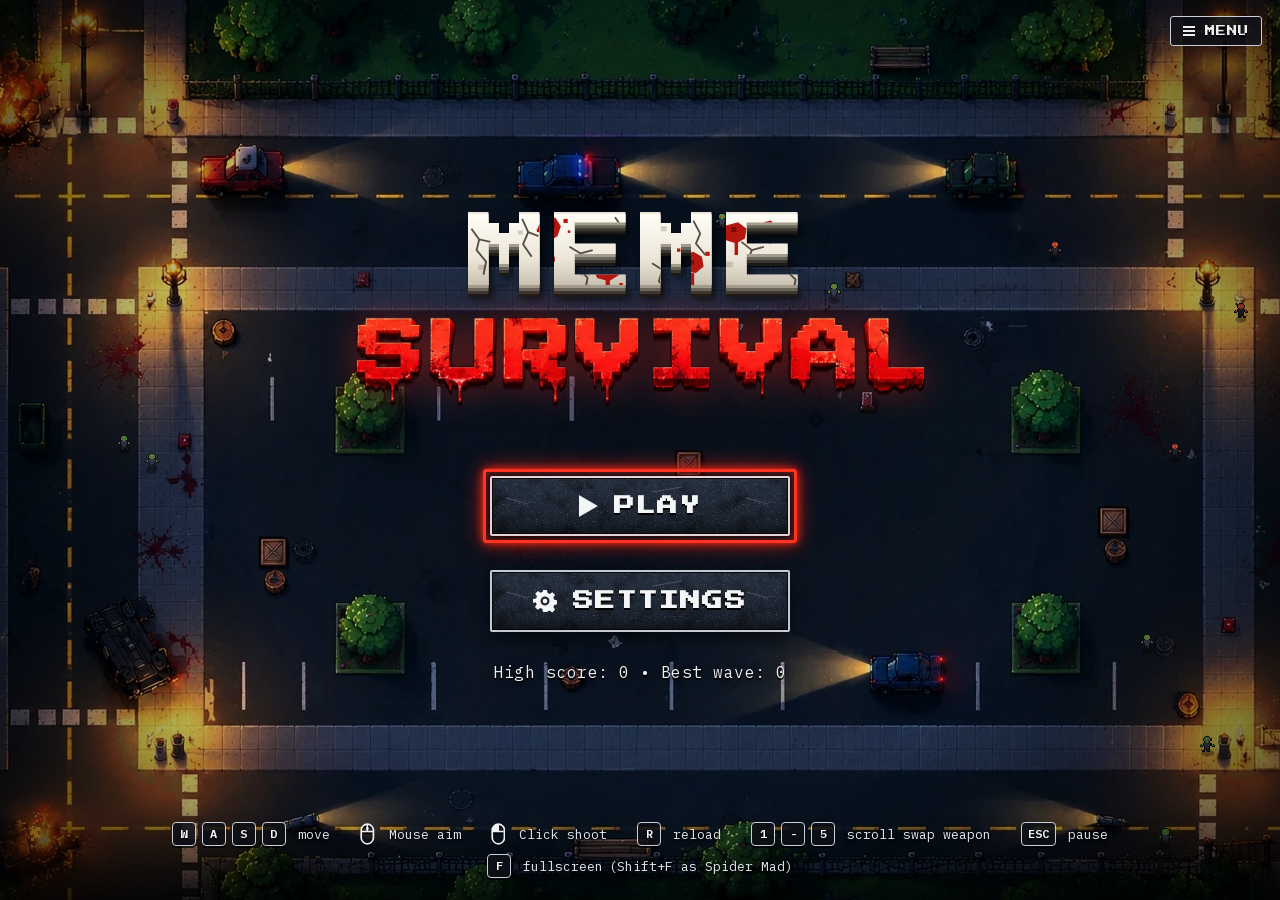
<file: index.html>
<!DOCTYPE html>
<html lang="en">
<head>
<meta charset="UTF-8">
<meta name="viewport" content="width=device-width, initial-scale=1.0, viewport-fit=cover">
<title>Meme Survival Game — Free Zombie Shooter You Play in Your Browser</title>
<meta name="description" content="Play Meme Survival free online: a top-down pixel-art zombie shooter with 24 meme survivors, wild abilities, bosses every 10 waves and 6 maps. No download.">
<meta name="google-site-verification" content="7Z9Y0VXeUMygRnuPGbUk7XBAyaawY9SrTUOT675S1NA">
<link rel="canonical" href="https://www.memesurvival.com/">
<meta name="theme-color" content="#0b0d12">
<meta property="og:type" content="website">
<meta property="og:site_name" content="Meme Survival">
<meta property="og:url" content="https://www.memesurvival.com/">
<meta property="og:title" content="Meme Survival Game — Free Zombie Shooter You Play in Your Browser">
<meta property="og:description" content="Play Meme Survival free online: a top-down pixel-art zombie shooter with 24 meme survivors, wild abilities, bosses every 10 waves and 6 maps. No download.">
<meta property="og:image" content="https://www.memesurvival.com/assets/img/og-image.jpg">
<meta property="og:image:width" content="1200">
<meta property="og:image:height" content="630">
<meta property="og:image:alt" content="Meme Survival title screen: a burning, zombie-filled city plaza at night">
<meta name="twitter:card" content="summary_large_image">
<meta name="twitter:title" content="Meme Survival Game — Free Zombie Shooter You Play in Your Browser">
<meta name="twitter:description" content="Play Meme Survival free online: a top-down pixel-art zombie shooter with 24 meme survivors, wild abilities, bosses every 10 waves and 6 maps. No download.">
<meta name="twitter:image" content="https://www.memesurvival.com/assets/img/og-image.jpg">
<meta http-equiv="Content-Security-Policy" content="default-src 'self'; script-src 'self'; style-src 'self' 'unsafe-inline'; font-src 'self'; img-src 'self' data:; media-src 'self'; connect-src 'self'; object-src 'none'; base-uri 'self'; form-action 'none'">
<link rel="icon" href="/favicon.ico" sizes="any">
<link rel="icon" type="image/png" sizes="32x32" href="/favicon-32.png">
<link rel="icon" type="image/png" sizes="48x48" href="/favicon-48.png">
<link rel="icon" type="image/png" sizes="96x96" href="/favicon-96.png">
<link rel="icon" type="image/png" sizes="192x192" href="/assets/img/icon-round-192.png">
<link rel="apple-touch-icon" href="/apple-touch-icon.png">
<link rel="manifest" href="/manifest.webmanifest">
<link rel="preload" href="/assets/fonts/press-start-2p.woff2" as="font" type="font/woff2" crossorigin>
<link rel="preload" href="/assets/fonts/ibm-plex-mono-400.woff2" as="font" type="font/woff2" crossorigin>
<link rel="preload" href="/assets/img/horror_menu.webp" as="image" fetchpriority="high">
<link rel="stylesheet" href="css/style.css?v=286">
<script src="js/sprites.js?v=286" defer></script>
<script src="js/config.js?v=286" defer></script>
<script src="js/audio.js?v=286" defer></script>
<script src="js/map.js?v=286" defer></script>
<script src="js/entities.js?v=286" defer></script>
<script src="js/touch.js?v=286" defer></script>
<script src="js/game.js?v=286" defer></script>
<script src="js/ui.js?v=286" defer></script>
<script src="js/main.js?v=286" defer></script>
<script type="application/ld+json">
{
 "@context": "https://schema.org",
 "@graph": [
  {
   "@type": "WebSite",
   "@id": "https://www.memesurvival.com/#website",
   "name": "Meme Survival",
   "alternateName": "memesurvival.com",
   "url": "https://www.memesurvival.com/",
   "publisher": {
    "@id": "https://www.memesurvival.com/#org"
   }
  },
  {
   "@type": "Organization",
   "@id": "https://www.memesurvival.com/#org",
   "name": "Meme Survival",
   "url": "https://www.memesurvival.com/",
   "logo": "https://www.memesurvival.com/assets/img/logo-round.png",
   "sameAs": [
    "https://memesurvival.itch.io/meme-survival"
   ]
  },
  {
   "@type": "VideoGame",
   "name": "Meme Survival",
   "url": "https://www.memesurvival.com/",
   "description": "Play Meme Survival free online: a top-down pixel-art zombie shooter with 24 meme survivors, wild abilities, bosses every 10 waves and 6 maps. No download.",
   "image": "https://www.memesurvival.com/assets/img/og-image.jpg",
   "genre": [
    "Shooter",
    "Survival",
    "Action",
    "Arcade"
   ],
   "gamePlatform": "Web browser",
   "applicationCategory": "Game",
   "operatingSystem": "Any",
   "playMode": "SinglePlayer",
   "inLanguage": "en",
   "offers": {
    "@type": "Offer",
    "price": "0",
    "priceCurrency": "USD"
   },
   "@id": "https://www.memesurvival.com/#game",
   "publisher": {
    "@id": "https://www.memesurvival.com/#org"
   },
   "logo": "https://www.memesurvival.com/assets/img/logo-round.png",
   "sameAs": [
    "https://memesurvival.itch.io/meme-survival"
   ]
  }
 ]
}
</script>
</head>
<body>
<noscript><p style="padding:24px;color:#e8e6dc;font-family:monospace">Meme Survival is a free top-down pixel-art zombie survival shooter that runs in your browser. Pick a survivor, three weapons and a map, then hold out against wave after wave of zombies and bosses. JavaScript is needed to play.</p></noscript>
<div id="stage">
  <div id="still" aria-hidden="true"><div class="still-blur" style="background-image:url([data-uri])"></div><div class="still-sharp"></div></div>
  <canvas id="game" width="640" height="400"></canvas>

  <!-- ============ TITLE ============ -->
  <div class="overlay show" id="ov-title">
    <h1 class="title-block">
      <span class="ttl-zombie" data-text="MEME">MEME</span>
      <img class="ttl-survival" src="assets/img/title_survival.webp" alt="SURVIVAL" width="806" height="132" draggable="false">
    </h1>
    <button class="btn primary big play-btn" data-action="play"><svg class="ico" viewBox="0 0 12 14" aria-hidden="true"><path d="M0 0L12 7L0 14z" fill="currentColor"/></svg>PLAY</button>
    <button class="btn pick-btn portal-only" data-action="setup">CHOOSE SURVIVOR &amp; MAP</button>
    <button class="btn big gear-btn" data-action="settings"><svg class="ico" viewBox="0 0 24 24" aria-hidden="true"><path fill="currentColor" fill-rule="evenodd" d="M10 1h4l.6 3.1 2.1.9 2.6-1.8 2.8 2.8-1.8 2.6.9 2.1 3.1.6v4l-3.1.6-.9 2.1 1.8 2.6-2.8 2.8-2.6-1.8-2.1.9L14 23h-4l-.6-3.1-2.1-.9-2.6 1.8-2.8-2.8 1.8-2.6-.9-2.1L0 14v-4l3.1-.6.9-2.1-1.8-2.6 2.8-2.8 2.6 1.8 2.1-.9zM12 7.5a4.5 4.5 0 1 0 0 9a4.5 4.5 0 0 0 0-9zm0 2.2a2.3 2.3 0 1 1 0 4.6a2.3 2.3 0 0 1 0-4.6z"/></svg><span class="gear-label">SETTINGS</span></button>
    <p class="hint score-line" id="titleBest">High score: 0</p>
    <details class="title-menu">
      <summary><span class="burger" aria-hidden="true"></span>MENU</summary>
      <nav class="menu-panel" aria-label="Site"><a href="/characters">CHARACTERS</a><a href="/bosses">BOSSES</a><a href="/maps">MAPS</a><a href="/faq">FAQ</a><a href="/updates">UPDATES</a><a href="https://memesurvival.itch.io/meme-survival" target="_blank" rel="noopener">ITCH.IO<span class="ext" aria-hidden="true">↗</span></a></nav>
    </details>
    <div class="keybar">
      <span><kbd>W</kbd><kbd>A</kbd><kbd>S</kbd><kbd>D</kbd> move</span>
      <span><svg class="mouse" viewBox="0 0 12 18" aria-hidden="true"><rect x="1" y="1" width="10" height="16" rx="5" fill="none" stroke="currentColor" stroke-width="1.4"/><path d="M6 1v6M1.5 7h9" stroke="currentColor" stroke-width="1.2"/><rect x="5" y="3" width="2" height="3" rx="1" fill="currentColor"/></svg> Mouse aim</span>
      <span><svg class="mouse" viewBox="0 0 12 18" aria-hidden="true"><path d="M6 1A5 5 0 0 0 1 6v1h5z" fill="currentColor"/><rect x="1" y="1" width="10" height="16" rx="5" fill="none" stroke="currentColor" stroke-width="1.4"/><path d="M6 1v6M1.5 7h9" stroke="currentColor" stroke-width="1.2"/></svg> Click shoot</span>
      <span><kbd>R</kbd> reload</span>
      <span><kbd>1</kbd><kbd>-</kbd><kbd>5</kbd> scroll swap weapon</span>
      <span><kbd>ESC</kbd> pause</span>
      <span><kbd>F</kbd> fullscreen <em>(Shift+F as Spider Mad)</em></span>
    </div>
    <p class="touch-hint"><span><i class="th-stick"></i>LEFT THUMB: MOVE</span><span><i class="th-stick th-red"></i>RIGHT THUMB: AIM + SHOOT</span><span><i class="th-btn"></i>ROUND BUTTONS: ABILITIES</span></p>
  </div>

  <!-- ============ SETUP (character / weapon / map) ============ -->
  <div class="overlay" id="ov-setup">
    <div class="setup">
      <div class="steps">
        <span class="step" data-step="0"><b>1</b> SURVIVOR</span>
        <span class="step" data-step="1"><b>2</b> WEAPON</span>
        <span class="step" data-step="2"><b>3</b> MAP</span>
      </div>
      <div class="setup-page" data-page="0">
        <h2>CHOOSE YOUR SURVIVOR</h2>
        <div class="cards" id="charCards"></div>
      </div>
      <div class="setup-page" data-page="1">
        <h2>CHOOSE 3 WEAPONS</h2>
        <p class="hint">Pick any three. The Pistol is always in your holster as a backup.<span class="keys-only"> Space toggles, Enter continues.</span> <span id="weaponCount" class="count">0 / 3 selected</span></p>
        <div class="cards" id="weaponCards"></div>
      </div>
      <div class="setup-page" data-page="2">
        <h2>CHOOSE YOUR MAP</h2>
        <div class="cards" id="mapCards"></div>
      </div>
      <div class="setup-foot">
        <button class="btn" id="setupBack">◀ BACK</button>
        <div class="loadout" id="loadoutSummary"></div>
        <button class="btn primary" id="setupNext">NEXT ▶</button>
      </div>
    </div>
  </div>

  <!-- ============ PAUSE ============ -->
  <div class="overlay" id="ov-pause">
    <h2>PAUSED</h2>
    <button class="btn primary" data-action="resume">RESUME</button>
    <button class="btn" data-action="settings">SETTINGS</button>
    <button class="btn" data-action="loadout">CHANGE LOADOUT</button>
    <button class="btn" data-action="menu">MAIN MENU</button>
  </div>

  <!-- ============ WAVE BANNER ============ -->
  <div class="overlay banner" id="ov-wave"><div class="banner-text" id="waveBannerText">WAVE 1</div><div class="banner-sub" id="waveBannerSub"></div></div>

  <!-- ============ LEVEL UP ============ -->
  <div class="overlay" id="ov-levelup">
    <h2>LEVEL UP</h2>
    <p class="hint">Choose one upgrade</p>
    <div class="upgrade-cards" id="levelupCards"></div>
  </div>

  <!-- ============ GAME OVER ============ -->
  <div class="overlay" id="ov-gameover">
    <div class="go-title">GAME OVER</div>
    <div class="go-stats">
      <div><span id="goWaves">You survived 0 waves</span></div>
      <div class="go-score">Score: <span id="goScore">0</span></div>
      <div class="go-new" id="goNew">★ NEW HIGH SCORE ★</div>
      <div class="go-grid" id="goGrid"></div>
    </div>
    <div class="row">
      <button class="btn danger" data-action="retry">RETRY</button>
      <button class="btn" data-action="loadout">CHANGE LOADOUT</button>
      <button class="btn" data-action="menu">MAIN MENU</button>
    </div>
  </div>

  <!-- ============ SUPPLY CART ============ -->
  <div class="overlay" id="ov-shop">
    <div class="cart">
      <header><canvas id="cartIcon" width="14" height="12"></canvas><span>SUPPLY CART</span><span class="coins"><span id="cartCoinIcon"></span> <b id="cartCoins">0</b></span><button class="icon-btn close" data-action="closeshop">✕</button></header>
      <p class="hint">Spend the coins you collected this run. Game is paused.<span class="keys-only"> <kbd>B</kbd> / <kbd>ESC</kbd> closes.</span></p>
      <h3>AMMO</h3>
      <div class="cart-grid" id="cartAmmo"></div>
      <h3>MEDICAL</h3>
      <div class="cart-grid" id="cartHealth"></div>
      <h3>WEAPONS</h3>
      <div class="cart-grid" id="cartWeapons"></div>
      <div class="cart-foot"><button class="btn primary" data-action="closeshop">BACK TO THE FIGHT</button></div>
    </div>
  </div>

  <!-- ============ SETTINGS ============ -->
  <div class="modal" id="modal-settings">
    <div class="modal-box">
      <header>SETTINGS<button class="icon-btn close" data-close>✕</button></header>
      <div class="setting touch-only"><span>Touch controls</span><button class="btn small" id="editHud">EDIT CONTROLS</button></div>
      <label class="setting"><span>SFX Volume</span><input type="range" id="setSfx" min="0" max="100" value="70"></label>
      <label class="setting"><span>Music Volume</span><input type="range" id="setMusic" min="0" max="100" value="40"></label>
      <label class="setting"><span>Screen Shake</span><input type="checkbox" id="setShake" checked></label>
      <label class="setting"><span>Blood &amp; Gore</span><input type="checkbox" id="setBlood" checked></label>
      <label class="setting"><span>Show FPS</span><input type="checkbox" id="setFps"></label>
      <label class="setting keys-only-flex"><span>Aim Line</span><input type="checkbox" id="setAimLine" checked></label>
      <label class="setting"><span>Minimap</span><input type="checkbox" id="setMinimap" checked></label>
      <div class="setting-actions"><button class="btn danger small" id="resetProgress">RESET HIGH SCORE</button></div>
    </div>
  </div>

  <!-- ============ ADMIN PANEL (Ctrl+Shift+\) ============ -->
  <div class="modal" id="modal-admin">
    <div class="modal-box admin">
      <header>ADMIN PANEL <span class="adm-tag">runs with cheats don't save a high score</span><button class="icon-btn close" data-close>✕</button></header>
      <h3>WAVE</h3>
      <div class="adm-row"><input type="number" id="admWave" min="1" max="999" value="10"><button class="btn small" id="admGo">GO TO WAVE</button>
        <button class="btn small" data-wave="8">8 · BLACKOUT</button><button class="btn small" data-wave="10">10</button><button class="btn small" data-wave="20">20</button><button class="btn small" data-wave="40">40</button><button class="btn small" data-wave="100">100</button></div>
      <h3>SPAWN BOSS</h3>
      <div class="adm-row" id="admBosses"></div>
      <h3>SPAWN ZOMBIES</h3>
      <div class="adm-row"><input type="number" id="admCount" min="1" max="200" value="10"><select id="admType"><option>normal</option><option>fast</option><option>tank</option><option>exploder</option></select><button class="btn small" id="admSpawn">SPAWN</button><button class="btn small" id="admClear">KILL ALL</button></div>
      <h3>CHEATS</h3>
      <div class="adm-row">
        <label class="adm-toggle"><input type="checkbox" id="admGod"> God mode</label>
        <label class="adm-toggle"><input type="checkbox" id="admAmmo"> Infinite ammo</label>
        <button class="btn small" id="admCoins">+500 COINS</button><button class="btn small" id="admHeal">FULL HEAL</button>
        <button class="btn small" id="admGuns">ALL GUNS</button><button class="btn small" id="admReady">ABILITIES READY</button><button class="btn small" id="admLevel">+ LEVEL UP</button>
      </div>
      <p class="hint">Cmd+Shift+\ (Ctrl+Shift+\ on Windows) toggles this panel. ESC closes it.</p>
    </div>
  </div>

  <div class="toast" id="toast"></div>
  <div id="rotate" aria-hidden="true"><svg viewBox="0 0 48 48" width="64" height="64"><rect x="15" y="4" width="18" height="32" rx="3" fill="none" stroke="currentColor" stroke-width="3"/><path d="M8 40a18 18 0 0 0 30 2" fill="none" stroke="currentColor" stroke-width="3"/><path d="M38 36v7h-7" fill="none" stroke="currentColor" stroke-width="3"/></svg><b>TURN YOUR PHONE SIDEWAYS</b><span>Meme Survival plays in landscape</span><small class="rot-lock">Screen won't rotate? Turn off <b>rotation lock</b> (portrait lock) in your quick settings, then turn your phone.</small></div>
  <div id="jumpscare" aria-hidden="true">
    <div class="js-static"></div>
    <div class="js-jolt"><div class="js-face"><img class="js-ghost js-r" alt=""><img class="js-ghost js-c" alt=""><img id="jumpscareImg" alt=""></div></div>
    <div class="js-red"></div>
  </div>
</div>

</body>
</html>
</file>
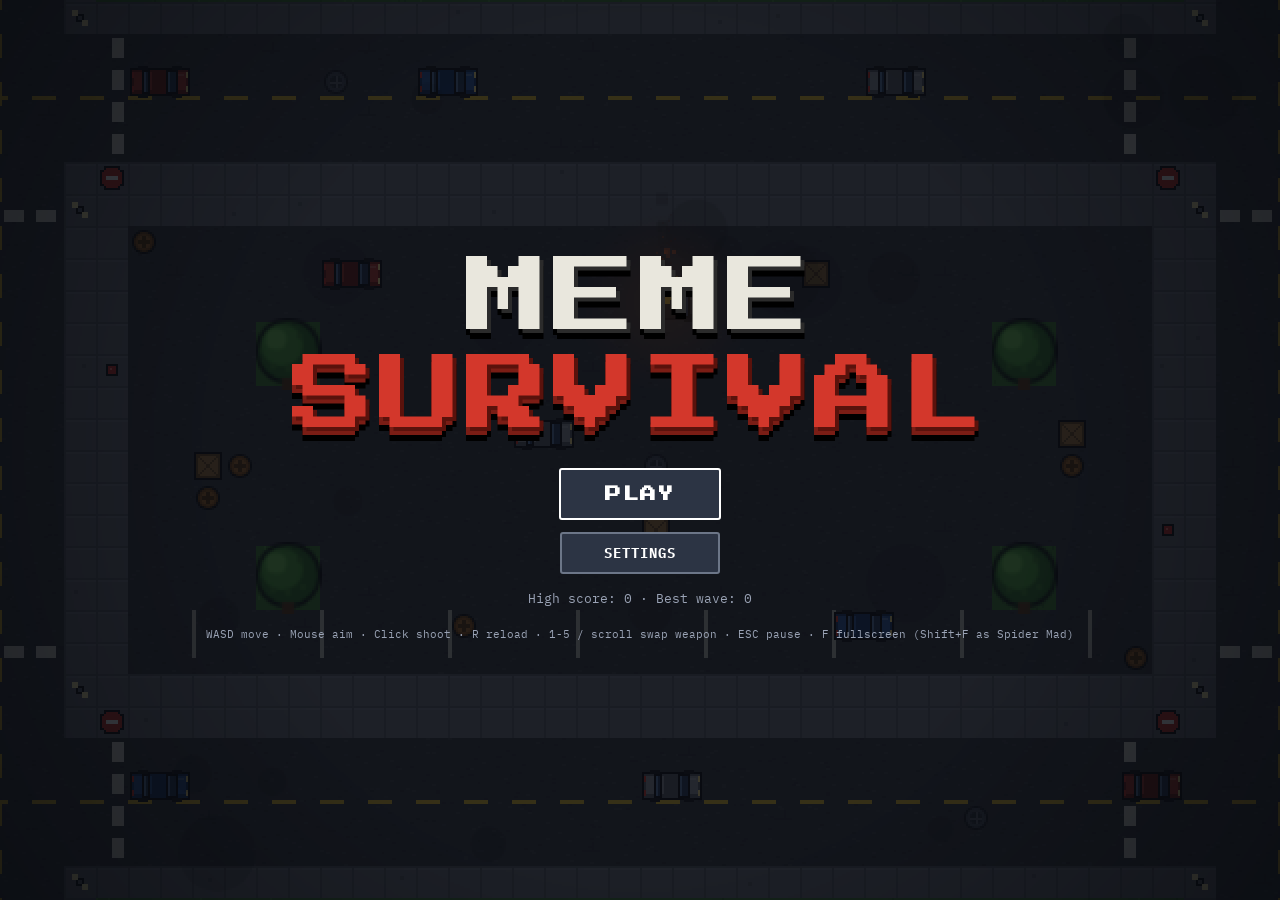
<file: MEME SURVIVAL/index.html>
<!DOCTYPE html>
<html lang="en">
<head>
<meta charset="UTF-8">
<meta name="viewport" content="width=device-width, initial-scale=1.0">
<title>Meme Survival</title>
<meta name="description" content="Meme Survival — a top-down pixel-art zombie survival shooter. Pick a survivor, three weapons and a map, then survive as many waves as you can.">
<link rel="icon" href="data:image/svg+xml,%3Csvg xmlns='http://www.w3.org/2000/svg' viewBox='0 0 32 32'%3E%3Ctext y='26' font-size='26'%3E%F0%9F%A7%9F%3C/text%3E%3C/svg%3E">
<link rel="preconnect" href="https://fonts.googleapis.com">
<link href="https://fonts.googleapis.com/css2?family=IBM+Plex+Mono:wght@400;600;700&family=Press+Start+2P&display=swap" rel="stylesheet">
<link rel="stylesheet" href="css/style.css?v=71">
</head>
<body>
<div id="stage">
  <canvas id="game" width="640" height="400"></canvas>

  <!-- ============ TITLE ============ -->
  <div class="overlay show" id="ov-title">
    <div class="title-block">
      <div class="ttl-zombie">MEME</div>
      <div class="ttl-survival">SURVIVAL</div>
    </div>
    <button class="btn primary big" data-action="play">PLAY</button>
    <button class="btn" data-action="settings">SETTINGS</button>
    <p class="hint" id="titleBest">High score: 0</p>
    <p class="hint small">WASD move · Mouse aim · Click shoot · R reload · 1-5 / scroll swap weapon · ESC pause · F fullscreen (Shift+F as Spider Mad)</p>
  </div>

  <!-- ============ SETUP (character / weapon / map) ============ -->
  <div class="overlay" id="ov-setup">
    <div class="setup">
      <div class="steps">
        <span class="step" data-step="0"><b>1</b> SURVIVOR</span>
        <span class="step" data-step="1"><b>2</b> WEAPON</span>
        <span class="step" data-step="2"><b>3</b> MAP</span>
      </div>
      <div class="setup-page" data-page="0">
        <h2>CHOOSE YOUR SURVIVOR</h2>
        <div class="cards" id="charCards"></div>
      </div>
      <div class="setup-page" data-page="1">
        <h2>CHOOSE 3 WEAPONS</h2>
        <p class="hint">Pick any three. The Pistol is always in your holster as a backup. Space toggles, Enter continues. <span id="weaponCount" class="count">0 / 3 selected</span></p>
        <div class="cards" id="weaponCards"></div>
      </div>
      <div class="setup-page" data-page="2">
        <h2>CHOOSE YOUR MAP</h2>
        <div class="cards" id="mapCards"></div>
      </div>
      <div class="setup-foot">
        <button class="btn" id="setupBack">◀ BACK</button>
        <div class="loadout" id="loadoutSummary"></div>
        <button class="btn primary" id="setupNext">NEXT ▶</button>
      </div>
    </div>
  </div>

  <!-- ============ PAUSE ============ -->
  <div class="overlay" id="ov-pause">
    <h2>PAUSED</h2>
    <button class="btn primary" data-action="resume">RESUME</button>
    <button class="btn" data-action="settings">SETTINGS</button>
    <button class="btn" data-action="loadout">CHANGE LOADOUT</button>
    <button class="btn" data-action="menu">MAIN MENU</button>
  </div>

  <!-- ============ WAVE BANNER ============ -->
  <div class="overlay banner" id="ov-wave"><div class="banner-text" id="waveBannerText">WAVE 1</div><div class="banner-sub" id="waveBannerSub"></div></div>

  <!-- ============ LEVEL UP ============ -->
  <div class="overlay" id="ov-levelup">
    <h2>LEVEL UP</h2>
    <p class="hint">Choose one upgrade</p>
    <div class="upgrade-cards" id="levelupCards"></div>
  </div>

  <!-- ============ GAME OVER ============ -->
  <div class="overlay" id="ov-gameover">
    <div class="go-title">GAME OVER</div>
    <div class="go-stats">
      <div><span id="goWaves">You survived 0 waves</span></div>
      <div class="go-score">Score: <span id="goScore">0</span></div>
      <div class="go-new" id="goNew">★ NEW HIGH SCORE ★</div>
      <div class="go-grid" id="goGrid"></div>
    </div>
    <div class="row">
      <button class="btn danger" data-action="retry">RETRY</button>
      <button class="btn" data-action="loadout">CHANGE LOADOUT</button>
      <button class="btn" data-action="menu">MAIN MENU</button>
    </div>
  </div>

  <!-- ============ SUPPLY CART ============ -->
  <div class="overlay" id="ov-shop">
    <div class="cart">
      <header><canvas id="cartIcon" width="14" height="12"></canvas><span>SUPPLY CART</span><span class="coins"><span id="cartCoinIcon"></span> <b id="cartCoins">0</b></span><button class="icon-btn close" data-action="closeshop">✕</button></header>
      <p class="hint">Spend the coins you collected this run. Game is paused. <kbd>B</kbd> / <kbd>ESC</kbd> closes.</p>
      <h3>AMMO</h3>
      <div class="cart-grid" id="cartAmmo"></div>
      <h3>MEDICAL</h3>
      <div class="cart-grid" id="cartHealth"></div>
      <h3>WEAPONS</h3>
      <div class="cart-grid" id="cartWeapons"></div>
      <div class="cart-foot"><button class="btn primary" data-action="closeshop">BACK TO THE FIGHT</button></div>
    </div>
  </div>

  <!-- ============ SETTINGS ============ -->
  <div class="modal" id="modal-settings">
    <div class="modal-box">
      <header>SETTINGS<button class="icon-btn close" data-close>✕</button></header>
      <label class="setting"><span>SFX Volume</span><input type="range" id="setSfx" min="0" max="100" value="70"></label>
      <label class="setting"><span>Music Volume</span><input type="range" id="setMusic" min="0" max="100" value="40"></label>
      <label class="setting"><span>Screen Shake</span><input type="checkbox" id="setShake" checked></label>
      <label class="setting"><span>Blood &amp; Gore</span><input type="checkbox" id="setBlood" checked></label>
      <label class="setting"><span>Show FPS</span><input type="checkbox" id="setFps"></label>
      <label class="setting"><span>Aim Line</span><input type="checkbox" id="setAimLine" checked></label>
      <label class="setting"><span>Minimap</span><input type="checkbox" id="setMinimap" checked></label>
      <div class="setting-actions"><button class="btn danger small" id="resetProgress">RESET HIGH SCORE</button></div>
    </div>
  </div>

  <!-- ============ ADMIN PANEL (Ctrl+Shift+A) ============ -->
  <div class="modal" id="modal-admin">
    <div class="modal-box admin">
      <header>ADMIN PANEL <span class="adm-tag">runs with cheats don't save a high score</span><button class="icon-btn close" data-close>✕</button></header>
      <h3>WAVE</h3>
      <div class="adm-row"><input type="number" id="admWave" min="1" max="999" value="10"><button class="btn small" id="admGo">GO TO WAVE</button>
        <button class="btn small" data-wave="8">8 · BLACKOUT</button><button class="btn small" data-wave="10">10</button><button class="btn small" data-wave="20">20</button><button class="btn small" data-wave="40">40</button><button class="btn small" data-wave="100">100</button></div>
      <h3>SPAWN BOSS</h3>
      <div class="adm-row" id="admBosses"></div>
      <h3>SPAWN ZOMBIES</h3>
      <div class="adm-row"><input type="number" id="admCount" min="1" max="200" value="10"><select id="admType"><option>normal</option><option>fast</option><option>tank</option><option>exploder</option></select><button class="btn small" id="admSpawn">SPAWN</button><button class="btn small" id="admClear">KILL ALL</button></div>
      <h3>CHEATS</h3>
      <div class="adm-row">
        <label class="adm-toggle"><input type="checkbox" id="admGod"> God mode</label>
        <label class="adm-toggle"><input type="checkbox" id="admAmmo"> Infinite ammo</label>
        <button class="btn small" id="admCoins">+500 COINS</button><button class="btn small" id="admHeal">FULL HEAL</button>
        <button class="btn small" id="admGuns">ALL GUNS</button><button class="btn small" id="admReady">ABILITIES READY</button><button class="btn small" id="admLevel">+ LEVEL UP</button>
      </div>
      <p class="hint">Ctrl+Shift+A (or Cmd+Shift+A / the ` backtick key) toggles this panel. ESC closes it.</p>
    </div>
  </div>

  <div class="toast" id="toast"></div>
</div>

<script src="js/sprites.js?v=71"></script>
<script src="js/config.js?v=71"></script>
<script src="js/audio.js?v=71"></script>
<script src="js/map.js?v=71"></script>
<script src="js/entities.js?v=71"></script>
<script src="js/game.js?v=71"></script>
<script src="js/ui.js?v=71"></script>
<script src="js/main.js?v=71"></script>
</body>
</html>
</file>
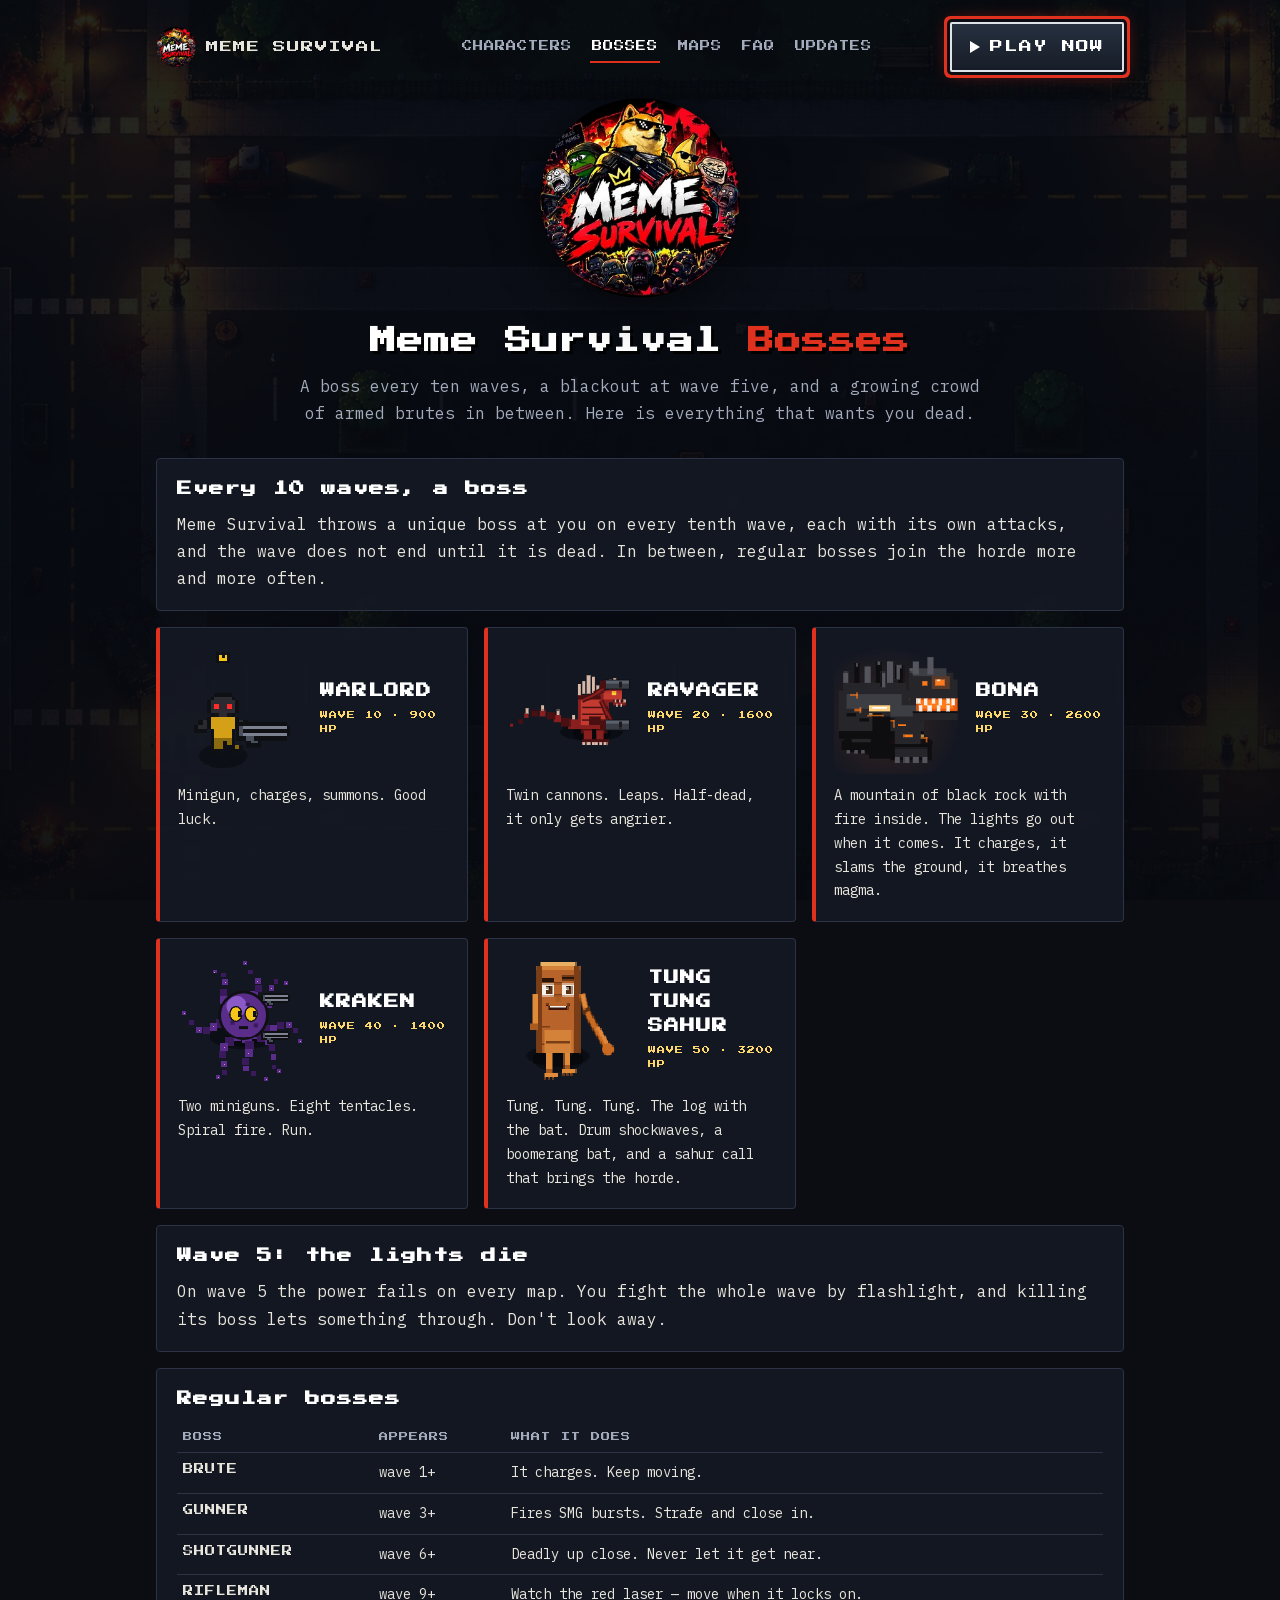
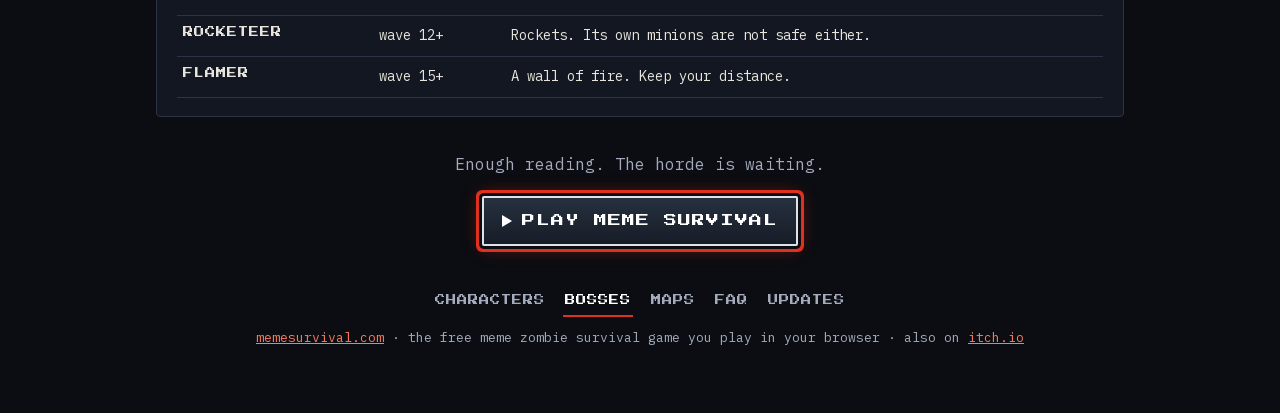
<file: bosses.html>
<!DOCTYPE html>
<html lang="en">
<head>
<meta charset="UTF-8">
<meta name="viewport" content="width=device-width, initial-scale=1.0">
<title>Meme Survival Bosses: Warlord, Bona, Kraken &amp; Tung Tung Sahur</title>
<meta name="description" content="Every boss in Meme Survival, the free browser zombie game: Warlord, Ravager, Bona, Kraken, Tung Tung Sahur, plus the wave 5 blackout.">
<meta http-equiv="Content-Security-Policy" content="default-src 'self'; script-src 'self'; style-src 'self' 'unsafe-inline'; font-src 'self'; img-src 'self' data:; media-src 'self'; connect-src 'self'; object-src 'none'; base-uri 'self'; form-action 'none'">
<link rel="canonical" href="https://www.memesurvival.com/bosses">
<meta name="theme-color" content="#0b0d12">
<meta property="og:type" content="article">
<meta property="og:site_name" content="Meme Survival">
<meta property="og:url" content="https://www.memesurvival.com/bosses">
<meta property="og:title" content="Meme Survival Bosses: Warlord, Bona, Kraken &amp; Tung Tung Sahur">
<meta property="og:description" content="Every boss in Meme Survival, the free browser zombie game: Warlord, Ravager, Bona, Kraken, Tung Tung Sahur, plus the wave 5 blackout.">
<meta property="og:image" content="https://www.memesurvival.com/assets/img/og-image.jpg">
<meta property="og:image:width" content="1200">
<meta property="og:image:height" content="630">
<meta name="twitter:card" content="summary_large_image">
<meta name="twitter:title" content="Meme Survival Bosses: Warlord, Bona, Kraken &amp; Tung Tung Sahur">
<meta name="twitter:description" content="Every boss in Meme Survival, the free browser zombie game: Warlord, Ravager, Bona, Kraken, Tung Tung Sahur, plus the wave 5 blackout.">
<meta name="twitter:image" content="https://www.memesurvival.com/assets/img/og-image.jpg">
<link rel="icon" href="/favicon.ico" sizes="any">
<link rel="icon" type="image/png" sizes="32x32" href="/favicon-32.png">
<link rel="icon" type="image/png" sizes="48x48" href="/favicon-48.png">
<link rel="apple-touch-icon" href="/apple-touch-icon.png">
<link rel="manifest" href="/manifest.webmanifest">
<link rel="preload" href="/assets/fonts/press-start-2p.woff2" as="font" type="font/woff2" crossorigin>
<link rel="preload" href="/assets/fonts/ibm-plex-mono-400.woff2" as="font" type="font/woff2" crossorigin>
<style>
@font-face{font-family:'Press Start 2P';font-weight:400;font-display:swap;src:url(/assets/fonts/press-start-2p.woff2) format('woff2')}
@font-face{font-family:'IBM Plex Mono';font-weight:400;font-display:swap;src:url(/assets/fonts/ibm-plex-mono-400.woff2) format('woff2')}
@font-face{font-family:'IBM Plex Mono';font-weight:700;font-display:swap;src:url(/assets/fonts/ibm-plex-mono-700.woff2) format('woff2')}
:root{--bg:#0b0d12;--panel:rgba(21,26,37,.88);--line:#2b3345;--text:#e8e6dc;--muted:#a3abbc;--red:#e0301e;--link:#ff7a5c}
*{box-sizing:border-box;margin:0;padding:0}
html{scroll-behavior:smooth}
body{background:var(--bg) url(/assets/img/horror_menu.webp) center top/cover fixed;color:var(--text);font:16px/1.7 'IBM Plex Mono',ui-monospace,Menlo,Consolas,monospace}
body::before{content:"";position:fixed;inset:0;background:linear-gradient(rgba(8,10,16,.86),rgba(8,10,16,.94));z-index:-1}
a{color:var(--link)}
.px{font-family:'Press Start 2P',monospace;letter-spacing:1px}
.wrap{max-width:1000px;margin:0 auto;padding:22px 16px 64px}
header{display:flex;align-items:center;justify-content:space-between;gap:14px;flex-wrap:wrap;margin-bottom:26px}
.home{display:flex;align-items:center;gap:10px;color:var(--text);text-decoration:none;font-size:12px}
.home img{width:40px;height:40px}
.nav{display:flex;gap:6px 16px;flex-wrap:wrap;font-size:10px}
.nav a{color:var(--muted);text-decoration:none;padding:6px 2px;border-bottom:2px solid transparent}
.nav a:hover,.nav a[aria-current]{color:#fff;border-bottom-color:var(--red)}
.play{display:inline-flex;align-items:center;gap:10px;font-size:13px;color:#fff;text-decoration:none;background:linear-gradient(#26303f,#171d28);border:2px solid #dfe2e8;padding:12px 18px;border-radius:2px;box-shadow:0 0 0 3px var(--bg),0 0 0 6px var(--red),0 0 18px rgba(255,40,20,.55)}
.play:hover{background:linear-gradient(#324057,#1e2635)}
.play::before{content:"";border-left:10px solid #fff;border-top:6px solid transparent;border-bottom:6px solid transparent}
.hero{text-align:center;margin-bottom:30px}
.hero img{width:min(200px,50vw);height:auto;filter:drop-shadow(0 8px 24px rgba(0,0,0,.6))}
h1{font-size:clamp(17px,3.6vw,26px);line-height:1.5;margin:16px 0 12px;color:#fff;text-shadow:3px 3px 0 #000}
h1 span{color:var(--red)}
.lede{color:var(--muted);max-width:680px;margin:0 auto}
.panel{background:var(--panel);border:1px solid var(--line);border-radius:4px;padding:18px 20px;margin-bottom:16px;scroll-margin-top:16px}
.panel h2,.card h2{font-size:clamp(12px,2.2vw,15px);line-height:1.6;color:#fff;margin-bottom:10px}
.toc{columns:2 220px;margin:10px 0 0 20px}
.toc li{margin:3px 0}
.grid{display:grid;grid-template-columns:repeat(auto-fill,minmax(300px,1fr));gap:16px}
.card{background:var(--panel);border:1px solid var(--line);border-left:4px solid var(--red);border-radius:4px;padding:18px;scroll-margin-top:16px}
.card .top{display:flex;gap:14px;align-items:center;margin-bottom:10px}
.card .top img{width:96px;height:96px;flex:0 0 96px;image-rendering:pixelated;background:#0e1118;border:1px solid var(--line);border-radius:3px}
.card .top h2{margin:0}
.tag{display:inline-block;font-size:8px;color:#ffd86b;margin-top:6px}
.chips{display:flex;gap:6px;flex-wrap:wrap;margin:6px 0 8px}
.chip{font-size:8px;color:#fff;background:#3a1512;border:1px solid var(--red);padding:5px 7px;border-radius:2px}
.stats{color:var(--muted);font-size:13px;margin-top:8px}
.card p{font-size:14px}
.wide img{width:100%;height:auto;display:block;border:1px solid var(--line);border-radius:3px;margin-bottom:12px}
.card.boss .top img{width:128px;height:128px;flex:0 0 128px;background:transparent;border:0}
table{width:100%;border-collapse:collapse;font-size:14px}
td,th{text-align:left;padding:8px 6px;border-bottom:1px solid var(--line);vertical-align:top}
th{font-size:9px;color:var(--muted);font-weight:400}
.log h2{font-size:12px;color:#ffd86b}
.log ul{margin:8px 0 0 20px}
.log li{margin:6px 0;font-size:14px}
.qa{border-left:4px solid var(--red)}
.qa p+p{margin-top:10px}
.qa ul{margin:10px 0 0 20px}
.qa li{margin:5px 0}
kbd{font:600 12px/1 'IBM Plex Mono',monospace;background:#0e1118;border:1.5px solid #c9ced8;border-radius:4px;padding:3px 6px}
.cta{text-align:center;margin-top:34px}
.cta p{color:var(--muted);margin-bottom:18px}
footer{text-align:center;color:var(--muted);font-size:13px;margin-top:40px}
footer .nav{justify-content:center;margin-bottom:10px}
@media (max-width:640px){header{flex-direction:column}.card .top img{width:80px;height:80px;flex-basis:80px}}
</style>
<script type="application/ld+json">
{
 "@context": "https://schema.org",
 "@graph": [
  {
   "@type": "ItemList",
   "name": "Meme Survival bosses",
   "numberOfItems": 5,
   "itemListElement": [
    {
     "@type": "ListItem",
     "position": 1,
     "name": "Warlord",
     "url": "https://www.memesurvival.com/bosses#warlord"
    },
    {
     "@type": "ListItem",
     "position": 2,
     "name": "Ravager",
     "url": "https://www.memesurvival.com/bosses#ravager"
    },
    {
     "@type": "ListItem",
     "position": 3,
     "name": "Bona",
     "url": "https://www.memesurvival.com/bosses#bona"
    },
    {
     "@type": "ListItem",
     "position": 4,
     "name": "Kraken",
     "url": "https://www.memesurvival.com/bosses#kraken"
    },
    {
     "@type": "ListItem",
     "position": 5,
     "name": "Tung Tung Sahur",
     "url": "https://www.memesurvival.com/bosses#sahur"
    }
   ]
  },
  {
   "@type": "BreadcrumbList",
   "itemListElement": [
    {
     "@type": "ListItem",
     "position": 1,
     "name": "Meme Survival",
     "item": "https://www.memesurvival.com/"
    },
    {
     "@type": "ListItem",
     "position": 2,
     "name": "Bosses",
     "item": "https://www.memesurvival.com/bosses"
    }
   ]
  }
 ]
}
</script>
</head>
<body>
<div class="wrap">
  <header>
    <a class="home px" href="/"><img src="/assets/img/logo-round-320.webp" alt="" width="40" height="40">MEME SURVIVAL</a>
    <nav class="nav px" aria-label="Site"><a href="/characters">CHARACTERS</a><a href="/bosses" aria-current="page">BOSSES</a><a href="/maps">MAPS</a><a href="/faq">FAQ</a><a href="/updates">UPDATES</a></nav>
    <a class="play px" href="/play">PLAY NOW</a>
  </header>
  <main>
    <div class="hero">
      <img src="/assets/img/logo-round-320.webp" alt="Meme Survival logo" width="320" height="320">
      <h1 class="px">Meme Survival <span>Bosses</span></h1>
      <p class="lede">A boss every ten waves, a blackout at wave five, and a growing crowd of armed brutes in between. Here is everything that wants you dead.</p>
    </div>
    <section class="panel"><h2 class="px">Every 10 waves, a boss</h2>
      <p>Meme Survival throws a unique boss at you on every tenth wave, each with its own attacks, and the wave does not end until it is dead. In between, regular bosses join the horde more and more often.</p></section>
    <div class="grid">
    <article class="card boss" id="warlord">
      <div class="top"><img src="/assets/img/site/boss_warlord.png?v=be91ee77" alt="Warlord, the wave 10 boss in Meme Survival" width="128" height="128" loading="lazy">
        <div><h2 class="px">WARLORD</h2><span class="tag px">WAVE 10 · 900 HP</span></div></div>
      <p>Minigun, charges, summons. Good luck.</p>
    </article>
    <article class="card boss" id="ravager">
      <div class="top"><img src="/assets/img/site/boss_ravager.png?v=a53b2bf9" alt="Ravager, the wave 20 boss in Meme Survival" width="128" height="128" loading="lazy">
        <div><h2 class="px">RAVAGER</h2><span class="tag px">WAVE 20 · 1600 HP</span></div></div>
      <p>Twin cannons. Leaps. Half-dead, it only gets angrier.</p>
    </article>
    <article class="card boss" id="bona">
      <div class="top"><img src="/assets/img/site/boss_bona.png?v=995b292a" alt="Bona, the wave 30 boss in Meme Survival" width="128" height="128" loading="lazy">
        <div><h2 class="px">BONA</h2><span class="tag px">WAVE 30 · 2600 HP</span></div></div>
      <p>A mountain of black rock with fire inside. The lights go out when it comes. It charges, it slams the ground, it breathes magma.</p>
    </article>
    <article class="card boss" id="kraken">
      <div class="top"><img src="/assets/img/site/boss_kraken.png?v=c7173ee1" alt="Kraken, the wave 40 boss in Meme Survival" width="128" height="128" loading="lazy">
        <div><h2 class="px">KRAKEN</h2><span class="tag px">WAVE 40 · 1400 HP</span></div></div>
      <p>Two miniguns. Eight tentacles. Spiral fire. Run.</p>
    </article>
    <article class="card boss" id="sahur">
      <div class="top"><img src="/assets/img/site/boss_sahur.png?v=d1ec80cd" alt="Tung Tung Sahur, the wave 50 boss in Meme Survival" width="128" height="128" loading="lazy">
        <div><h2 class="px">TUNG TUNG SAHUR</h2><span class="tag px">WAVE 50 · 3200 HP</span></div></div>
      <p>Tung. Tung. Tung. The log with the bat. Drum shockwaves, a boomerang bat, and a sahur call that brings the horde.</p>
    </article>
    </div>
    <section class="panel" style="margin-top:16px" id="wave-5"><h2 class="px">Wave 5: the lights die</h2>
      <p>On wave 5 the power fails on every map. You fight the whole wave by flashlight, and killing its boss lets something through. Don't look away.</p></section>
    <section class="panel" id="regular"><h2 class="px">Regular bosses</h2>
      <table><tr><th class="px">BOSS</th><th class="px">APPEARS</th><th class="px">WHAT IT DOES</th></tr><tr><td class="px" style="font-size:10px">BRUTE</td><td>wave 1+</td><td>It charges. Keep moving.</td></tr><tr><td class="px" style="font-size:10px">GUNNER</td><td>wave 3+</td><td>Fires SMG bursts. Strafe and close in.</td></tr><tr><td class="px" style="font-size:10px">SHOTGUNNER</td><td>wave 6+</td><td>Deadly up close. Never let it get near.</td></tr><tr><td class="px" style="font-size:10px">RIFLEMAN</td><td>wave 9+</td><td>Watch the red laser — move when it locks on.</td></tr><tr><td class="px" style="font-size:10px">ROCKETEER</td><td>wave 12+</td><td>Rockets. Its own minions are not safe either.</td></tr><tr><td class="px" style="font-size:10px">FLAMER</td><td>wave 15+</td><td>A wall of fire. Keep your distance.</td></tr></table></section>
    <div class="cta">
      <p>Enough reading. The horde is waiting.</p>
      <a class="play px" href="/play">PLAY MEME SURVIVAL</a>
    </div>
  </main>
  <footer><nav class="nav px" aria-label="Site"><a href="/characters">CHARACTERS</a><a href="/bosses" aria-current="page">BOSSES</a><a href="/maps">MAPS</a><a href="/faq">FAQ</a><a href="/updates">UPDATES</a></nav><a href="/">memesurvival.com</a> · the free meme zombie survival game you play in your browser · also on <a href="https://memesurvival.itch.io/meme-survival" target="_blank" rel="noopener">itch.io</a></footer>
</div>
</body>
</html>
</file>
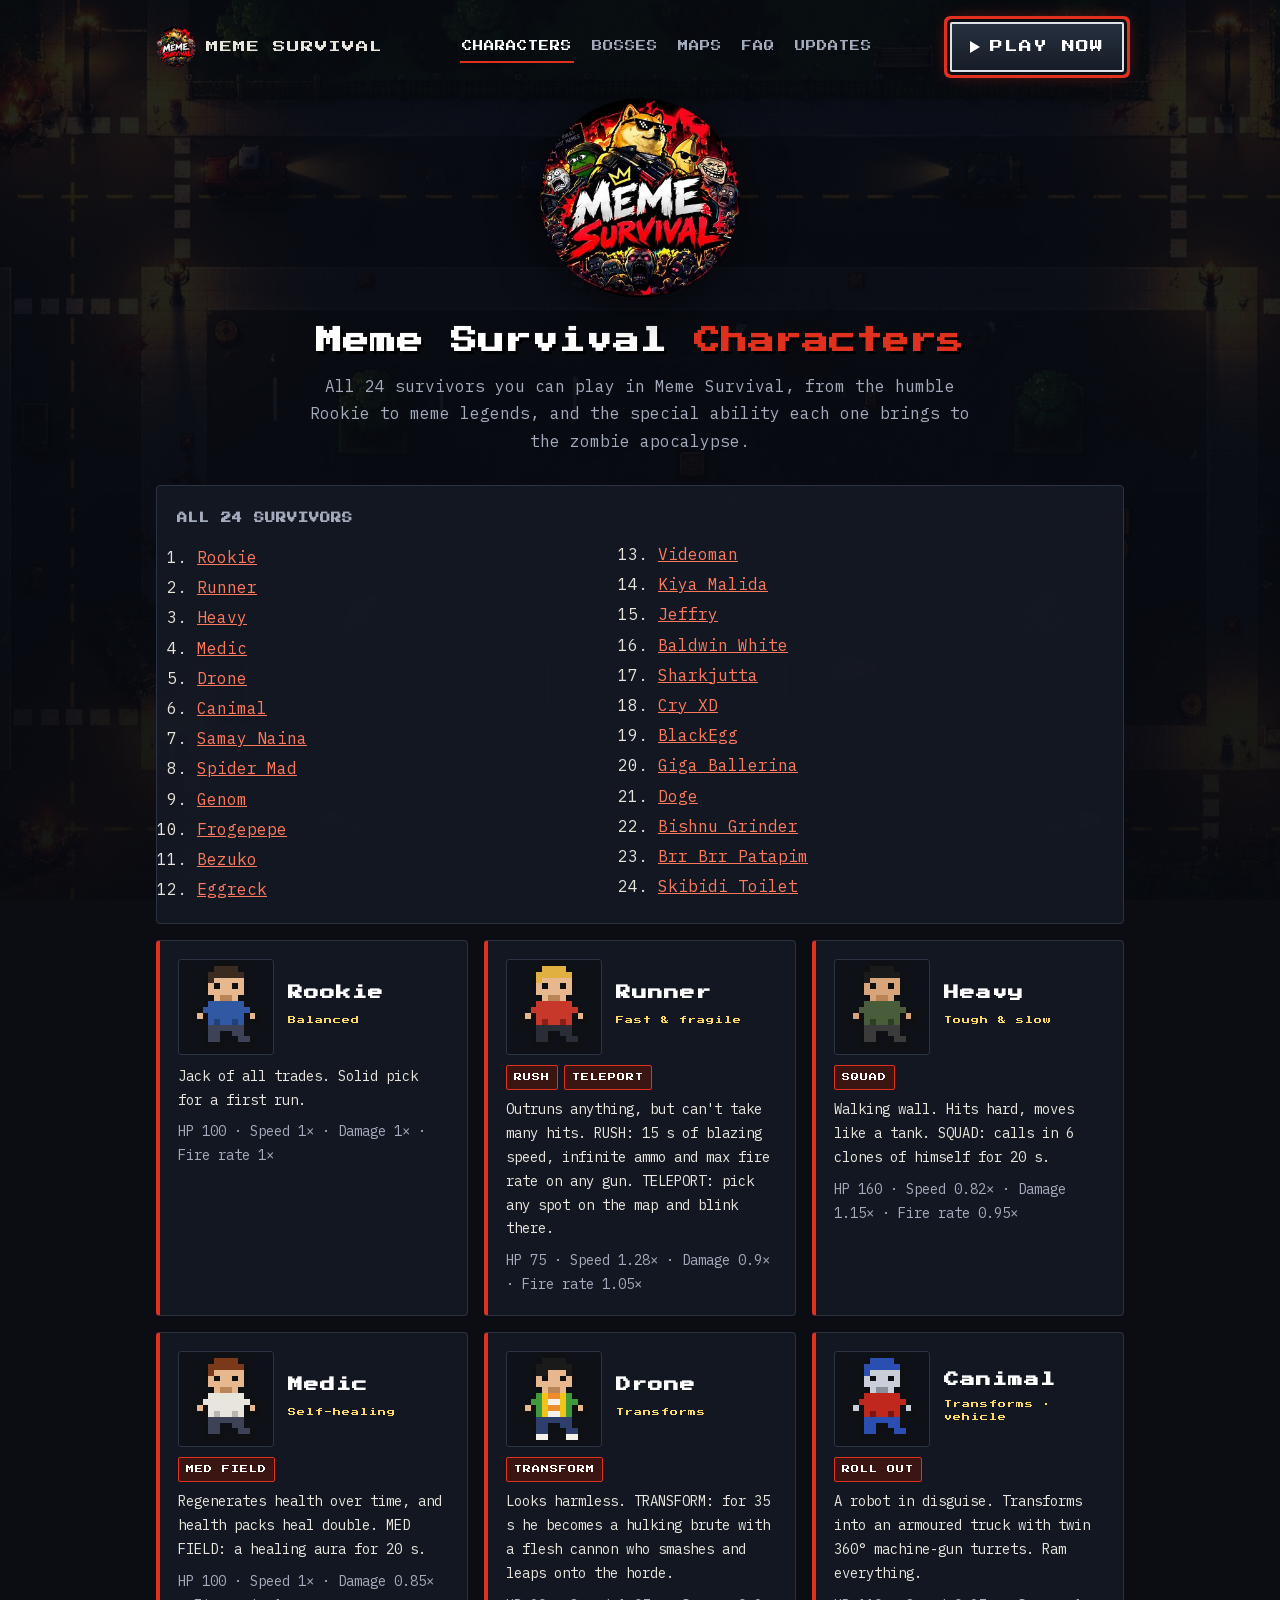
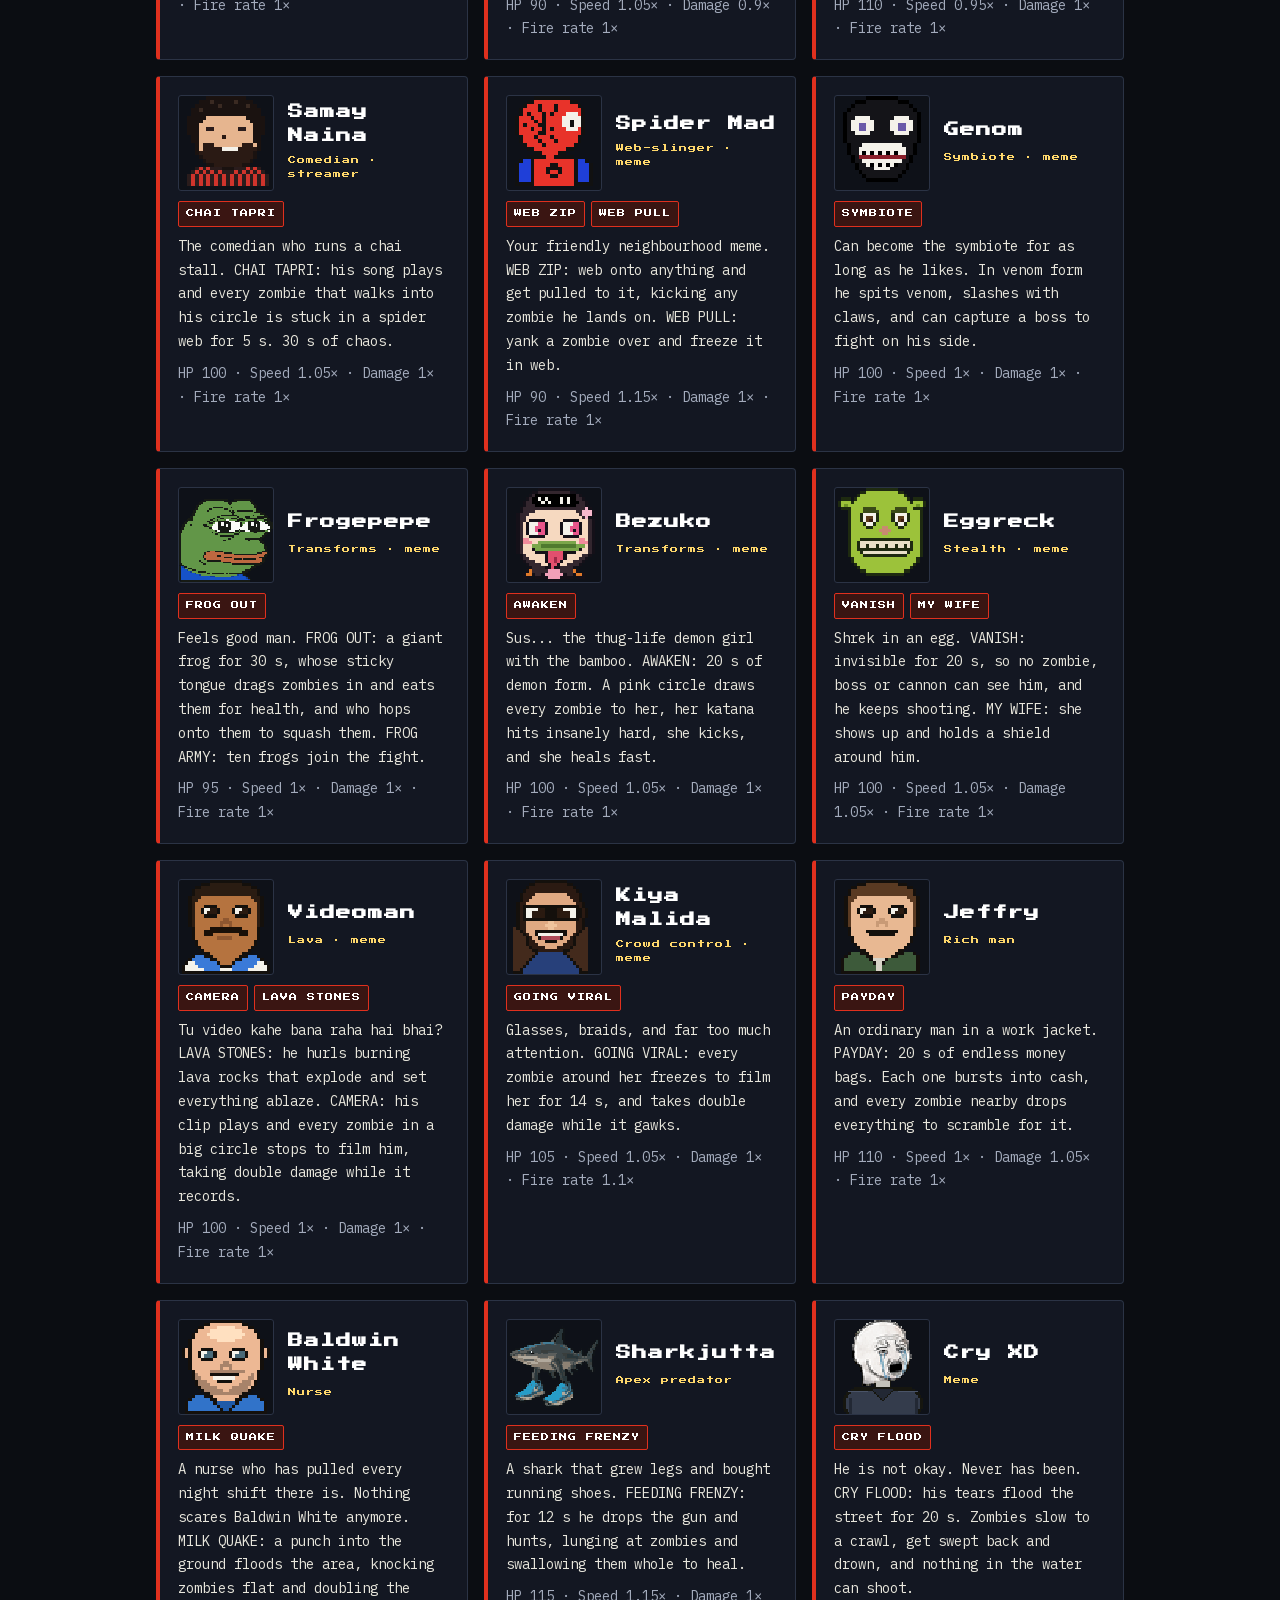
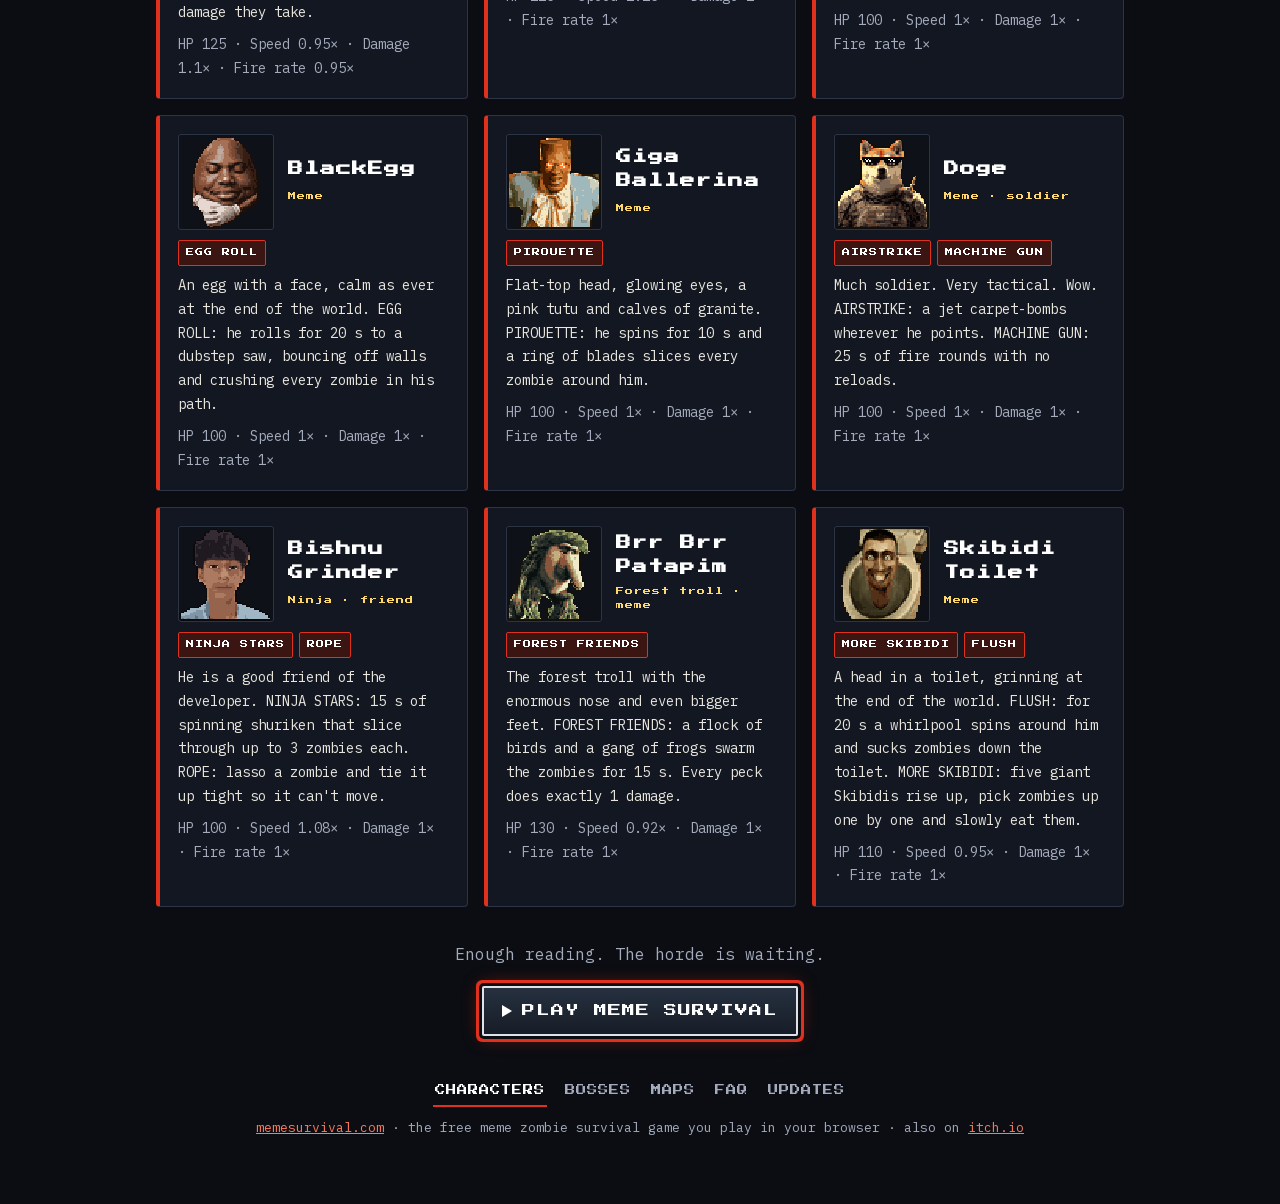
<file: characters.html>
<!DOCTYPE html>
<html lang="en">
<head>
<meta charset="UTF-8">
<meta name="viewport" content="width=device-width, initial-scale=1.0">
<title>Meme Survival Characters: All 24 Survivors and Their Abilities</title>
<meta name="description" content="Every survivor in Meme Survival, the free meme zombie game: Skibidi Toilet, Brr Brr Patapim, Bishnu Grinder and more, with their special abilities.">
<meta http-equiv="Content-Security-Policy" content="default-src 'self'; script-src 'self'; style-src 'self' 'unsafe-inline'; font-src 'self'; img-src 'self' data:; media-src 'self'; connect-src 'self'; object-src 'none'; base-uri 'self'; form-action 'none'">
<link rel="canonical" href="https://www.memesurvival.com/characters">
<meta name="theme-color" content="#0b0d12">
<meta property="og:type" content="article">
<meta property="og:site_name" content="Meme Survival">
<meta property="og:url" content="https://www.memesurvival.com/characters">
<meta property="og:title" content="Meme Survival Characters: All 24 Survivors and Their Abilities">
<meta property="og:description" content="Every survivor in Meme Survival, the free meme zombie game: Skibidi Toilet, Brr Brr Patapim, Bishnu Grinder and more, with their special abilities.">
<meta property="og:image" content="https://www.memesurvival.com/assets/img/og-image.jpg">
<meta property="og:image:width" content="1200">
<meta property="og:image:height" content="630">
<meta name="twitter:card" content="summary_large_image">
<meta name="twitter:title" content="Meme Survival Characters: All 24 Survivors and Their Abilities">
<meta name="twitter:description" content="Every survivor in Meme Survival, the free meme zombie game: Skibidi Toilet, Brr Brr Patapim, Bishnu Grinder and more, with their special abilities.">
<meta name="twitter:image" content="https://www.memesurvival.com/assets/img/og-image.jpg">
<link rel="icon" href="/favicon.ico" sizes="any">
<link rel="icon" type="image/png" sizes="32x32" href="/favicon-32.png">
<link rel="icon" type="image/png" sizes="48x48" href="/favicon-48.png">
<link rel="apple-touch-icon" href="/apple-touch-icon.png">
<link rel="manifest" href="/manifest.webmanifest">
<link rel="preload" href="/assets/fonts/press-start-2p.woff2" as="font" type="font/woff2" crossorigin>
<link rel="preload" href="/assets/fonts/ibm-plex-mono-400.woff2" as="font" type="font/woff2" crossorigin>
<style>
@font-face{font-family:'Press Start 2P';font-weight:400;font-display:swap;src:url(/assets/fonts/press-start-2p.woff2) format('woff2')}
@font-face{font-family:'IBM Plex Mono';font-weight:400;font-display:swap;src:url(/assets/fonts/ibm-plex-mono-400.woff2) format('woff2')}
@font-face{font-family:'IBM Plex Mono';font-weight:700;font-display:swap;src:url(/assets/fonts/ibm-plex-mono-700.woff2) format('woff2')}
:root{--bg:#0b0d12;--panel:rgba(21,26,37,.88);--line:#2b3345;--text:#e8e6dc;--muted:#a3abbc;--red:#e0301e;--link:#ff7a5c}
*{box-sizing:border-box;margin:0;padding:0}
html{scroll-behavior:smooth}
body{background:var(--bg) url(/assets/img/horror_menu.webp) center top/cover fixed;color:var(--text);font:16px/1.7 'IBM Plex Mono',ui-monospace,Menlo,Consolas,monospace}
body::before{content:"";position:fixed;inset:0;background:linear-gradient(rgba(8,10,16,.86),rgba(8,10,16,.94));z-index:-1}
a{color:var(--link)}
.px{font-family:'Press Start 2P',monospace;letter-spacing:1px}
.wrap{max-width:1000px;margin:0 auto;padding:22px 16px 64px}
header{display:flex;align-items:center;justify-content:space-between;gap:14px;flex-wrap:wrap;margin-bottom:26px}
.home{display:flex;align-items:center;gap:10px;color:var(--text);text-decoration:none;font-size:12px}
.home img{width:40px;height:40px}
.nav{display:flex;gap:6px 16px;flex-wrap:wrap;font-size:10px}
.nav a{color:var(--muted);text-decoration:none;padding:6px 2px;border-bottom:2px solid transparent}
.nav a:hover,.nav a[aria-current]{color:#fff;border-bottom-color:var(--red)}
.play{display:inline-flex;align-items:center;gap:10px;font-size:13px;color:#fff;text-decoration:none;background:linear-gradient(#26303f,#171d28);border:2px solid #dfe2e8;padding:12px 18px;border-radius:2px;box-shadow:0 0 0 3px var(--bg),0 0 0 6px var(--red),0 0 18px rgba(255,40,20,.55)}
.play:hover{background:linear-gradient(#324057,#1e2635)}
.play::before{content:"";border-left:10px solid #fff;border-top:6px solid transparent;border-bottom:6px solid transparent}
.hero{text-align:center;margin-bottom:30px}
.hero img{width:min(200px,50vw);height:auto;filter:drop-shadow(0 8px 24px rgba(0,0,0,.6))}
h1{font-size:clamp(17px,3.6vw,26px);line-height:1.5;margin:16px 0 12px;color:#fff;text-shadow:3px 3px 0 #000}
h1 span{color:var(--red)}
.lede{color:var(--muted);max-width:680px;margin:0 auto}
.panel{background:var(--panel);border:1px solid var(--line);border-radius:4px;padding:18px 20px;margin-bottom:16px;scroll-margin-top:16px}
.panel h2,.card h2{font-size:clamp(12px,2.2vw,15px);line-height:1.6;color:#fff;margin-bottom:10px}
.toc{columns:2 220px;margin:10px 0 0 20px}
.toc li{margin:3px 0}
.grid{display:grid;grid-template-columns:repeat(auto-fill,minmax(300px,1fr));gap:16px}
.card{background:var(--panel);border:1px solid var(--line);border-left:4px solid var(--red);border-radius:4px;padding:18px;scroll-margin-top:16px}
.card .top{display:flex;gap:14px;align-items:center;margin-bottom:10px}
.card .top img{width:96px;height:96px;flex:0 0 96px;image-rendering:pixelated;background:#0e1118;border:1px solid var(--line);border-radius:3px}
.card .top h2{margin:0}
.tag{display:inline-block;font-size:8px;color:#ffd86b;margin-top:6px}
.chips{display:flex;gap:6px;flex-wrap:wrap;margin:6px 0 8px}
.chip{font-size:8px;color:#fff;background:#3a1512;border:1px solid var(--red);padding:5px 7px;border-radius:2px}
.stats{color:var(--muted);font-size:13px;margin-top:8px}
.card p{font-size:14px}
.wide img{width:100%;height:auto;display:block;border:1px solid var(--line);border-radius:3px;margin-bottom:12px}
.card.boss .top img{width:128px;height:128px;flex:0 0 128px;background:transparent;border:0}
table{width:100%;border-collapse:collapse;font-size:14px}
td,th{text-align:left;padding:8px 6px;border-bottom:1px solid var(--line);vertical-align:top}
th{font-size:9px;color:var(--muted);font-weight:400}
.log h2{font-size:12px;color:#ffd86b}
.log ul{margin:8px 0 0 20px}
.log li{margin:6px 0;font-size:14px}
.qa{border-left:4px solid var(--red)}
.qa p+p{margin-top:10px}
.qa ul{margin:10px 0 0 20px}
.qa li{margin:5px 0}
kbd{font:600 12px/1 'IBM Plex Mono',monospace;background:#0e1118;border:1.5px solid #c9ced8;border-radius:4px;padding:3px 6px}
.cta{text-align:center;margin-top:34px}
.cta p{color:var(--muted);margin-bottom:18px}
footer{text-align:center;color:var(--muted);font-size:13px;margin-top:40px}
footer .nav{justify-content:center;margin-bottom:10px}
@media (max-width:640px){header{flex-direction:column}.card .top img{width:80px;height:80px;flex-basis:80px}}
</style>
<script type="application/ld+json">
{
 "@context": "https://schema.org",
 "@graph": [
  {
   "@type": "ItemList",
   "name": "Meme Survival characters",
   "numberOfItems": 24,
   "itemListElement": [
    {
     "@type": "ListItem",
     "position": 1,
     "name": "Rookie",
     "url": "https://www.memesurvival.com/characters#rookie"
    },
    {
     "@type": "ListItem",
     "position": 2,
     "name": "Runner",
     "url": "https://www.memesurvival.com/characters#runner"
    },
    {
     "@type": "ListItem",
     "position": 3,
     "name": "Heavy",
     "url": "https://www.memesurvival.com/characters#heavy"
    },
    {
     "@type": "ListItem",
     "position": 4,
     "name": "Medic",
     "url": "https://www.memesurvival.com/characters#medic"
    },
    {
     "@type": "ListItem",
     "position": 5,
     "name": "Drone",
     "url": "https://www.memesurvival.com/characters#drone"
    },
    {
     "@type": "ListItem",
     "position": 6,
     "name": "Canimal",
     "url": "https://www.memesurvival.com/characters#canimal"
    },
    {
     "@type": "ListItem",
     "position": 7,
     "name": "Samay Naina",
     "url": "https://www.memesurvival.com/characters#samay"
    },
    {
     "@type": "ListItem",
     "position": 8,
     "name": "Spider Mad",
     "url": "https://www.memesurvival.com/characters#spidermad"
    },
    {
     "@type": "ListItem",
     "position": 9,
     "name": "Genom",
     "url": "https://www.memesurvival.com/characters#genom"
    },
    {
     "@type": "ListItem",
     "position": 10,
     "name": "Frogepepe",
     "url": "https://www.memesurvival.com/characters#frogepepe"
    },
    {
     "@type": "ListItem",
     "position": 11,
     "name": "Bezuko",
     "url": "https://www.memesurvival.com/characters#bezuko"
    },
    {
     "@type": "ListItem",
     "position": 12,
     "name": "Eggreck",
     "url": "https://www.memesurvival.com/characters#eggreck"
    },
    {
     "@type": "ListItem",
     "position": 13,
     "name": "Videoman",
     "url": "https://www.memesurvival.com/characters#videoman"
    },
    {
     "@type": "ListItem",
     "position": 14,
     "name": "Kiya Malida",
     "url": "https://www.memesurvival.com/characters#kiya"
    },
    {
     "@type": "ListItem",
     "position": 15,
     "name": "Jeffry",
     "url": "https://www.memesurvival.com/characters#jeffry"
    },
    {
     "@type": "ListItem",
     "position": 16,
     "name": "Baldwin White",
     "url": "https://www.memesurvival.com/characters#jonny"
    },
    {
     "@type": "ListItem",
     "position": 17,
     "name": "Sharkjutta",
     "url": "https://www.memesurvival.com/characters#shark"
    },
    {
     "@type": "ListItem",
     "position": 18,
     "name": "Cry XD",
     "url": "https://www.memesurvival.com/characters#cry"
    },
    {
     "@type": "ListItem",
     "position": 19,
     "name": "BlackEgg",
     "url": "https://www.memesurvival.com/characters#blackegg"
    },
    {
     "@type": "ListItem",
     "position": 20,
     "name": "Giga Ballerina",
     "url": "https://www.memesurvival.com/characters#giga"
    },
    {
     "@type": "ListItem",
     "position": 21,
     "name": "Doge",
     "url": "https://www.memesurvival.com/characters#doge"
    },
    {
     "@type": "ListItem",
     "position": 22,
     "name": "Bishnu Grinder",
     "url": "https://www.memesurvival.com/characters#bishnu"
    },
    {
     "@type": "ListItem",
     "position": 23,
     "name": "Brr Brr Patapim",
     "url": "https://www.memesurvival.com/characters#patapim"
    },
    {
     "@type": "ListItem",
     "position": 24,
     "name": "Skibidi Toilet",
     "url": "https://www.memesurvival.com/characters#skibidi"
    }
   ]
  },
  {
   "@type": "BreadcrumbList",
   "itemListElement": [
    {
     "@type": "ListItem",
     "position": 1,
     "name": "Meme Survival",
     "item": "https://www.memesurvival.com/"
    },
    {
     "@type": "ListItem",
     "position": 2,
     "name": "Characters",
     "item": "https://www.memesurvival.com/characters"
    }
   ]
  }
 ]
}
</script>
</head>
<body>
<div class="wrap">
  <header>
    <a class="home px" href="/"><img src="/assets/img/logo-round-320.webp" alt="" width="40" height="40">MEME SURVIVAL</a>
    <nav class="nav px" aria-label="Site"><a href="/characters" aria-current="page">CHARACTERS</a><a href="/bosses">BOSSES</a><a href="/maps">MAPS</a><a href="/faq">FAQ</a><a href="/updates">UPDATES</a></nav>
    <a class="play px" href="/play">PLAY NOW</a>
  </header>
  <main>
    <div class="hero">
      <img src="/assets/img/logo-round-320.webp" alt="Meme Survival logo" width="320" height="320">
      <h1 class="px">Meme Survival <span>Characters</span></h1>
      <p class="lede">All 24 survivors you can play in Meme Survival, from the humble Rookie to meme legends, and the special ability each one brings to the zombie apocalypse.</p>
    </div>
    <nav class="panel" aria-label="ALL 24 SURVIVORS"><strong class="px" style="font-size:10px;color:var(--muted)">ALL 24 SURVIVORS</strong><ol class="toc"><li><a href="#rookie">Rookie</a></li><li><a href="#runner">Runner</a></li><li><a href="#heavy">Heavy</a></li><li><a href="#medic">Medic</a></li><li><a href="#drone">Drone</a></li><li><a href="#canimal">Canimal</a></li><li><a href="#samay">Samay Naina</a></li><li><a href="#spidermad">Spider Mad</a></li><li><a href="#genom">Genom</a></li><li><a href="#frogepepe">Frogepepe</a></li><li><a href="#bezuko">Bezuko</a></li><li><a href="#eggreck">Eggreck</a></li><li><a href="#videoman">Videoman</a></li><li><a href="#kiya">Kiya Malida</a></li><li><a href="#jeffry">Jeffry</a></li><li><a href="#jonny">Baldwin White</a></li><li><a href="#shark">Sharkjutta</a></li><li><a href="#cry">Cry XD</a></li><li><a href="#blackegg">BlackEgg</a></li><li><a href="#giga">Giga Ballerina</a></li><li><a href="#doge">Doge</a></li><li><a href="#bishnu">Bishnu Grinder</a></li><li><a href="#patapim">Brr Brr Patapim</a></li><li><a href="#skibidi">Skibidi Toilet</a></li></ol></nav>
    <div class="grid">
    <article class="card" id="rookie">
      <div class="top"><img src="/assets/img/site/char_rookie.png?v=23d91e51" alt="Rookie, pixel-art survivor from Meme Survival" width="96" height="96" loading="lazy">
        <div><h2 class="px">Rookie</h2><span class="tag px">Balanced</span></div></div>
      
      <p>Jack of all trades. Solid pick for a first run.</p>
      <p class="stats">HP 100 · Speed 1× · Damage 1× · Fire rate 1×</p>
    </article>
    <article class="card" id="runner">
      <div class="top"><img src="/assets/img/site/char_runner.png?v=e30d1f5f" alt="Runner, pixel-art survivor from Meme Survival" width="96" height="96" loading="lazy">
        <div><h2 class="px">Runner</h2><span class="tag px">Fast &amp; fragile</span></div></div>
      <div class="chips"><span class="chip px">RUSH</span><span class="chip px">TELEPORT</span></div>
      <p>Outruns anything, but can&#x27;t take many hits. RUSH: 15 s of blazing speed, infinite ammo and max fire rate on any gun. TELEPORT: pick any spot on the map and blink there.</p>
      <p class="stats">HP 75 · Speed 1.28× · Damage 0.9× · Fire rate 1.05×</p>
    </article>
    <article class="card" id="heavy">
      <div class="top"><img src="/assets/img/site/char_heavy.png?v=068534d2" alt="Heavy, pixel-art survivor from Meme Survival" width="96" height="96" loading="lazy">
        <div><h2 class="px">Heavy</h2><span class="tag px">Tough &amp; slow</span></div></div>
      <div class="chips"><span class="chip px">SQUAD</span></div>
      <p>Walking wall. Hits hard, moves like a tank. SQUAD: calls in 6 clones of himself for 20 s.</p>
      <p class="stats">HP 160 · Speed 0.82× · Damage 1.15× · Fire rate 0.95×</p>
    </article>
    <article class="card" id="medic">
      <div class="top"><img src="/assets/img/site/char_medic.png?v=361eba9c" alt="Medic, pixel-art survivor from Meme Survival" width="96" height="96" loading="lazy">
        <div><h2 class="px">Medic</h2><span class="tag px">Self-healing</span></div></div>
      <div class="chips"><span class="chip px">MED FIELD</span></div>
      <p>Regenerates health over time, and health packs heal double. MED FIELD: a healing aura for 20 s.</p>
      <p class="stats">HP 100 · Speed 1× · Damage 0.85× · Fire rate 1×</p>
    </article>
    <article class="card" id="drone">
      <div class="top"><img src="/assets/img/site/char_drone.png?v=25c71a98" alt="Drone, pixel-art survivor from Meme Survival" width="96" height="96" loading="lazy">
        <div><h2 class="px">Drone</h2><span class="tag px">Transforms</span></div></div>
      <div class="chips"><span class="chip px">TRANSFORM</span></div>
      <p>Looks harmless. TRANSFORM: for 35 s he becomes a hulking brute with a flesh cannon who smashes and leaps onto the horde.</p>
      <p class="stats">HP 90 · Speed 1.05× · Damage 0.9× · Fire rate 1×</p>
    </article>
    <article class="card" id="canimal">
      <div class="top"><img src="/assets/img/site/char_canimal.png?v=baec7e8d" alt="Canimal, pixel-art survivor from Meme Survival" width="96" height="96" loading="lazy">
        <div><h2 class="px">Canimal</h2><span class="tag px">Transforms · vehicle</span></div></div>
      <div class="chips"><span class="chip px">ROLL OUT</span></div>
      <p>A robot in disguise. Transforms into an armoured truck with twin 360° machine-gun turrets. Ram everything.</p>
      <p class="stats">HP 110 · Speed 0.95× · Damage 1× · Fire rate 1×</p>
    </article>
    <article class="card" id="samay">
      <div class="top"><img src="/assets/img/site/char_samay.png?v=872456ae" alt="Samay Naina, pixel-art survivor from Meme Survival" width="96" height="96" loading="lazy">
        <div><h2 class="px">Samay Naina</h2><span class="tag px">Comedian · streamer</span></div></div>
      <div class="chips"><span class="chip px">CHAI TAPRI</span></div>
      <p>The comedian who runs a chai stall. CHAI TAPRI: his song plays and every zombie that walks into his circle is stuck in a spider web for 5 s. 30 s of chaos.</p>
      <p class="stats">HP 100 · Speed 1.05× · Damage 1× · Fire rate 1×</p>
    </article>
    <article class="card" id="spidermad">
      <div class="top"><img src="/assets/img/site/char_spidermad.png?v=5f41a541" alt="Spider Mad, pixel-art survivor from Meme Survival" width="96" height="96" loading="lazy">
        <div><h2 class="px">Spider Mad</h2><span class="tag px">Web-slinger · meme</span></div></div>
      <div class="chips"><span class="chip px">WEB ZIP</span><span class="chip px">WEB PULL</span></div>
      <p>Your friendly neighbourhood meme. WEB ZIP: web onto anything and get pulled to it, kicking any zombie he lands on. WEB PULL: yank a zombie over and freeze it in web.</p>
      <p class="stats">HP 90 · Speed 1.15× · Damage 1× · Fire rate 1×</p>
    </article>
    <article class="card" id="genom">
      <div class="top"><img src="/assets/img/site/char_genom.png?v=08eb4b51" alt="Genom, pixel-art survivor from Meme Survival" width="96" height="96" loading="lazy">
        <div><h2 class="px">Genom</h2><span class="tag px">Symbiote · meme</span></div></div>
      <div class="chips"><span class="chip px">SYMBIOTE</span></div>
      <p>Can become the symbiote for as long as he likes. In venom form he spits venom, slashes with claws, and can capture a boss to fight on his side.</p>
      <p class="stats">HP 100 · Speed 1× · Damage 1× · Fire rate 1×</p>
    </article>
    <article class="card" id="frogepepe">
      <div class="top"><img src="/assets/img/site/char_frogepepe.png?v=62eeee64" alt="Frogepepe, pixel-art survivor from Meme Survival" width="96" height="96" loading="lazy">
        <div><h2 class="px">Frogepepe</h2><span class="tag px">Transforms · meme</span></div></div>
      <div class="chips"><span class="chip px">FROG OUT</span></div>
      <p>Feels good man. FROG OUT: a giant frog for 30 s, whose sticky tongue drags zombies in and eats them for health, and who hops onto them to squash them. FROG ARMY: ten frogs join the fight.</p>
      <p class="stats">HP 95 · Speed 1× · Damage 1× · Fire rate 1×</p>
    </article>
    <article class="card" id="bezuko">
      <div class="top"><img src="/assets/img/site/char_bezuko.png?v=3fb24fc1" alt="Bezuko, pixel-art survivor from Meme Survival" width="96" height="96" loading="lazy">
        <div><h2 class="px">Bezuko</h2><span class="tag px">Transforms · meme</span></div></div>
      <div class="chips"><span class="chip px">AWAKEN</span></div>
      <p>Sus... the thug-life demon girl with the bamboo. AWAKEN: 20 s of demon form. A pink circle draws every zombie to her, her katana hits insanely hard, she kicks, and she heals fast.</p>
      <p class="stats">HP 100 · Speed 1.05× · Damage 1× · Fire rate 1×</p>
    </article>
    <article class="card" id="eggreck">
      <div class="top"><img src="/assets/img/site/char_eggreck.png?v=f64cc744" alt="Eggreck, pixel-art survivor from Meme Survival" width="96" height="96" loading="lazy">
        <div><h2 class="px">Eggreck</h2><span class="tag px">Stealth · meme</span></div></div>
      <div class="chips"><span class="chip px">VANISH</span><span class="chip px">MY WIFE</span></div>
      <p>Shrek in an egg. VANISH: invisible for 20 s, so no zombie, boss or cannon can see him, and he keeps shooting. MY WIFE: she shows up and holds a shield around him.</p>
      <p class="stats">HP 100 · Speed 1.05× · Damage 1.05× · Fire rate 1×</p>
    </article>
    <article class="card" id="videoman">
      <div class="top"><img src="/assets/img/site/char_videoman.png?v=a530a983" alt="Videoman, pixel-art survivor from Meme Survival" width="96" height="96" loading="lazy">
        <div><h2 class="px">Videoman</h2><span class="tag px">Lava · meme</span></div></div>
      <div class="chips"><span class="chip px">CAMERA</span><span class="chip px">LAVA STONES</span></div>
      <p>Tu video kahe bana raha hai bhai? LAVA STONES: he hurls burning lava rocks that explode and set everything ablaze. CAMERA: his clip plays and every zombie in a big circle stops to film him, taking double damage while it records.</p>
      <p class="stats">HP 100 · Speed 1× · Damage 1× · Fire rate 1×</p>
    </article>
    <article class="card" id="kiya">
      <div class="top"><img src="/assets/img/site/char_kiya.png?v=f1fcff07" alt="Kiya Malida, pixel-art survivor from Meme Survival" width="96" height="96" loading="lazy">
        <div><h2 class="px">Kiya Malida</h2><span class="tag px">Crowd control · meme</span></div></div>
      <div class="chips"><span class="chip px">GOING VIRAL</span></div>
      <p>Glasses, braids, and far too much attention. GOING VIRAL: every zombie around her freezes to film her for 14 s, and takes double damage while it gawks.</p>
      <p class="stats">HP 105 · Speed 1.05× · Damage 1× · Fire rate 1.1×</p>
    </article>
    <article class="card" id="jeffry">
      <div class="top"><img src="/assets/img/site/char_jeffry.png?v=803e30b3" alt="Jeffry, pixel-art survivor from Meme Survival" width="96" height="96" loading="lazy">
        <div><h2 class="px">Jeffry</h2><span class="tag px">Rich man</span></div></div>
      <div class="chips"><span class="chip px">PAYDAY</span></div>
      <p>An ordinary man in a work jacket. PAYDAY: 20 s of endless money bags. Each one bursts into cash, and every zombie nearby drops everything to scramble for it.</p>
      <p class="stats">HP 110 · Speed 1× · Damage 1.05× · Fire rate 1×</p>
    </article>
    <article class="card" id="jonny">
      <div class="top"><img src="/assets/img/site/char_jonny.png?v=d262f056" alt="Baldwin White, pixel-art survivor from Meme Survival" width="96" height="96" loading="lazy">
        <div><h2 class="px">Baldwin White</h2><span class="tag px">Nurse</span></div></div>
      <div class="chips"><span class="chip px">MILK QUAKE</span></div>
      <p>A nurse who has pulled every night shift there is. Nothing scares Baldwin White anymore. MILK QUAKE: a punch into the ground floods the area, knocking zombies flat and doubling the damage they take.</p>
      <p class="stats">HP 125 · Speed 0.95× · Damage 1.1× · Fire rate 0.95×</p>
    </article>
    <article class="card" id="shark">
      <div class="top"><img src="/assets/img/site/char_shark.png?v=16a78ae5" alt="Sharkjutta, pixel-art survivor from Meme Survival" width="96" height="96" loading="lazy">
        <div><h2 class="px">Sharkjutta</h2><span class="tag px">Apex predator</span></div></div>
      <div class="chips"><span class="chip px">FEEDING FRENZY</span></div>
      <p>A shark that grew legs and bought running shoes. FEEDING FRENZY: for 12 s he drops the gun and hunts, lunging at zombies and swallowing them whole to heal.</p>
      <p class="stats">HP 115 · Speed 1.15× · Damage 1× · Fire rate 1×</p>
    </article>
    <article class="card" id="cry">
      <div class="top"><img src="/assets/img/site/char_cry.png?v=7604d92b" alt="Cry XD, pixel-art survivor from Meme Survival" width="96" height="96" loading="lazy">
        <div><h2 class="px">Cry XD</h2><span class="tag px">Meme</span></div></div>
      <div class="chips"><span class="chip px">CRY FLOOD</span></div>
      <p>He is not okay. Never has been. CRY FLOOD: his tears flood the street for 20 s. Zombies slow to a crawl, get swept back and drown, and nothing in the water can shoot.</p>
      <p class="stats">HP 100 · Speed 1× · Damage 1× · Fire rate 1×</p>
    </article>
    <article class="card" id="blackegg">
      <div class="top"><img src="/assets/img/site/char_blackegg.png?v=07c0f2ad" alt="BlackEgg, pixel-art survivor from Meme Survival" width="96" height="96" loading="lazy">
        <div><h2 class="px">BlackEgg</h2><span class="tag px">Meme</span></div></div>
      <div class="chips"><span class="chip px">EGG ROLL</span></div>
      <p>An egg with a face, calm as ever at the end of the world. EGG ROLL: he rolls for 20 s to a dubstep saw, bouncing off walls and crushing every zombie in his path.</p>
      <p class="stats">HP 100 · Speed 1× · Damage 1× · Fire rate 1×</p>
    </article>
    <article class="card" id="giga">
      <div class="top"><img src="/assets/img/site/char_giga.png?v=b9e4715e" alt="Giga Ballerina, pixel-art survivor from Meme Survival" width="96" height="96" loading="lazy">
        <div><h2 class="px">Giga Ballerina</h2><span class="tag px">Meme</span></div></div>
      <div class="chips"><span class="chip px">PIROUETTE</span></div>
      <p>Flat-top head, glowing eyes, a pink tutu and calves of granite. PIROUETTE: he spins for 10 s and a ring of blades slices every zombie around him.</p>
      <p class="stats">HP 100 · Speed 1× · Damage 1× · Fire rate 1×</p>
    </article>
    <article class="card" id="doge">
      <div class="top"><img src="/assets/img/site/char_doge.png?v=926599f9" alt="Doge, pixel-art survivor from Meme Survival" width="96" height="96" loading="lazy">
        <div><h2 class="px">Doge</h2><span class="tag px">Meme · soldier</span></div></div>
      <div class="chips"><span class="chip px">AIRSTRIKE</span><span class="chip px">MACHINE GUN</span></div>
      <p>Much soldier. Very tactical. Wow. AIRSTRIKE: a jet carpet-bombs wherever he points. MACHINE GUN: 25 s of fire rounds with no reloads.</p>
      <p class="stats">HP 100 · Speed 1× · Damage 1× · Fire rate 1×</p>
    </article>
    <article class="card" id="bishnu">
      <div class="top"><img src="/assets/img/site/char_bishnu.png?v=e9a4bfa8" alt="Bishnu Grinder, pixel-art survivor from Meme Survival" width="96" height="96" loading="lazy">
        <div><h2 class="px">Bishnu Grinder</h2><span class="tag px">Ninja · friend</span></div></div>
      <div class="chips"><span class="chip px">NINJA STARS</span><span class="chip px">ROPE</span></div>
      <p>He is a good friend of the developer. NINJA STARS: 15 s of spinning shuriken that slice through up to 3 zombies each. ROPE: lasso a zombie and tie it up tight so it can&#x27;t move.</p>
      <p class="stats">HP 100 · Speed 1.08× · Damage 1× · Fire rate 1×</p>
    </article>
    <article class="card" id="patapim">
      <div class="top"><img src="/assets/img/site/char_patapim.png?v=44f72927" alt="Brr Brr Patapim, pixel-art survivor from Meme Survival" width="96" height="96" loading="lazy">
        <div><h2 class="px">Brr Brr Patapim</h2><span class="tag px">Forest troll · meme</span></div></div>
      <div class="chips"><span class="chip px">FOREST FRIENDS</span></div>
      <p>The forest troll with the enormous nose and even bigger feet. FOREST FRIENDS: a flock of birds and a gang of frogs swarm the zombies for 15 s. Every peck does exactly 1 damage.</p>
      <p class="stats">HP 130 · Speed 0.92× · Damage 1× · Fire rate 1×</p>
    </article>
    <article class="card" id="skibidi">
      <div class="top"><img src="/assets/img/site/char_skibidi.png?v=3160d60c" alt="Skibidi Toilet, pixel-art survivor from Meme Survival" width="96" height="96" loading="lazy">
        <div><h2 class="px">Skibidi Toilet</h2><span class="tag px">Meme</span></div></div>
      <div class="chips"><span class="chip px">MORE SKIBIDI</span><span class="chip px">FLUSH</span></div>
      <p>A head in a toilet, grinning at the end of the world. FLUSH: for 20 s a whirlpool spins around him and sucks zombies down the toilet. MORE SKIBIDI: five giant Skibidis rise up, pick zombies up one by one and slowly eat them.</p>
      <p class="stats">HP 110 · Speed 0.95× · Damage 1× · Fire rate 1×</p>
    </article>
    </div>
    <div class="cta">
      <p>Enough reading. The horde is waiting.</p>
      <a class="play px" href="/play">PLAY MEME SURVIVAL</a>
    </div>
  </main>
  <footer><nav class="nav px" aria-label="Site"><a href="/characters" aria-current="page">CHARACTERS</a><a href="/bosses">BOSSES</a><a href="/maps">MAPS</a><a href="/faq">FAQ</a><a href="/updates">UPDATES</a></nav><a href="/">memesurvival.com</a> · the free meme zombie survival game you play in your browser · also on <a href="https://memesurvival.itch.io/meme-survival" target="_blank" rel="noopener">itch.io</a></footer>
</div>
</body>
</html>
</file>
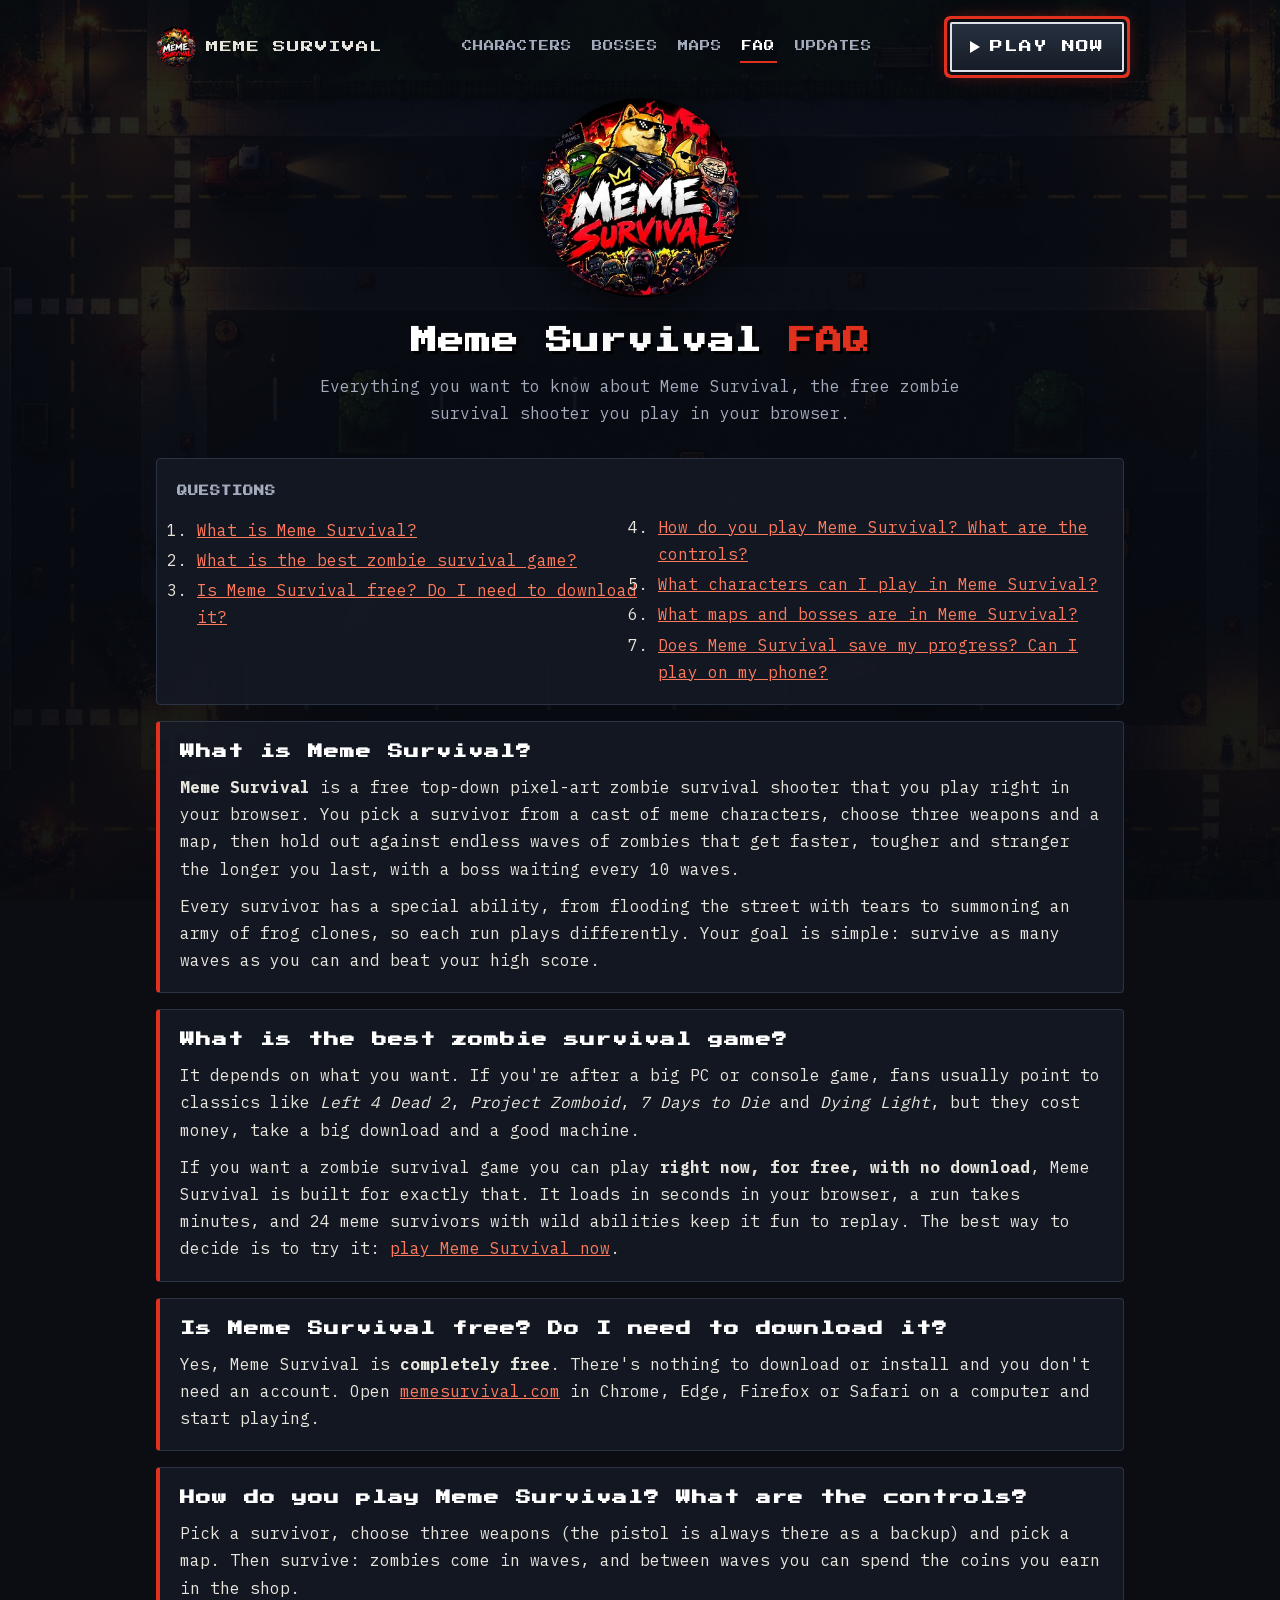
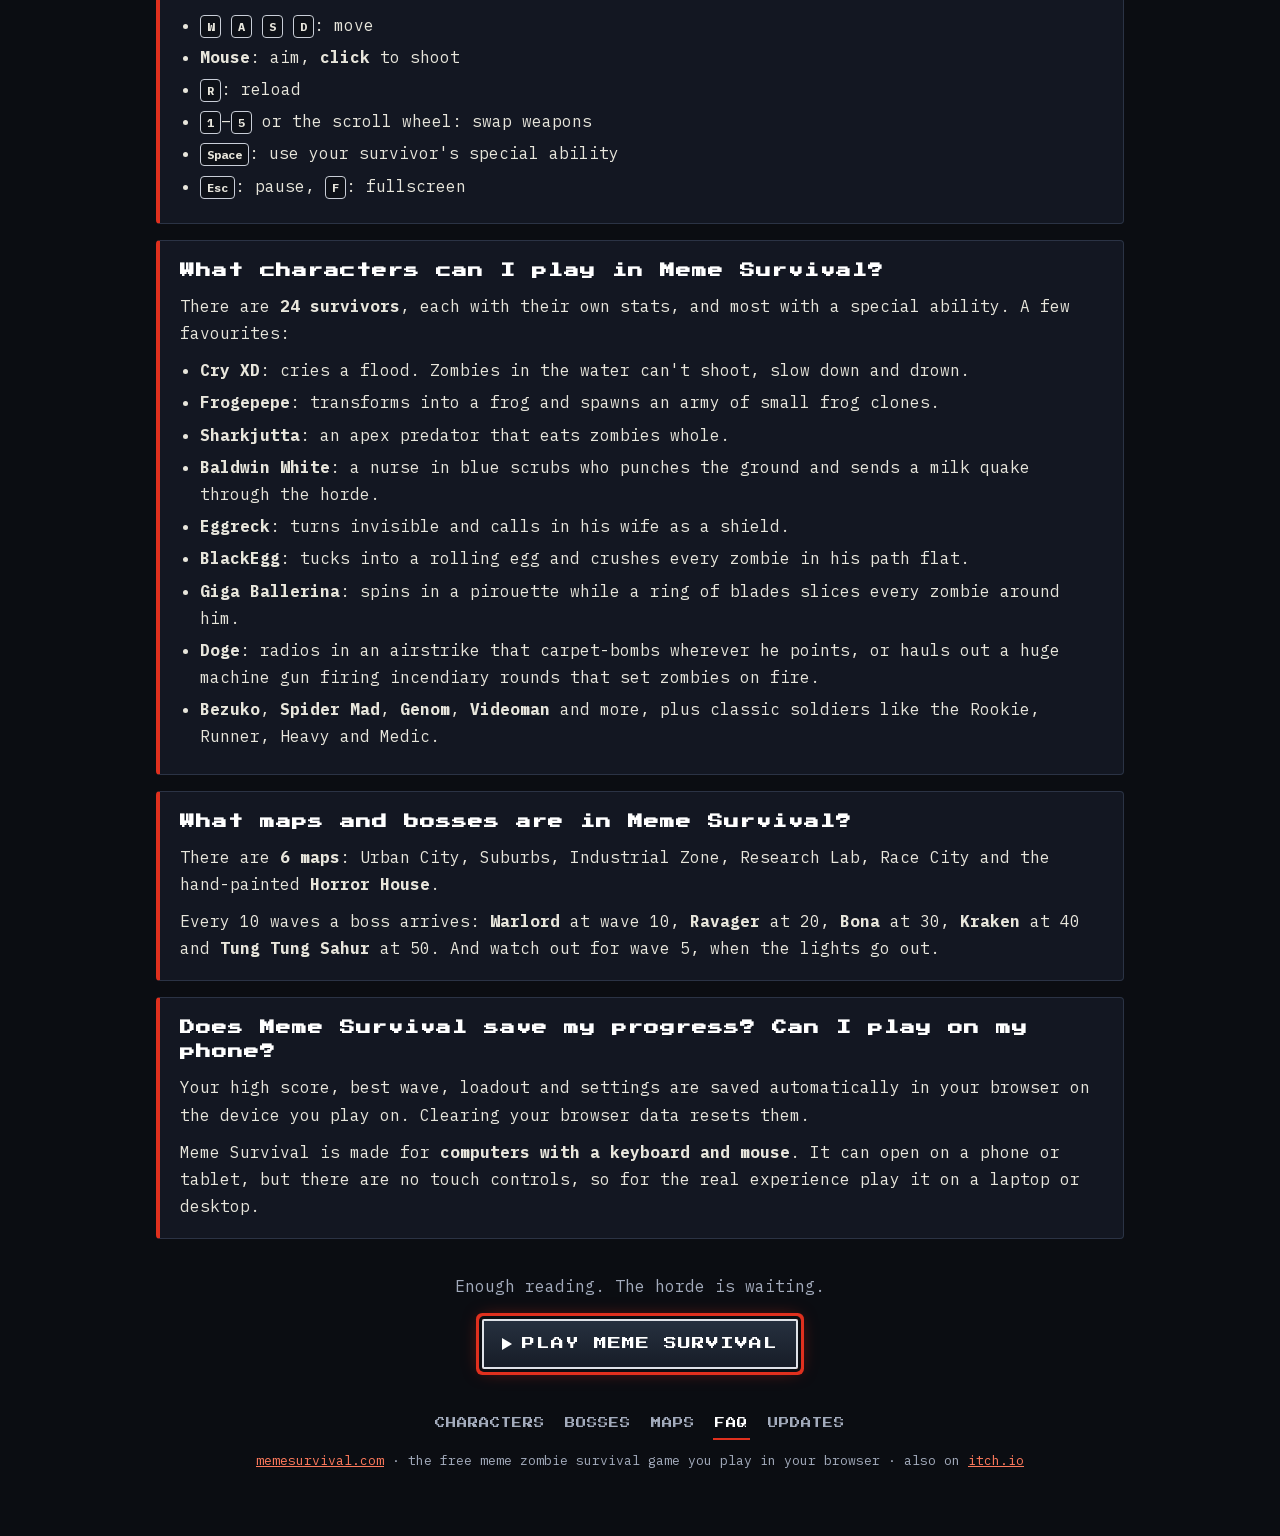
<file: faq.html>
<!DOCTYPE html>
<html lang="en">
<head>
<meta charset="UTF-8">
<meta name="viewport" content="width=device-width, initial-scale=1.0">
<title>Meme Survival FAQ: What Is It, How to Play, Characters &amp; Bosses</title>
<meta name="description" content="Answers about Meme Survival, the free browser zombie game: what it is, the best zombie survival game, controls, the 24 characters, maps and bosses.">
<meta http-equiv="Content-Security-Policy" content="default-src 'self'; script-src 'self'; style-src 'self' 'unsafe-inline'; font-src 'self'; img-src 'self' data:; media-src 'self'; connect-src 'self'; object-src 'none'; base-uri 'self'; form-action 'none'">
<link rel="canonical" href="https://www.memesurvival.com/faq">
<meta name="theme-color" content="#0b0d12">
<meta property="og:type" content="article">
<meta property="og:site_name" content="Meme Survival">
<meta property="og:url" content="https://www.memesurvival.com/faq">
<meta property="og:title" content="Meme Survival FAQ: What Is It, How to Play, Characters &amp; Bosses">
<meta property="og:description" content="Answers about Meme Survival, the free browser zombie game: what it is, the best zombie survival game, controls, the 24 characters, maps and bosses.">
<meta property="og:image" content="https://www.memesurvival.com/assets/img/og-image.jpg">
<meta property="og:image:width" content="1200">
<meta property="og:image:height" content="630">
<meta name="twitter:card" content="summary_large_image">
<meta name="twitter:title" content="Meme Survival FAQ: What Is It, How to Play, Characters &amp; Bosses">
<meta name="twitter:description" content="Answers about Meme Survival, the free browser zombie game: what it is, the best zombie survival game, controls, the 24 characters, maps and bosses.">
<meta name="twitter:image" content="https://www.memesurvival.com/assets/img/og-image.jpg">
<link rel="icon" href="/favicon.ico" sizes="any">
<link rel="icon" type="image/png" sizes="32x32" href="/favicon-32.png">
<link rel="icon" type="image/png" sizes="48x48" href="/favicon-48.png">
<link rel="apple-touch-icon" href="/apple-touch-icon.png">
<link rel="manifest" href="/manifest.webmanifest">
<link rel="preload" href="/assets/fonts/press-start-2p.woff2" as="font" type="font/woff2" crossorigin>
<link rel="preload" href="/assets/fonts/ibm-plex-mono-400.woff2" as="font" type="font/woff2" crossorigin>
<style>
@font-face{font-family:'Press Start 2P';font-weight:400;font-display:swap;src:url(/assets/fonts/press-start-2p.woff2) format('woff2')}
@font-face{font-family:'IBM Plex Mono';font-weight:400;font-display:swap;src:url(/assets/fonts/ibm-plex-mono-400.woff2) format('woff2')}
@font-face{font-family:'IBM Plex Mono';font-weight:700;font-display:swap;src:url(/assets/fonts/ibm-plex-mono-700.woff2) format('woff2')}
:root{--bg:#0b0d12;--panel:rgba(21,26,37,.88);--line:#2b3345;--text:#e8e6dc;--muted:#a3abbc;--red:#e0301e;--link:#ff7a5c}
*{box-sizing:border-box;margin:0;padding:0}
html{scroll-behavior:smooth}
body{background:var(--bg) url(/assets/img/horror_menu.webp) center top/cover fixed;color:var(--text);font:16px/1.7 'IBM Plex Mono',ui-monospace,Menlo,Consolas,monospace}
body::before{content:"";position:fixed;inset:0;background:linear-gradient(rgba(8,10,16,.86),rgba(8,10,16,.94));z-index:-1}
a{color:var(--link)}
.px{font-family:'Press Start 2P',monospace;letter-spacing:1px}
.wrap{max-width:1000px;margin:0 auto;padding:22px 16px 64px}
header{display:flex;align-items:center;justify-content:space-between;gap:14px;flex-wrap:wrap;margin-bottom:26px}
.home{display:flex;align-items:center;gap:10px;color:var(--text);text-decoration:none;font-size:12px}
.home img{width:40px;height:40px}
.nav{display:flex;gap:6px 16px;flex-wrap:wrap;font-size:10px}
.nav a{color:var(--muted);text-decoration:none;padding:6px 2px;border-bottom:2px solid transparent}
.nav a:hover,.nav a[aria-current]{color:#fff;border-bottom-color:var(--red)}
.play{display:inline-flex;align-items:center;gap:10px;font-size:13px;color:#fff;text-decoration:none;background:linear-gradient(#26303f,#171d28);border:2px solid #dfe2e8;padding:12px 18px;border-radius:2px;box-shadow:0 0 0 3px var(--bg),0 0 0 6px var(--red),0 0 18px rgba(255,40,20,.55)}
.play:hover{background:linear-gradient(#324057,#1e2635)}
.play::before{content:"";border-left:10px solid #fff;border-top:6px solid transparent;border-bottom:6px solid transparent}
.hero{text-align:center;margin-bottom:30px}
.hero img{width:min(200px,50vw);height:auto;filter:drop-shadow(0 8px 24px rgba(0,0,0,.6))}
h1{font-size:clamp(17px,3.6vw,26px);line-height:1.5;margin:16px 0 12px;color:#fff;text-shadow:3px 3px 0 #000}
h1 span{color:var(--red)}
.lede{color:var(--muted);max-width:680px;margin:0 auto}
.panel{background:var(--panel);border:1px solid var(--line);border-radius:4px;padding:18px 20px;margin-bottom:16px;scroll-margin-top:16px}
.panel h2,.card h2{font-size:clamp(12px,2.2vw,15px);line-height:1.6;color:#fff;margin-bottom:10px}
.toc{columns:2 220px;margin:10px 0 0 20px}
.toc li{margin:3px 0}
.grid{display:grid;grid-template-columns:repeat(auto-fill,minmax(300px,1fr));gap:16px}
.card{background:var(--panel);border:1px solid var(--line);border-left:4px solid var(--red);border-radius:4px;padding:18px;scroll-margin-top:16px}
.card .top{display:flex;gap:14px;align-items:center;margin-bottom:10px}
.card .top img{width:96px;height:96px;flex:0 0 96px;image-rendering:pixelated;background:#0e1118;border:1px solid var(--line);border-radius:3px}
.card .top h2{margin:0}
.tag{display:inline-block;font-size:8px;color:#ffd86b;margin-top:6px}
.chips{display:flex;gap:6px;flex-wrap:wrap;margin:6px 0 8px}
.chip{font-size:8px;color:#fff;background:#3a1512;border:1px solid var(--red);padding:5px 7px;border-radius:2px}
.stats{color:var(--muted);font-size:13px;margin-top:8px}
.card p{font-size:14px}
.wide img{width:100%;height:auto;display:block;border:1px solid var(--line);border-radius:3px;margin-bottom:12px}
.card.boss .top img{width:128px;height:128px;flex:0 0 128px;background:transparent;border:0}
table{width:100%;border-collapse:collapse;font-size:14px}
td,th{text-align:left;padding:8px 6px;border-bottom:1px solid var(--line);vertical-align:top}
th{font-size:9px;color:var(--muted);font-weight:400}
.log h2{font-size:12px;color:#ffd86b}
.log ul{margin:8px 0 0 20px}
.log li{margin:6px 0;font-size:14px}
.qa{border-left:4px solid var(--red)}
.qa p+p{margin-top:10px}
.qa ul{margin:10px 0 0 20px}
.qa li{margin:5px 0}
kbd{font:600 12px/1 'IBM Plex Mono',monospace;background:#0e1118;border:1.5px solid #c9ced8;border-radius:4px;padding:3px 6px}
.cta{text-align:center;margin-top:34px}
.cta p{color:var(--muted);margin-bottom:18px}
footer{text-align:center;color:var(--muted);font-size:13px;margin-top:40px}
footer .nav{justify-content:center;margin-bottom:10px}
@media (max-width:640px){header{flex-direction:column}.card .top img{width:80px;height:80px;flex-basis:80px}}
</style>
<script type="application/ld+json">
{
 "@context": "https://schema.org",
 "@graph": [
  {
   "@type": "FAQPage",
   "@id": "https://www.memesurvival.com/faq#faq",
   "url": "https://www.memesurvival.com/faq",
   "name": "Meme Survival FAQ: What Is It, How to Play, Characters & Bosses",
   "isPartOf": {
    "@id": "https://www.memesurvival.com/#website"
   },
   "mainEntity": [
    {
     "@type": "Question",
     "name": "What is Meme Survival?",
     "acceptedAnswer": {
      "@type": "Answer",
      "text": "Meme Survival is a free top-down pixel-art zombie survival shooter that you play right in your browser. You pick a survivor from a cast of meme characters, choose three weapons and a map, then hold out against endless waves of zombies that get faster, tougher and stranger the longer you last, with a boss waiting every 10 waves. Every survivor has a special ability, from flooding the street with tears to summoning an army of frog clones, so each run plays differently. Your goal is simple: survive as many waves as you can and beat your high score."
     }
    },
    {
     "@type": "Question",
     "name": "What is the best zombie survival game?",
     "acceptedAnswer": {
      "@type": "Answer",
      "text": "It depends on what you want. If you're after a big PC or console game, fans usually point to classics like Left 4 Dead 2, Project Zomboid, 7 Days to Die and Dying Light, but they cost money, take a big download and a good machine. If you want a zombie survival game you can play right now, for free, with no download, Meme Survival is built for exactly that. It loads in seconds in your browser, a run takes minutes, and 24 meme survivors with wild abilities keep it fun to replay. The best way to decide is to try it: play Meme Survival now."
     }
    },
    {
     "@type": "Question",
     "name": "Is Meme Survival free? Do I need to download it?",
     "acceptedAnswer": {
      "@type": "Answer",
      "text": "Yes, Meme Survival is completely free. There's nothing to download or install and you don't need an account. Open memesurvival.com in Chrome, Edge, Firefox or Safari on a computer and start playing."
     }
    },
    {
     "@type": "Question",
     "name": "How do you play Meme Survival? What are the controls?",
     "acceptedAnswer": {
      "@type": "Answer",
      "text": "Pick a survivor, choose three weapons (the pistol is always there as a backup) and pick a map. Then survive: zombies come in waves, and between waves you can spend the coins you earn in the shop. • W A S D: move • Mouse: aim, click to shoot • R: reload • 1–5 or the scroll wheel: swap weapons • Space: use your survivor's special ability • Esc: pause, F: fullscreen"
     }
    },
    {
     "@type": "Question",
     "name": "What characters can I play in Meme Survival?",
     "acceptedAnswer": {
      "@type": "Answer",
      "text": "There are 24 survivors, each with their own stats, and most with a special ability. A few favourites: • Cry XD: cries a flood. Zombies in the water can't shoot, slow down and drown. • Frogepepe: transforms into a frog and spawns an army of small frog clones. • Sharkjutta: an apex predator that eats zombies whole. • Baldwin White: a nurse in blue scrubs who punches the ground and sends a milk quake through the horde. • Eggreck: turns invisible and calls in his wife as a shield. • BlackEgg: tucks into a rolling egg and crushes every zombie in his path flat. • Giga Ballerina: spins in a pirouette while a ring of blades slices every zombie around him. • Doge: radios in an airstrike that carpet-bombs wherever he points, or hauls out a huge machine gun firing incendiary rounds that set zombies on fire. • Bezuko, Spider Mad, Genom, Videoman and more, plus classic soldiers like the Rookie, Runner, Heavy and Medic."
     }
    },
    {
     "@type": "Question",
     "name": "What maps and bosses are in Meme Survival?",
     "acceptedAnswer": {
      "@type": "Answer",
      "text": "There are 6 maps: Urban City, Suburbs, Industrial Zone, Research Lab, Race City and the hand-painted Horror House. Every 10 waves a boss arrives: Warlord at wave 10, Ravager at 20, Bona at 30, Kraken at 40 and Tung Tung Sahur at 50. And watch out for wave 5, when the lights go out."
     }
    },
    {
     "@type": "Question",
     "name": "Does Meme Survival save my progress? Can I play on my phone?",
     "acceptedAnswer": {
      "@type": "Answer",
      "text": "Your high score, best wave, loadout and settings are saved automatically in your browser on the device you play on. Clearing your browser data resets them. Meme Survival is made for computers with a keyboard and mouse. It can open on a phone or tablet, but there are no touch controls, so for the real experience play it on a laptop or desktop."
     }
    }
   ]
  },
  {
   "@type": "BreadcrumbList",
   "itemListElement": [
    {
     "@type": "ListItem",
     "position": 1,
     "name": "Meme Survival",
     "item": "https://www.memesurvival.com/"
    },
    {
     "@type": "ListItem",
     "position": 2,
     "name": "FAQ",
     "item": "https://www.memesurvival.com/faq"
    }
   ]
  }
 ]
}
</script>
</head>
<body>
<div class="wrap">
  <header>
    <a class="home px" href="/"><img src="/assets/img/logo-round-320.webp" alt="" width="40" height="40">MEME SURVIVAL</a>
    <nav class="nav px" aria-label="Site"><a href="/characters">CHARACTERS</a><a href="/bosses">BOSSES</a><a href="/maps">MAPS</a><a href="/faq" aria-current="page">FAQ</a><a href="/updates">UPDATES</a></nav>
    <a class="play px" href="/play">PLAY NOW</a>
  </header>
  <main>
    <div class="hero">
      <img src="/assets/img/logo-round-320.webp" alt="Meme Survival logo" width="320" height="320">
      <h1 class="px">Meme Survival <span>FAQ</span></h1>
      <p class="lede">Everything you want to know about Meme Survival, the free zombie survival shooter you play in your browser.</p>
    </div>
    <nav class="panel" aria-label="QUESTIONS"><strong class="px" style="font-size:10px;color:var(--muted)">QUESTIONS</strong><ol class="toc"><li><a href="#what-is-meme-survival">What is Meme Survival?</a></li><li><a href="#best-zombie-survival-game">What is the best zombie survival game?</a></li><li><a href="#free-no-download">Is Meme Survival free? Do I need to download it?</a></li><li><a href="#how-to-play-controls">How do you play Meme Survival? What are the controls?</a></li><li><a href="#characters">What characters can I play in Meme Survival?</a></li><li><a href="#maps-and-bosses">What maps and bosses are in Meme Survival?</a></li><li><a href="#saves-and-devices">Does Meme Survival save my progress? Can I play on my phone?</a></li></ol></nav>
    <section class="panel qa" id="what-is-meme-survival"><h2 class="px">What is Meme Survival?</h2><p><strong>Meme Survival</strong> is a free top-down pixel-art zombie survival shooter that you play right in your browser. You pick a survivor from a cast of meme characters, choose three weapons and a map, then hold out against endless waves of zombies that get faster, tougher and stranger the longer you last, with a boss waiting every 10 waves.</p><p>Every survivor has a special ability, from flooding the street with tears to summoning an army of frog clones, so each run plays differently. Your goal is simple: survive as many waves as you can and beat your high score.</p></section>
    <section class="panel qa" id="best-zombie-survival-game"><h2 class="px">What is the best zombie survival game?</h2><p>It depends on what you want. If you're after a big PC or console game, fans usually point to classics like <em>Left 4 Dead 2</em>, <em>Project Zomboid</em>, <em>7 Days to Die</em> and <em>Dying Light</em>, but they cost money, take a big download and a good machine.</p><p>If you want a zombie survival game you can play <strong>right now, for free, with no download</strong>, Meme Survival is built for exactly that. It loads in seconds in your browser, a run takes minutes, and 24 meme survivors with wild abilities keep it fun to replay. The best way to decide is to try it: <a href="/play">play Meme Survival now</a>.</p></section>
    <section class="panel qa" id="free-no-download"><h2 class="px">Is Meme Survival free? Do I need to download it?</h2><p>Yes, Meme Survival is <strong>completely free</strong>. There's nothing to download or install and you don't need an account. Open <a href="/">memesurvival.com</a> in Chrome, Edge, Firefox or Safari on a computer and start playing.</p></section>
    <section class="panel qa" id="how-to-play-controls"><h2 class="px">How do you play Meme Survival? What are the controls?</h2><p>Pick a survivor, choose three weapons (the pistol is always there as a backup) and pick a map. Then survive: zombies come in waves, and between waves you can spend the coins you earn in the shop.</p><ul><li><kbd>W</kbd> <kbd>A</kbd> <kbd>S</kbd> <kbd>D</kbd>: move</li><li><strong>Mouse</strong>: aim, <strong>click</strong> to shoot</li><li><kbd>R</kbd>: reload</li><li><kbd>1</kbd>–<kbd>5</kbd> or the scroll wheel: swap weapons</li><li><kbd>Space</kbd>: use your survivor's special ability</li><li><kbd>Esc</kbd>: pause, <kbd>F</kbd>: fullscreen</li></ul></section>
    <section class="panel qa" id="characters"><h2 class="px">What characters can I play in Meme Survival?</h2><p>There are <strong>24 survivors</strong>, each with their own stats, and most with a special ability. A few favourites:</p><ul><li><strong>Cry XD</strong>: cries a flood. Zombies in the water can't shoot, slow down and drown.</li><li><strong>Frogepepe</strong>: transforms into a frog and spawns an army of small frog clones.</li><li><strong>Sharkjutta</strong>: an apex predator that eats zombies whole.</li><li><strong>Baldwin White</strong>: a nurse in blue scrubs who punches the ground and sends a milk quake through the horde.</li><li><strong>Eggreck</strong>: turns invisible and calls in his wife as a shield.</li><li><strong>BlackEgg</strong>: tucks into a rolling egg and crushes every zombie in his path flat.</li><li><strong>Giga Ballerina</strong>: spins in a pirouette while a ring of blades slices every zombie around him.</li><li><strong>Doge</strong>: radios in an airstrike that carpet-bombs wherever he points, or hauls out a huge machine gun firing incendiary rounds that set zombies on fire.</li><li><strong>Bezuko</strong>, <strong>Spider Mad</strong>, <strong>Genom</strong>, <strong>Videoman</strong> and more, plus classic soldiers like the Rookie, Runner, Heavy and Medic.</li></ul></section>
    <section class="panel qa" id="maps-and-bosses"><h2 class="px">What maps and bosses are in Meme Survival?</h2><p>There are <strong>6 maps</strong>: Urban City, Suburbs, Industrial Zone, Research Lab, Race City and the hand-painted <strong>Horror House</strong>.</p><p>Every 10 waves a boss arrives: <strong>Warlord</strong> at wave 10, <strong>Ravager</strong> at 20, <strong>Bona</strong> at 30, <strong>Kraken</strong> at 40 and <strong>Tung Tung Sahur</strong> at 50. And watch out for wave 5, when the lights go out.</p></section>
    <section class="panel qa" id="saves-and-devices"><h2 class="px">Does Meme Survival save my progress? Can I play on my phone?</h2><p>Your high score, best wave, loadout and settings are saved automatically in your browser on the device you play on. Clearing your browser data resets them.</p><p>Meme Survival is made for <strong>computers with a keyboard and mouse</strong>. It can open on a phone or tablet, but there are no touch controls, so for the real experience play it on a laptop or desktop.</p></section>
    <div class="cta">
      <p>Enough reading. The horde is waiting.</p>
      <a class="play px" href="/play">PLAY MEME SURVIVAL</a>
    </div>
  </main>
  <footer><nav class="nav px" aria-label="Site"><a href="/characters">CHARACTERS</a><a href="/bosses">BOSSES</a><a href="/maps">MAPS</a><a href="/faq" aria-current="page">FAQ</a><a href="/updates">UPDATES</a></nav><a href="/">memesurvival.com</a> · the free meme zombie survival game you play in your browser · also on <a href="https://memesurvival.itch.io/meme-survival" target="_blank" rel="noopener">itch.io</a></footer>
</div>
</body>
</html>
</file>
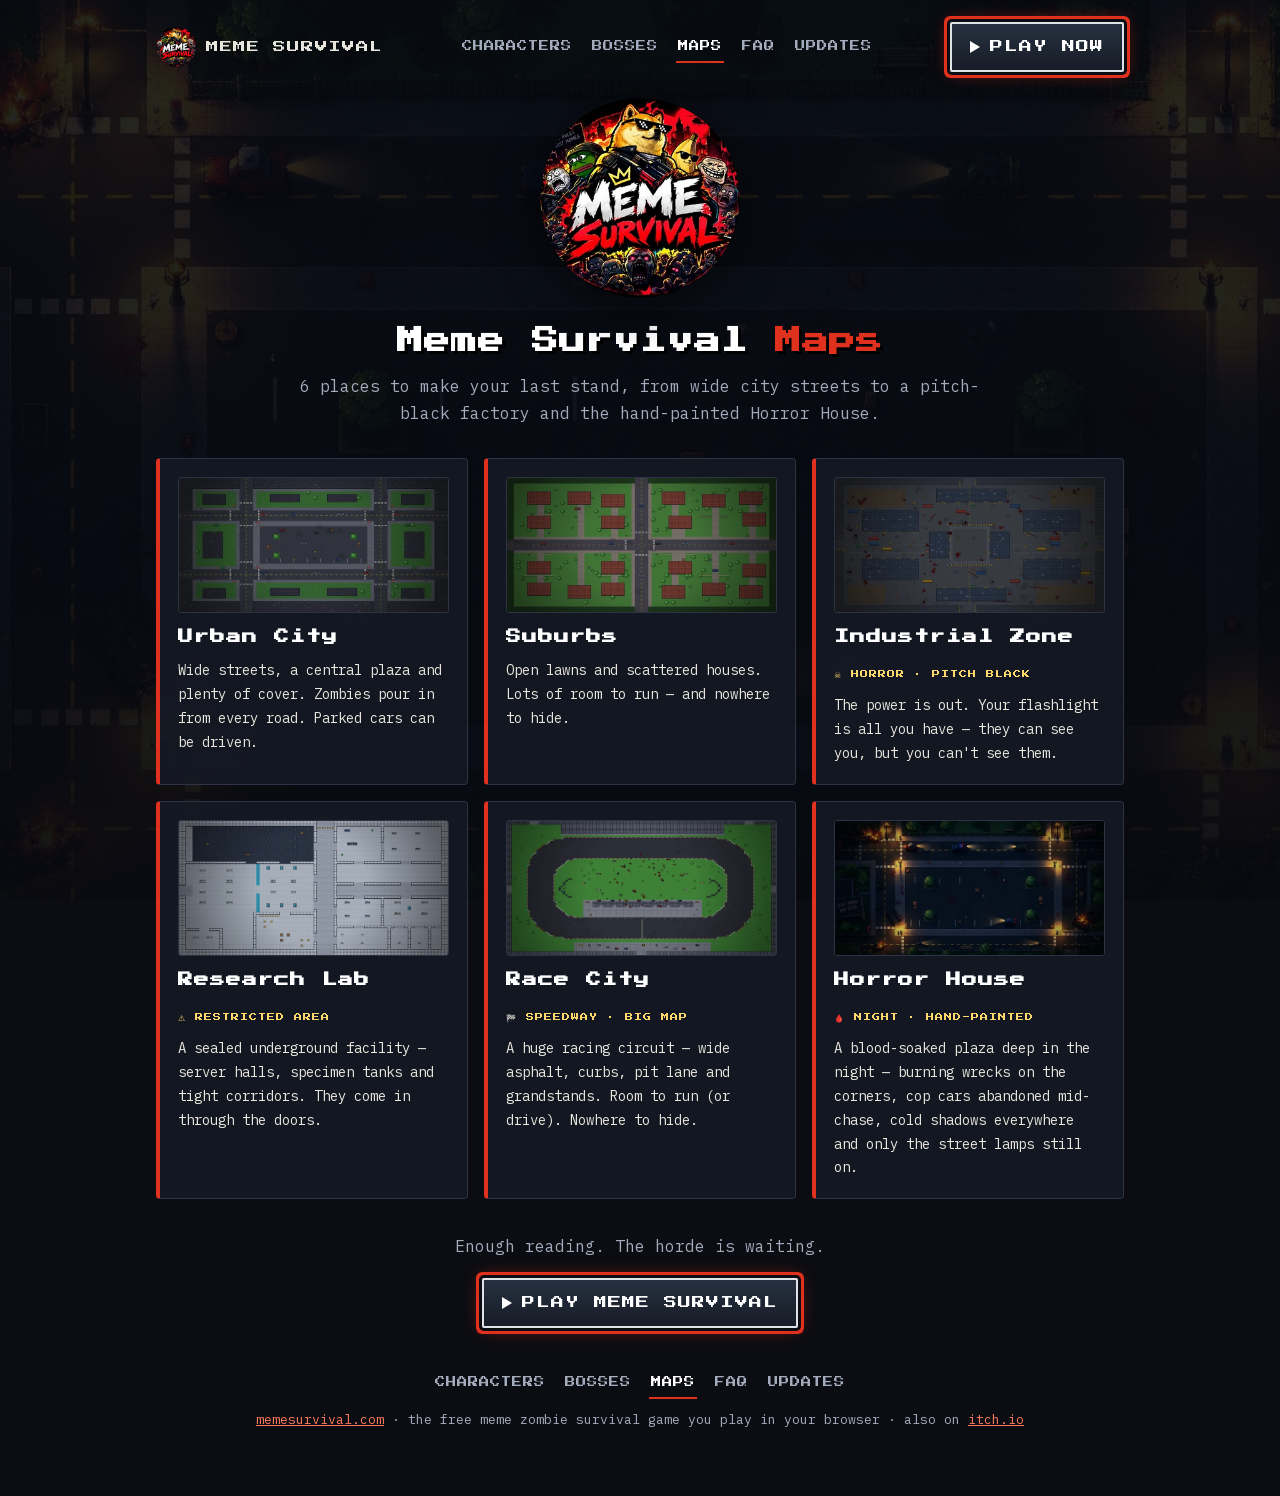
<file: maps.html>
<!DOCTYPE html>
<html lang="en">
<head>
<meta charset="UTF-8">
<meta name="viewport" content="width=device-width, initial-scale=1.0">
<title>Meme Survival Maps: All 6 Maps, Including Horror House</title>
<meta name="description" content="All 6 maps in Meme Survival, the free meme zombie game: Urban City, Suburbs, Industrial Zone, Research Lab, Race City, Horror House.">
<meta http-equiv="Content-Security-Policy" content="default-src 'self'; script-src 'self'; style-src 'self' 'unsafe-inline'; font-src 'self'; img-src 'self' data:; media-src 'self'; connect-src 'self'; object-src 'none'; base-uri 'self'; form-action 'none'">
<link rel="canonical" href="https://www.memesurvival.com/maps">
<meta name="theme-color" content="#0b0d12">
<meta property="og:type" content="article">
<meta property="og:site_name" content="Meme Survival">
<meta property="og:url" content="https://www.memesurvival.com/maps">
<meta property="og:title" content="Meme Survival Maps: All 6 Maps, Including Horror House">
<meta property="og:description" content="All 6 maps in Meme Survival, the free meme zombie game: Urban City, Suburbs, Industrial Zone, Research Lab, Race City, Horror House.">
<meta property="og:image" content="https://www.memesurvival.com/assets/img/og-image.jpg">
<meta property="og:image:width" content="1200">
<meta property="og:image:height" content="630">
<meta name="twitter:card" content="summary_large_image">
<meta name="twitter:title" content="Meme Survival Maps: All 6 Maps, Including Horror House">
<meta name="twitter:description" content="All 6 maps in Meme Survival, the free meme zombie game: Urban City, Suburbs, Industrial Zone, Research Lab, Race City, Horror House.">
<meta name="twitter:image" content="https://www.memesurvival.com/assets/img/og-image.jpg">
<link rel="icon" href="/favicon.ico" sizes="any">
<link rel="icon" type="image/png" sizes="32x32" href="/favicon-32.png">
<link rel="icon" type="image/png" sizes="48x48" href="/favicon-48.png">
<link rel="apple-touch-icon" href="/apple-touch-icon.png">
<link rel="manifest" href="/manifest.webmanifest">
<link rel="preload" href="/assets/fonts/press-start-2p.woff2" as="font" type="font/woff2" crossorigin>
<link rel="preload" href="/assets/fonts/ibm-plex-mono-400.woff2" as="font" type="font/woff2" crossorigin>
<style>
@font-face{font-family:'Press Start 2P';font-weight:400;font-display:swap;src:url(/assets/fonts/press-start-2p.woff2) format('woff2')}
@font-face{font-family:'IBM Plex Mono';font-weight:400;font-display:swap;src:url(/assets/fonts/ibm-plex-mono-400.woff2) format('woff2')}
@font-face{font-family:'IBM Plex Mono';font-weight:700;font-display:swap;src:url(/assets/fonts/ibm-plex-mono-700.woff2) format('woff2')}
:root{--bg:#0b0d12;--panel:rgba(21,26,37,.88);--line:#2b3345;--text:#e8e6dc;--muted:#a3abbc;--red:#e0301e;--link:#ff7a5c}
*{box-sizing:border-box;margin:0;padding:0}
html{scroll-behavior:smooth}
body{background:var(--bg) url(/assets/img/horror_menu.webp) center top/cover fixed;color:var(--text);font:16px/1.7 'IBM Plex Mono',ui-monospace,Menlo,Consolas,monospace}
body::before{content:"";position:fixed;inset:0;background:linear-gradient(rgba(8,10,16,.86),rgba(8,10,16,.94));z-index:-1}
a{color:var(--link)}
.px{font-family:'Press Start 2P',monospace;letter-spacing:1px}
.wrap{max-width:1000px;margin:0 auto;padding:22px 16px 64px}
header{display:flex;align-items:center;justify-content:space-between;gap:14px;flex-wrap:wrap;margin-bottom:26px}
.home{display:flex;align-items:center;gap:10px;color:var(--text);text-decoration:none;font-size:12px}
.home img{width:40px;height:40px}
.nav{display:flex;gap:6px 16px;flex-wrap:wrap;font-size:10px}
.nav a{color:var(--muted);text-decoration:none;padding:6px 2px;border-bottom:2px solid transparent}
.nav a:hover,.nav a[aria-current]{color:#fff;border-bottom-color:var(--red)}
.play{display:inline-flex;align-items:center;gap:10px;font-size:13px;color:#fff;text-decoration:none;background:linear-gradient(#26303f,#171d28);border:2px solid #dfe2e8;padding:12px 18px;border-radius:2px;box-shadow:0 0 0 3px var(--bg),0 0 0 6px var(--red),0 0 18px rgba(255,40,20,.55)}
.play:hover{background:linear-gradient(#324057,#1e2635)}
.play::before{content:"";border-left:10px solid #fff;border-top:6px solid transparent;border-bottom:6px solid transparent}
.hero{text-align:center;margin-bottom:30px}
.hero img{width:min(200px,50vw);height:auto;filter:drop-shadow(0 8px 24px rgba(0,0,0,.6))}
h1{font-size:clamp(17px,3.6vw,26px);line-height:1.5;margin:16px 0 12px;color:#fff;text-shadow:3px 3px 0 #000}
h1 span{color:var(--red)}
.lede{color:var(--muted);max-width:680px;margin:0 auto}
.panel{background:var(--panel);border:1px solid var(--line);border-radius:4px;padding:18px 20px;margin-bottom:16px;scroll-margin-top:16px}
.panel h2,.card h2{font-size:clamp(12px,2.2vw,15px);line-height:1.6;color:#fff;margin-bottom:10px}
.toc{columns:2 220px;margin:10px 0 0 20px}
.toc li{margin:3px 0}
.grid{display:grid;grid-template-columns:repeat(auto-fill,minmax(300px,1fr));gap:16px}
.card{background:var(--panel);border:1px solid var(--line);border-left:4px solid var(--red);border-radius:4px;padding:18px;scroll-margin-top:16px}
.card .top{display:flex;gap:14px;align-items:center;margin-bottom:10px}
.card .top img{width:96px;height:96px;flex:0 0 96px;image-rendering:pixelated;background:#0e1118;border:1px solid var(--line);border-radius:3px}
.card .top h2{margin:0}
.tag{display:inline-block;font-size:8px;color:#ffd86b;margin-top:6px}
.chips{display:flex;gap:6px;flex-wrap:wrap;margin:6px 0 8px}
.chip{font-size:8px;color:#fff;background:#3a1512;border:1px solid var(--red);padding:5px 7px;border-radius:2px}
.stats{color:var(--muted);font-size:13px;margin-top:8px}
.card p{font-size:14px}
.wide img{width:100%;height:auto;display:block;border:1px solid var(--line);border-radius:3px;margin-bottom:12px}
.card.boss .top img{width:128px;height:128px;flex:0 0 128px;background:transparent;border:0}
table{width:100%;border-collapse:collapse;font-size:14px}
td,th{text-align:left;padding:8px 6px;border-bottom:1px solid var(--line);vertical-align:top}
th{font-size:9px;color:var(--muted);font-weight:400}
.log h2{font-size:12px;color:#ffd86b}
.log ul{margin:8px 0 0 20px}
.log li{margin:6px 0;font-size:14px}
.qa{border-left:4px solid var(--red)}
.qa p+p{margin-top:10px}
.qa ul{margin:10px 0 0 20px}
.qa li{margin:5px 0}
kbd{font:600 12px/1 'IBM Plex Mono',monospace;background:#0e1118;border:1.5px solid #c9ced8;border-radius:4px;padding:3px 6px}
.cta{text-align:center;margin-top:34px}
.cta p{color:var(--muted);margin-bottom:18px}
footer{text-align:center;color:var(--muted);font-size:13px;margin-top:40px}
footer .nav{justify-content:center;margin-bottom:10px}
@media (max-width:640px){header{flex-direction:column}.card .top img{width:80px;height:80px;flex-basis:80px}}
</style>
<script type="application/ld+json">
{
 "@context": "https://schema.org",
 "@graph": [
  {
   "@type": "ItemList",
   "name": "Meme Survival maps",
   "numberOfItems": 6,
   "itemListElement": [
    {
     "@type": "ListItem",
     "position": 1,
     "name": "Urban City",
     "url": "https://www.memesurvival.com/maps#city"
    },
    {
     "@type": "ListItem",
     "position": 2,
     "name": "Suburbs",
     "url": "https://www.memesurvival.com/maps#suburbs"
    },
    {
     "@type": "ListItem",
     "position": 3,
     "name": "Industrial Zone",
     "url": "https://www.memesurvival.com/maps#industrial"
    },
    {
     "@type": "ListItem",
     "position": 4,
     "name": "Research Lab",
     "url": "https://www.memesurvival.com/maps#lab"
    },
    {
     "@type": "ListItem",
     "position": 5,
     "name": "Race City",
     "url": "https://www.memesurvival.com/maps#race"
    },
    {
     "@type": "ListItem",
     "position": 6,
     "name": "Horror House",
     "url": "https://www.memesurvival.com/maps#horror"
    }
   ]
  },
  {
   "@type": "BreadcrumbList",
   "itemListElement": [
    {
     "@type": "ListItem",
     "position": 1,
     "name": "Meme Survival",
     "item": "https://www.memesurvival.com/"
    },
    {
     "@type": "ListItem",
     "position": 2,
     "name": "Maps",
     "item": "https://www.memesurvival.com/maps"
    }
   ]
  }
 ]
}
</script>
</head>
<body>
<div class="wrap">
  <header>
    <a class="home px" href="/"><img src="/assets/img/logo-round-320.webp" alt="" width="40" height="40">MEME SURVIVAL</a>
    <nav class="nav px" aria-label="Site"><a href="/characters">CHARACTERS</a><a href="/bosses">BOSSES</a><a href="/maps" aria-current="page">MAPS</a><a href="/faq">FAQ</a><a href="/updates">UPDATES</a></nav>
    <a class="play px" href="/play">PLAY NOW</a>
  </header>
  <main>
    <div class="hero">
      <img src="/assets/img/logo-round-320.webp" alt="Meme Survival logo" width="320" height="320">
      <h1 class="px">Meme Survival <span>Maps</span></h1>
      <p class="lede">6 places to make your last stand, from wide city streets to a pitch-black factory and the hand-painted Horror House.</p>
    </div>
    <div class="grid">
    <article class="card wide" id="city">
      <img src="/assets/img/site/map_city.webp?v=4d185383" alt="Overview of the Urban City map in Meme Survival" width="640" height="320" loading="lazy">
      <h2 class="px">Urban City</h2>
      <p style="margin-top:8px">Wide streets, a central plaza and plenty of cover. Zombies pour in from every road. Parked cars can be driven.</p>
    </article>
    <article class="card wide" id="suburbs">
      <img src="/assets/img/site/map_suburbs.webp?v=03f87adc" alt="Overview of the Suburbs map in Meme Survival" width="640" height="320" loading="lazy">
      <h2 class="px">Suburbs</h2>
      <p style="margin-top:8px">Open lawns and scattered houses. Lots of room to run — and nowhere to hide.</p>
    </article>
    <article class="card wide" id="industrial">
      <img src="/assets/img/site/map_industrial.webp?v=39cd9af3" alt="Overview of the Industrial Zone map in Meme Survival" width="640" height="320" loading="lazy">
      <h2 class="px">Industrial Zone</h2><span class="tag px">☠ HORROR · PITCH BLACK</span>
      <p style="margin-top:8px">The power is out. Your flashlight is all you have — they can see you, but you can&#x27;t see them.</p>
    </article>
    <article class="card wide" id="lab">
      <img src="/assets/img/site/map_lab.webp?v=c8489c77" alt="Overview of the Research Lab map in Meme Survival" width="640" height="320" loading="lazy">
      <h2 class="px">Research Lab</h2><span class="tag px">⚠ RESTRICTED AREA</span>
      <p style="margin-top:8px">A sealed underground facility — server halls, specimen tanks and tight corridors. They come in through the doors.</p>
    </article>
    <article class="card wide" id="race">
      <img src="/assets/img/site/map_race.webp?v=a3c25260" alt="Overview of the Race City map in Meme Survival" width="640" height="320" loading="lazy">
      <h2 class="px">Race City</h2><span class="tag px">🏁 SPEEDWAY · BIG MAP</span>
      <p style="margin-top:8px">A huge racing circuit — wide asphalt, curbs, pit lane and grandstands. Room to run (or drive). Nowhere to hide.</p>
    </article>
    <article class="card wide" id="horror">
      <img src="/assets/img/site/map_horror.webp?v=3b598c3c" alt="Overview of the Horror House map in Meme Survival" width="640" height="320" loading="lazy">
      <h2 class="px">Horror House</h2><span class="tag px">🩸 NIGHT · HAND-PAINTED</span>
      <p style="margin-top:8px">A blood-soaked plaza deep in the night — burning wrecks on the corners, cop cars abandoned mid-chase, cold shadows everywhere and only the street lamps still on.</p>
    </article>
    </div>
    <div class="cta">
      <p>Enough reading. The horde is waiting.</p>
      <a class="play px" href="/play">PLAY MEME SURVIVAL</a>
    </div>
  </main>
  <footer><nav class="nav px" aria-label="Site"><a href="/characters">CHARACTERS</a><a href="/bosses">BOSSES</a><a href="/maps" aria-current="page">MAPS</a><a href="/faq">FAQ</a><a href="/updates">UPDATES</a></nav><a href="/">memesurvival.com</a> · the free meme zombie survival game you play in your browser · also on <a href="https://memesurvival.itch.io/meme-survival" target="_blank" rel="noopener">itch.io</a></footer>
</div>
</body>
</html>
</file>
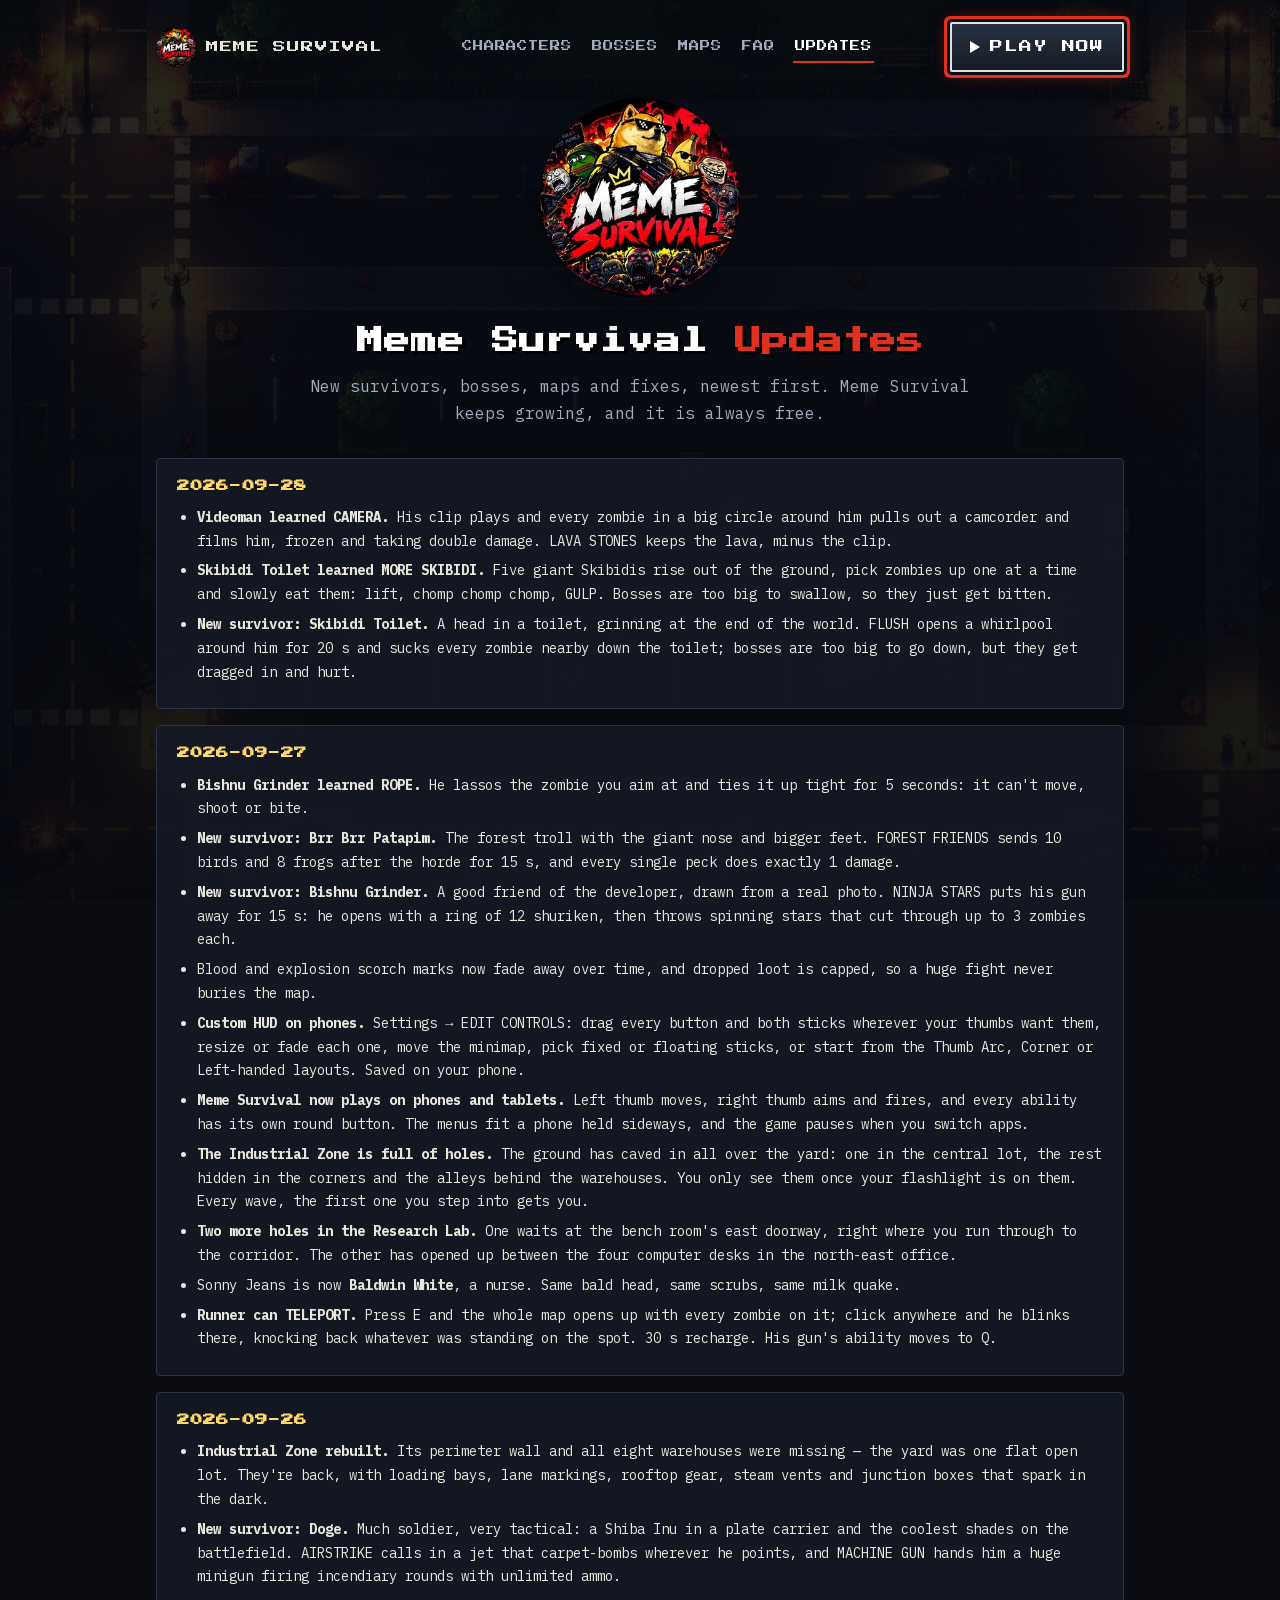
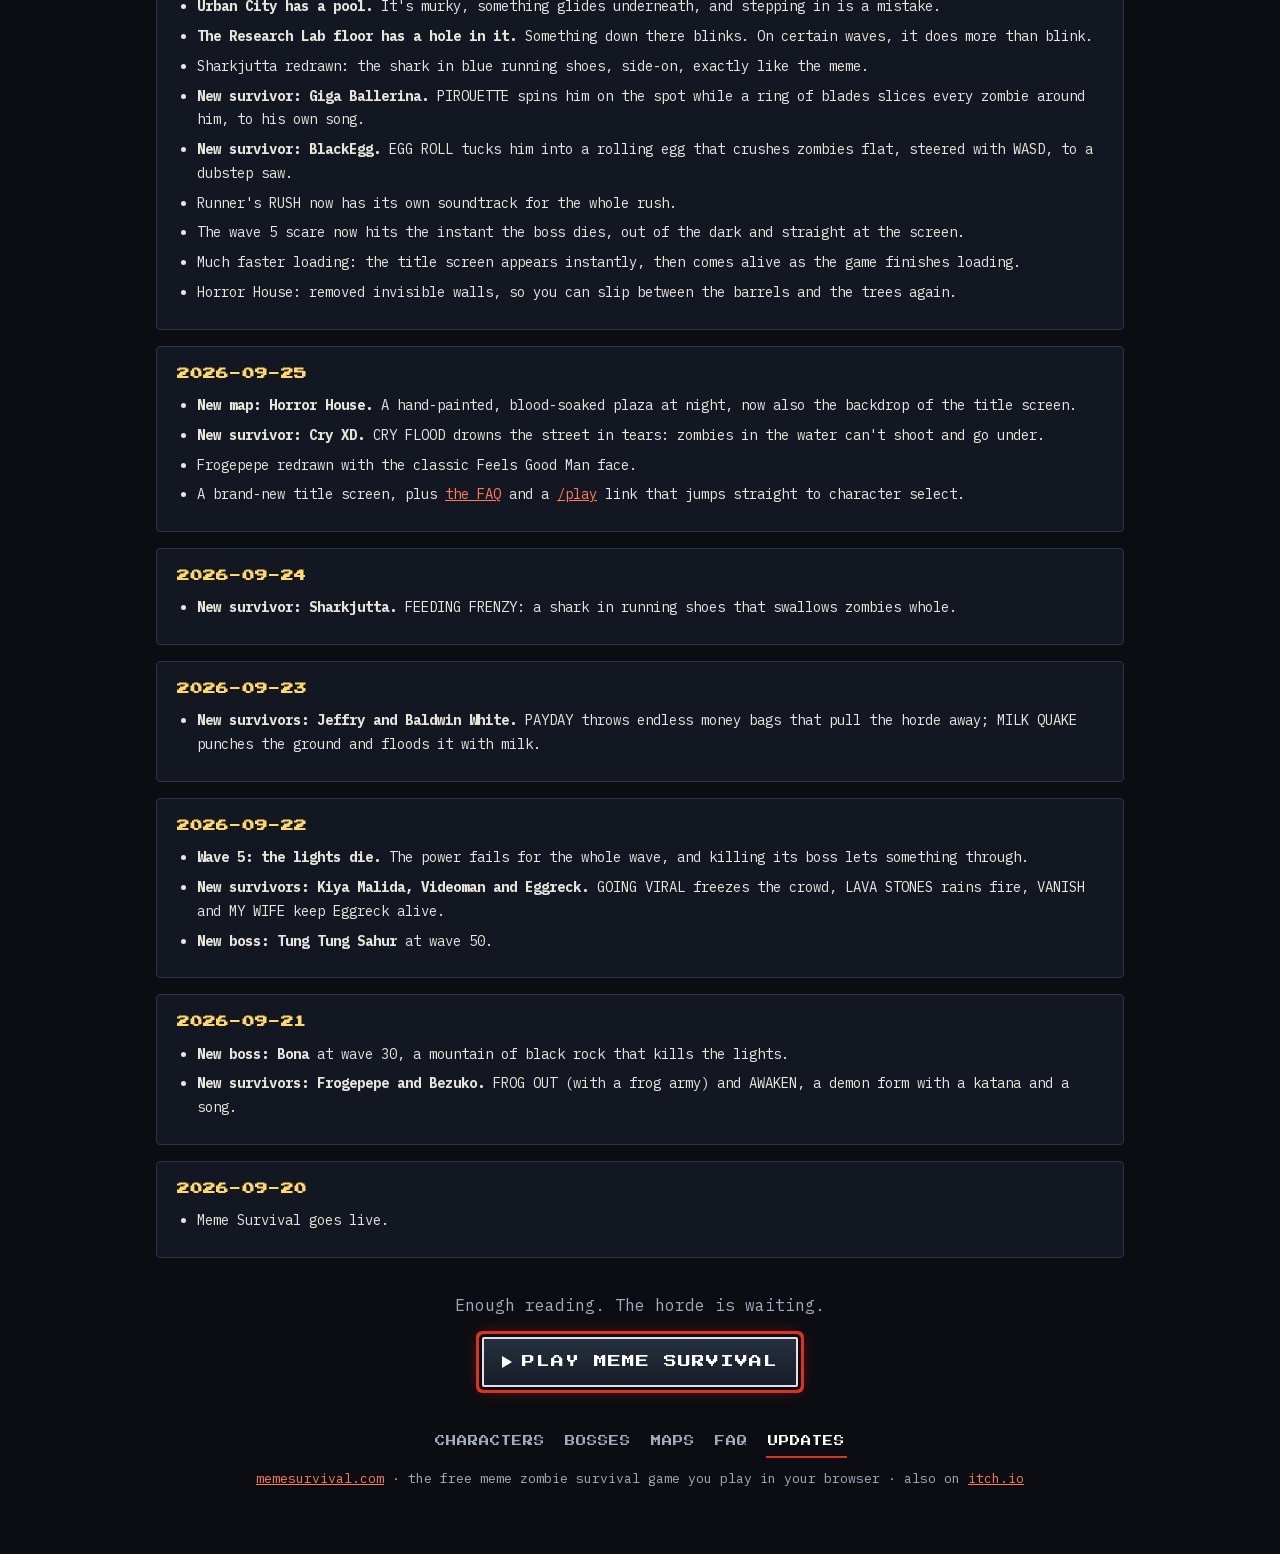
<file: updates.html>
<!DOCTYPE html>
<html lang="en">
<head>
<meta charset="UTF-8">
<meta name="viewport" content="width=device-width, initial-scale=1.0">
<title>Meme Survival Updates: New Characters, Abilities and Fixes</title>
<meta name="description" content="What&#x27;s new in Meme Survival, the free meme zombie game: new survivors like Giga Ballerina and BlackEgg, new bosses, maps, abilities and fixes, newest first.">
<meta http-equiv="Content-Security-Policy" content="default-src 'self'; script-src 'self'; style-src 'self' 'unsafe-inline'; font-src 'self'; img-src 'self' data:; media-src 'self'; connect-src 'self'; object-src 'none'; base-uri 'self'; form-action 'none'">
<link rel="canonical" href="https://www.memesurvival.com/updates">
<meta name="theme-color" content="#0b0d12">
<meta property="og:type" content="article">
<meta property="og:site_name" content="Meme Survival">
<meta property="og:url" content="https://www.memesurvival.com/updates">
<meta property="og:title" content="Meme Survival Updates: New Characters, Abilities and Fixes">
<meta property="og:description" content="What&#x27;s new in Meme Survival, the free meme zombie game: new survivors like Giga Ballerina and BlackEgg, new bosses, maps, abilities and fixes, newest first.">
<meta property="og:image" content="https://www.memesurvival.com/assets/img/og-image.jpg">
<meta property="og:image:width" content="1200">
<meta property="og:image:height" content="630">
<meta name="twitter:card" content="summary_large_image">
<meta name="twitter:title" content="Meme Survival Updates: New Characters, Abilities and Fixes">
<meta name="twitter:description" content="What&#x27;s new in Meme Survival, the free meme zombie game: new survivors like Giga Ballerina and BlackEgg, new bosses, maps, abilities and fixes, newest first.">
<meta name="twitter:image" content="https://www.memesurvival.com/assets/img/og-image.jpg">
<link rel="icon" href="/favicon.ico" sizes="any">
<link rel="icon" type="image/png" sizes="32x32" href="/favicon-32.png">
<link rel="icon" type="image/png" sizes="48x48" href="/favicon-48.png">
<link rel="apple-touch-icon" href="/apple-touch-icon.png">
<link rel="manifest" href="/manifest.webmanifest">
<link rel="preload" href="/assets/fonts/press-start-2p.woff2" as="font" type="font/woff2" crossorigin>
<link rel="preload" href="/assets/fonts/ibm-plex-mono-400.woff2" as="font" type="font/woff2" crossorigin>
<style>
@font-face{font-family:'Press Start 2P';font-weight:400;font-display:swap;src:url(/assets/fonts/press-start-2p.woff2) format('woff2')}
@font-face{font-family:'IBM Plex Mono';font-weight:400;font-display:swap;src:url(/assets/fonts/ibm-plex-mono-400.woff2) format('woff2')}
@font-face{font-family:'IBM Plex Mono';font-weight:700;font-display:swap;src:url(/assets/fonts/ibm-plex-mono-700.woff2) format('woff2')}
:root{--bg:#0b0d12;--panel:rgba(21,26,37,.88);--line:#2b3345;--text:#e8e6dc;--muted:#a3abbc;--red:#e0301e;--link:#ff7a5c}
*{box-sizing:border-box;margin:0;padding:0}
html{scroll-behavior:smooth}
body{background:var(--bg) url(/assets/img/horror_menu.webp) center top/cover fixed;color:var(--text);font:16px/1.7 'IBM Plex Mono',ui-monospace,Menlo,Consolas,monospace}
body::before{content:"";position:fixed;inset:0;background:linear-gradient(rgba(8,10,16,.86),rgba(8,10,16,.94));z-index:-1}
a{color:var(--link)}
.px{font-family:'Press Start 2P',monospace;letter-spacing:1px}
.wrap{max-width:1000px;margin:0 auto;padding:22px 16px 64px}
header{display:flex;align-items:center;justify-content:space-between;gap:14px;flex-wrap:wrap;margin-bottom:26px}
.home{display:flex;align-items:center;gap:10px;color:var(--text);text-decoration:none;font-size:12px}
.home img{width:40px;height:40px}
.nav{display:flex;gap:6px 16px;flex-wrap:wrap;font-size:10px}
.nav a{color:var(--muted);text-decoration:none;padding:6px 2px;border-bottom:2px solid transparent}
.nav a:hover,.nav a[aria-current]{color:#fff;border-bottom-color:var(--red)}
.play{display:inline-flex;align-items:center;gap:10px;font-size:13px;color:#fff;text-decoration:none;background:linear-gradient(#26303f,#171d28);border:2px solid #dfe2e8;padding:12px 18px;border-radius:2px;box-shadow:0 0 0 3px var(--bg),0 0 0 6px var(--red),0 0 18px rgba(255,40,20,.55)}
.play:hover{background:linear-gradient(#324057,#1e2635)}
.play::before{content:"";border-left:10px solid #fff;border-top:6px solid transparent;border-bottom:6px solid transparent}
.hero{text-align:center;margin-bottom:30px}
.hero img{width:min(200px,50vw);height:auto;filter:drop-shadow(0 8px 24px rgba(0,0,0,.6))}
h1{font-size:clamp(17px,3.6vw,26px);line-height:1.5;margin:16px 0 12px;color:#fff;text-shadow:3px 3px 0 #000}
h1 span{color:var(--red)}
.lede{color:var(--muted);max-width:680px;margin:0 auto}
.panel{background:var(--panel);border:1px solid var(--line);border-radius:4px;padding:18px 20px;margin-bottom:16px;scroll-margin-top:16px}
.panel h2,.card h2{font-size:clamp(12px,2.2vw,15px);line-height:1.6;color:#fff;margin-bottom:10px}
.toc{columns:2 220px;margin:10px 0 0 20px}
.toc li{margin:3px 0}
.grid{display:grid;grid-template-columns:repeat(auto-fill,minmax(300px,1fr));gap:16px}
.card{background:var(--panel);border:1px solid var(--line);border-left:4px solid var(--red);border-radius:4px;padding:18px;scroll-margin-top:16px}
.card .top{display:flex;gap:14px;align-items:center;margin-bottom:10px}
.card .top img{width:96px;height:96px;flex:0 0 96px;image-rendering:pixelated;background:#0e1118;border:1px solid var(--line);border-radius:3px}
.card .top h2{margin:0}
.tag{display:inline-block;font-size:8px;color:#ffd86b;margin-top:6px}
.chips{display:flex;gap:6px;flex-wrap:wrap;margin:6px 0 8px}
.chip{font-size:8px;color:#fff;background:#3a1512;border:1px solid var(--red);padding:5px 7px;border-radius:2px}
.stats{color:var(--muted);font-size:13px;margin-top:8px}
.card p{font-size:14px}
.wide img{width:100%;height:auto;display:block;border:1px solid var(--line);border-radius:3px;margin-bottom:12px}
.card.boss .top img{width:128px;height:128px;flex:0 0 128px;background:transparent;border:0}
table{width:100%;border-collapse:collapse;font-size:14px}
td,th{text-align:left;padding:8px 6px;border-bottom:1px solid var(--line);vertical-align:top}
th{font-size:9px;color:var(--muted);font-weight:400}
.log h2{font-size:12px;color:#ffd86b}
.log ul{margin:8px 0 0 20px}
.log li{margin:6px 0;font-size:14px}
.qa{border-left:4px solid var(--red)}
.qa p+p{margin-top:10px}
.qa ul{margin:10px 0 0 20px}
.qa li{margin:5px 0}
kbd{font:600 12px/1 'IBM Plex Mono',monospace;background:#0e1118;border:1.5px solid #c9ced8;border-radius:4px;padding:3px 6px}
.cta{text-align:center;margin-top:34px}
.cta p{color:var(--muted);margin-bottom:18px}
footer{text-align:center;color:var(--muted);font-size:13px;margin-top:40px}
footer .nav{justify-content:center;margin-bottom:10px}
@media (max-width:640px){header{flex-direction:column}.card .top img{width:80px;height:80px;flex-basis:80px}}
</style>
<script type="application/ld+json">
{
 "@context": "https://schema.org",
 "@graph": [
  {
   "@type": "BreadcrumbList",
   "itemListElement": [
    {
     "@type": "ListItem",
     "position": 1,
     "name": "Meme Survival",
     "item": "https://www.memesurvival.com/"
    },
    {
     "@type": "ListItem",
     "position": 2,
     "name": "Updates",
     "item": "https://www.memesurvival.com/updates"
    }
   ]
  }
 ]
}
</script>
</head>
<body>
<div class="wrap">
  <header>
    <a class="home px" href="/"><img src="/assets/img/logo-round-320.webp" alt="" width="40" height="40">MEME SURVIVAL</a>
    <nav class="nav px" aria-label="Site"><a href="/characters">CHARACTERS</a><a href="/bosses">BOSSES</a><a href="/maps">MAPS</a><a href="/faq">FAQ</a><a href="/updates" aria-current="page">UPDATES</a></nav>
    <a class="play px" href="/play">PLAY NOW</a>
  </header>
  <main>
    <div class="hero">
      <img src="/assets/img/logo-round-320.webp" alt="Meme Survival logo" width="320" height="320">
      <h1 class="px">Meme Survival <span>Updates</span></h1>
      <p class="lede">New survivors, bosses, maps and fixes, newest first. Meme Survival keeps growing, and it is always free.</p>
    </div>
    <section class="panel log" id="2026-09-28"><h2 class="px">2026-09-28</h2><ul><li><strong>Videoman learned CAMERA.</strong> His clip plays and every zombie in a big circle around him pulls out a camcorder and films him, frozen and taking double damage. LAVA STONES keeps the lava, minus the clip.</li><li><strong>Skibidi Toilet learned MORE SKIBIDI.</strong> Five giant Skibidis rise out of the ground, pick zombies up one at a time and slowly eat them: lift, chomp chomp chomp, GULP. Bosses are too big to swallow, so they just get bitten.</li><li><strong>New survivor: Skibidi Toilet.</strong> A head in a toilet, grinning at the end of the world. FLUSH opens a whirlpool around him for 20 s and sucks every zombie nearby down the toilet; bosses are too big to go down, but they get dragged in and hurt.</li></ul></section>
    <section class="panel log" id="2026-09-27"><h2 class="px">2026-09-27</h2><ul><li><strong>Bishnu Grinder learned ROPE.</strong> He lassos the zombie you aim at and ties it up tight for 5 seconds: it can't move, shoot or bite.</li><li><strong>New survivor: Brr Brr Patapim.</strong> The forest troll with the giant nose and bigger feet. FOREST FRIENDS sends 10 birds and 8 frogs after the horde for 15 s, and every single peck does exactly 1 damage.</li><li><strong>New survivor: Bishnu Grinder.</strong> A good friend of the developer, drawn from a real photo. NINJA STARS puts his gun away for 15 s: he opens with a ring of 12 shuriken, then throws spinning stars that cut through up to 3 zombies each.</li><li>Blood and explosion scorch marks now fade away over time, and dropped loot is capped, so a huge fight never buries the map.</li><li><strong>Custom HUD on phones.</strong> Settings → EDIT CONTROLS: drag every button and both sticks wherever your thumbs want them, resize or fade each one, move the minimap, pick fixed or floating sticks, or start from the Thumb Arc, Corner or Left-handed layouts. Saved on your phone.</li><li><strong>Meme Survival now plays on phones and tablets.</strong> Left thumb moves, right thumb aims and fires, and every ability has its own round button. The menus fit a phone held sideways, and the game pauses when you switch apps.</li><li><strong>The Industrial Zone is full of holes.</strong> The ground has caved in all over the yard: one in the central lot, the rest hidden in the corners and the alleys behind the warehouses. You only see them once your flashlight is on them. Every wave, the first one you step into gets you.</li><li><strong>Two more holes in the Research Lab.</strong> One waits at the bench room's east doorway, right where you run through to the corridor. The other has opened up between the four computer desks in the north-east office.</li><li>Sonny Jeans is now <strong>Baldwin White</strong>, a nurse. Same bald head, same scrubs, same milk quake.</li><li><strong>Runner can TELEPORT.</strong> Press E and the whole map opens up with every zombie on it; click anywhere and he blinks there, knocking back whatever was standing on the spot. 30 s recharge. His gun's ability moves to Q.</li></ul></section>
    <section class="panel log" id="2026-09-26"><h2 class="px">2026-09-26</h2><ul><li><strong>Industrial Zone rebuilt.</strong> Its perimeter wall and all eight warehouses were missing — the yard was one flat open lot. They're back, with loading bays, lane markings, rooftop gear, steam vents and junction boxes that spark in the dark.</li><li><strong>New survivor: Doge.</strong> Much soldier, very tactical: a Shiba Inu in a plate carrier and the coolest shades on the battlefield. AIRSTRIKE calls in a jet that carpet-bombs wherever he points, and MACHINE GUN hands him a huge minigun firing incendiary rounds with unlimited ammo.</li><li><strong>Urban City has a pool.</strong> It's murky, something glides underneath, and stepping in is a mistake.</li><li><strong>The Research Lab floor has a hole in it.</strong> Something down there blinks. On certain waves, it does more than blink.</li><li>Sharkjutta redrawn: the shark in blue running shoes, side-on, exactly like the meme.</li><li><strong>New survivor: Giga Ballerina.</strong> PIROUETTE spins him on the spot while a ring of blades slices every zombie around him, to his own song.</li><li><strong>New survivor: BlackEgg.</strong> EGG ROLL tucks him into a rolling egg that crushes zombies flat, steered with WASD, to a dubstep saw.</li><li>Runner's RUSH now has its own soundtrack for the whole rush.</li><li>The wave 5 scare now hits the instant the boss dies, out of the dark and straight at the screen.</li><li>Much faster loading: the title screen appears instantly, then comes alive as the game finishes loading.</li><li>Horror House: removed invisible walls, so you can slip between the barrels and the trees again.</li></ul></section>
    <section class="panel log" id="2026-09-25"><h2 class="px">2026-09-25</h2><ul><li><strong>New map: Horror House.</strong> A hand-painted, blood-soaked plaza at night, now also the backdrop of the title screen.</li><li><strong>New survivor: Cry XD.</strong> CRY FLOOD drowns the street in tears: zombies in the water can't shoot and go under.</li><li>Frogepepe redrawn with the classic Feels Good Man face.</li><li>A brand-new title screen, plus <a href="/faq">the FAQ</a> and a <a href="/play">/play</a> link that jumps straight to character select.</li></ul></section>
    <section class="panel log" id="2026-09-24"><h2 class="px">2026-09-24</h2><ul><li><strong>New survivor: Sharkjutta.</strong> FEEDING FRENZY: a shark in running shoes that swallows zombies whole.</li></ul></section>
    <section class="panel log" id="2026-09-23"><h2 class="px">2026-09-23</h2><ul><li><strong>New survivors: Jeffry and Baldwin White.</strong> PAYDAY throws endless money bags that pull the horde away; MILK QUAKE punches the ground and floods it with milk.</li></ul></section>
    <section class="panel log" id="2026-09-22"><h2 class="px">2026-09-22</h2><ul><li><strong>Wave 5: the lights die.</strong> The power fails for the whole wave, and killing its boss lets something through.</li><li><strong>New survivors: Kiya Malida, Videoman and Eggreck.</strong> GOING VIRAL freezes the crowd, LAVA STONES rains fire, VANISH and MY WIFE keep Eggreck alive.</li><li><strong>New boss: Tung Tung Sahur</strong> at wave 50.</li></ul></section>
    <section class="panel log" id="2026-09-21"><h2 class="px">2026-09-21</h2><ul><li><strong>New boss: Bona</strong> at wave 30, a mountain of black rock that kills the lights.</li><li><strong>New survivors: Frogepepe and Bezuko.</strong> FROG OUT (with a frog army) and AWAKEN, a demon form with a katana and a song.</li></ul></section>
    <section class="panel log" id="2026-09-20"><h2 class="px">2026-09-20</h2><ul><li>Meme Survival goes live.</li></ul></section>
    <div class="cta">
      <p>Enough reading. The horde is waiting.</p>
      <a class="play px" href="/play">PLAY MEME SURVIVAL</a>
    </div>
  </main>
  <footer><nav class="nav px" aria-label="Site"><a href="/characters">CHARACTERS</a><a href="/bosses">BOSSES</a><a href="/maps">MAPS</a><a href="/faq">FAQ</a><a href="/updates" aria-current="page">UPDATES</a></nav><a href="/">memesurvival.com</a> · the free meme zombie survival game you play in your browser · also on <a href="https://memesurvival.itch.io/meme-survival" target="_blank" rel="noopener">itch.io</a></footer>
</div>
</body>
</html>
</file>
<file: css/style.css>
/* self-hosted fonts (SIL Open Font License) — no trip to Google before the text can draw */
@font-face{font-family:'Press Start 2P';font-style:normal;font-weight:400;font-display:swap;src:url(../assets/fonts/press-start-2p.woff2) format('woff2')}
@font-face{font-family:'IBM Plex Mono';font-style:normal;font-weight:400;font-display:swap;src:url(../assets/fonts/ibm-plex-mono-400.woff2) format('woff2')}
@font-face{font-family:'IBM Plex Mono';font-style:normal;font-weight:600;font-display:swap;src:url(../assets/fonts/ibm-plex-mono-600.woff2) format('woff2')}
@font-face{font-family:'IBM Plex Mono';font-style:normal;font-weight:700;font-display:swap;src:url(../assets/fonts/ibm-plex-mono-700.woff2) format('woff2')}
:root{
  --bg:#0b0d12; --panel:#1b2030; --border:#3b4457; --text:#e8e6dc; --muted:#9aa3b5;
  --red:#d3372b; --green:#5fb04a; --yellow:#f0c419; --blue:#3f7fd8;
  --mono:'IBM Plex Mono',ui-monospace,Menlo,Consolas,monospace; --pixel:'Press Start 2P',var(--mono);
}
*{box-sizing:border-box;margin:0;padding:0}
html,body{height:100%;background:var(--bg);color:var(--text);font-family:var(--mono);overflow:hidden}
button{font-family:inherit;cursor:pointer}
canvas{image-rendering:pixelated;image-rendering:crisp-edges}

#stage{position:fixed;inset:0;background:#000;overflow:hidden}
/* it's a game, not a document: double-clicks and drags shouldn't highlight the logo or menus */
#stage{-webkit-user-select:none;user-select:none;-webkit-touch-callout:none}
#stage input,#stage textarea{-webkit-user-select:text;user-select:text}
#game{display:block;cursor:crosshair;position:absolute;left:0;top:0;width:100vw;height:100vh}
/* first paint: the title as a still (blurred copy baked into the page, sharp picture over it), sized exactly like the
   menu's cover-fitted canvas; the live scene fades in over it once it has drawn a frame */
#still{position:absolute;inset:0;overflow:hidden;background:#0b0d12;pointer-events:none}
.still-blur,.still-sharp{position:absolute;inset:0;background-position:center;background-repeat:no-repeat;background-size:max(1760px,100vw,200vh) auto}
.still-blur{filter:blur(14px);transform:scale(1.06)}
.still-sharp{background-image:url(../assets/img/horror_menu.webp)}
#still::after{content:"";position:absolute;inset:0;background:radial-gradient(ellipse at center,rgba(0,0,0,0) 45%,rgba(0,0,0,.35) 100%)}
#game{opacity:0;transition:opacity .45s ease-out}
html.alive #game{opacity:1}
/* the buttons are there from the first frame, but only live once the code is */
#ov-title .btn,#ov-title .title-faq{transition:opacity .25s}
html:not(.ready) #ov-title .btn{opacity:.55;pointer-events:none}

/* ---------- overlays ---------- */
.overlay{position:absolute;inset:0;display:none;flex-direction:column;align-items:center;justify-content:center;gap:12px;background:rgba(8,10,16,.72);text-align:center;padding:24px;z-index:5}
.overlay.show{display:flex}
.overlay h2{font-family:var(--pixel);font-size:clamp(16px,2.4vw,26px);letter-spacing:2px;color:#fff;margin-bottom:6px;text-shadow:3px 3px 0 #000}
.overlay.banner{background:transparent;pointer-events:none;justify-content:flex-start;padding-top:14vh}
.banner-text{font-family:var(--pixel);font-size:clamp(22px,4vw,44px);color:#fff;text-shadow:4px 4px 0 #000,0 0 24px rgba(211,55,43,.8);animation:pop .5s ease-out}
.banner-sub{font-size:clamp(12px,1.4vw,16px);color:#ffd7d0;text-shadow:2px 2px 0 #000;margin-top:10px}
@keyframes pop{0%{transform:scale(.4);opacity:0}60%{transform:scale(1.15);opacity:1}100%{transform:scale(1)}}
.hint{color:var(--muted);font-size:13px;text-align:center;margin:4px 0}
.hint.small{font-size:11px}
.row{display:flex;gap:10px;flex-wrap:wrap;justify-content:center}

/* ---- title screen: the painted plaza shows through, the letters carry their own weight ---- */
#ov-title{background:radial-gradient(ellipse 46% 42% at 50% 44%,rgba(0,0,0,.26),rgba(0,0,0,0) 100%),
  linear-gradient(to top,rgba(0,0,0,.62),rgba(0,0,0,0) 92px)}
.title-block{text-align:center;line-height:1;margin:0 0 58px;font-size:inherit;font-weight:400;display:flex;flex-direction:column;align-items:center}
.ttl-zombie{position:relative;display:inline-block;font-family:var(--pixel);font-size:clamp(36px,6.4vw,92px);letter-spacing:4px;color:#ece6d8;
  text-shadow:0 3px 0 #a39c8d,0 6px 0 #6a655a,0 9px 0 #3a3730,0 12px 0 #1b1a17,4px 14px 8px rgba(0,0,0,.7)}
/* the face texture sits exactly on top of the glyphs; the solid text below gives the chunky extrusion */
.ttl-zombie::after{content:attr(data-text);position:absolute;left:0;top:0;right:0;color:transparent;text-shadow:none;
  background:url(../assets/img/title_meme_fx.svg) 0 0/100% 100%;-webkit-background-clip:text;background-clip:text;pointer-events:none}
/* SURVIVAL is painted art (cracked, wet, dripping) cut out of the title mockup */
.ttl-survival{display:block;width:clamp(270px,45vw,730px);height:auto;margin-top:16px;user-select:none;pointer-events:none;
  filter:drop-shadow(0 4px 0 rgba(20,0,0,.85)) drop-shadow(0 0 18px rgba(255,46,24,.4))}

.btn{background:#2c3444;border:2px solid #6c7688;color:#fff;font-weight:700;letter-spacing:.08em;padding:10px 28px;border-radius:3px;font-size:14px;min-width:160px;transition:transform .08s,background .1s}
.btn:hover{background:#3a4356;transform:translateY(-1px)}
.btn.primary{border-color:#fff}
.btn.big{font-family:var(--pixel);font-size:16px;padding:16px 44px}
/* title-screen buttons: grungy dark plates, PLAY framed in a humming red neon */
.btn.play-btn,.btn.gear-btn{display:inline-flex;align-items:center;justify-content:center;gap:16px;position:relative;width:300px;padding:17px 24px;
  font-size:20px;letter-spacing:.06em;color:#f4f5f7;border:2px solid #c4c9d2;border-radius:2px;
  background:url(../assets/img/grunge.svg) 0 0/240px 120px,linear-gradient(#26303f,#171d28);
  text-shadow:0 2px 0 #000;box-shadow:inset 0 0 0 1px rgba(0,0,0,.7),inset 0 -6px 12px rgba(0,0,0,.45),0 6px 18px rgba(0,0,0,.6)}
.btn.play-btn{margin-bottom:22px;border-color:#dfe2e8}
.play-btn::before{content:"";position:absolute;inset:-9px;border:3px solid #ff3322;border-radius:3px;pointer-events:none;
  box-shadow:0 0 8px #ff2a18,0 0 22px rgba(255,40,20,.65),inset 0 0 8px rgba(255,40,20,.6);animation:neon 2.6s ease-in-out infinite}
@keyframes neon{0%,100%{opacity:1}46%{opacity:.82}48%{opacity:.45}50%{opacity:.9}}
.btn.play-btn:hover,.btn.gear-btn:hover{background:url(../assets/img/grunge.svg) 0 0/240px 120px,linear-gradient(#324057,#1e2635)}
.play-btn:hover::before{box-shadow:0 0 12px #ff2a18,0 0 32px rgba(255,40,20,.8),inset 0 0 10px rgba(255,40,20,.7)}
.ico{flex:0 0 auto;display:block;height:24px;width:auto}
.play-btn .ico{height:22px}
.score-line{font-size:16px;color:#eceef2;letter-spacing:.03em;margin-top:18px;text-shadow:0 2px 0 #000,0 0 8px rgba(0,0,0,.9)}
/* site menu, top-right of the title screen: one MENU button, the page links open under it */
.title-menu{position:absolute;top:16px;right:18px;z-index:3}
.title-menu summary{list-style:none;cursor:pointer;display:inline-flex;align-items:center;gap:10px;font-family:var(--pixel);font-size:10px;letter-spacing:1px;
  color:#eceef2;padding:9px 12px;border:1.5px solid #c9ced8;border-radius:3px;background:rgba(14,17,24,.8);text-shadow:0 2px 0 #000;user-select:none}
.title-menu summary::-webkit-details-marker{display:none}
.title-menu summary:focus-visible{outline:none}
.title-menu summary:hover,.title-menu summary:focus-visible,.title-menu[open] summary{border-color:#ff3322;box-shadow:0 0 12px rgba(255,40,20,.6)}
.burger{position:relative;width:12px;height:2px;background:currentColor;box-shadow:0 -4px 0 currentColor,0 4px 0 currentColor;margin:4px 0}
.title-menu[open] .burger{background:transparent;box-shadow:none}
.title-menu[open] .burger::before,.title-menu[open] .burger::after{content:"";position:absolute;left:0;top:0;width:12px;height:2px;background:currentColor;transform:rotate(45deg)}
.title-menu[open] .burger::after{transform:rotate(-45deg)}
.menu-panel{position:absolute;right:0;top:calc(100% + 8px);display:flex;flex-direction:column;gap:6px;min-width:180px;padding:10px;
  background:rgba(10,12,18,.95);border:1.5px solid #c9ced8;border-radius:3px;box-shadow:0 12px 30px rgba(0,0,0,.65);animation:menuin .12s ease-out}
@keyframes menuin{from{opacity:0;transform:translateY(-4px)}to{opacity:1;transform:none}}
.menu-panel a{display:flex;justify-content:space-between;align-items:center;font-family:var(--pixel);font-size:10px;letter-spacing:1px;color:#eceef2;text-decoration:none;
  padding:10px 12px;border:1.5px solid #3a4150;border-radius:2px;background:rgba(22,27,38,.9);text-shadow:0 2px 0 #000}
.menu-panel a:hover,.menu-panel a:focus-visible{border-color:#ff3322;box-shadow:0 0 10px rgba(255,40,20,.5);outline:none}
.menu-panel .ext{color:#ff7a5c;margin-left:10px}
/* controls strip along the bottom, every key in its own cap */
.keybar{position:absolute;left:0;right:0;bottom:22px;display:flex;flex-wrap:wrap;justify-content:center;align-items:center;
  gap:8px 30px;padding:0 16px;font-size:13px;color:#e3e6ec;text-shadow:0 2px 3px rgba(0,0,0,.95)}
.keybar span{display:inline-flex;align-items:center;gap:6px;white-space:nowrap}
.keybar span>kbd:last-of-type{margin-right:6px}
.keybar em{color:#e3e6ec;font-style:normal}
.keybar kbd{font-family:var(--mono);font-size:12px;font-weight:600;line-height:1;color:#f4f5f7;background:rgba(14,17,24,.85);min-width:24px;text-align:center;
  border:1.5px solid #c9ced8;border-radius:4px;padding:5px 6px;box-shadow:0 2px 0 rgba(0,0,0,.7)}
.keybar .mouse{height:22px;width:auto;margin-right:8px;color:#eef0f4;filter:drop-shadow(0 2px 0 rgba(0,0,0,.8))}
.btn.danger{border-color:var(--red);color:#ffb8b0}
.btn.danger:hover{background:#4a1f1a}
.btn.small{padding:6px 14px;min-width:0;font-size:12px}
.btn:disabled{opacity:.35;cursor:not-allowed;transform:none}
.icon-btn{background:#2c3444;border:1px solid var(--border);color:var(--text);border-radius:4px;font-size:12px;padding:2px 8px}

/* ---------- setup wizard ---------- */
.setup{width:min(1600px,100%);max-height:100%;display:flex;flex-direction:column;gap:14px;overflow:auto;padding:0 18px 0 6px;scrollbar-width:thin;scrollbar-color:#4a5468 transparent;scrollbar-gutter:stable}
.setup::-webkit-scrollbar{width:8px}
.setup::-webkit-scrollbar-track{background:transparent}
.setup::-webkit-scrollbar-thumb{background:#4a5468;border-radius:4px;border:2px solid transparent;background-clip:padding-box}
.setup::-webkit-scrollbar-thumb:hover{background:#6c7688;background-clip:padding-box}
.steps{display:flex;justify-content:center;gap:10px}
.step{font-size:12px;letter-spacing:.12em;color:var(--muted);padding:6px 14px;border:1px solid var(--border);border-radius:3px}
.step b{display:inline-block;width:18px;height:18px;line-height:18px;border-radius:50%;background:#2c3444;text-align:center;font-size:11px;margin-right:6px}
.step.active{color:#fff;border-color:#fff;background:#2c3444}
.step.done{color:var(--green);border-color:var(--green)}
.step.done b{background:var(--green);color:#000}
.setup-page{display:none;flex-direction:column;align-items:center;gap:10px}
.setup-page.show{display:flex}
.cards{display:grid;grid-template-columns:repeat(auto-fit,minmax(200px,1fr));gap:12px;width:100%}
#charCards{grid-template-columns:repeat(auto-fit,minmax(190px,1fr))}
#charCards .card small{font-size:11px}
#weaponCards{grid-template-columns:repeat(4,1fr)}
@media (max-width:1000px){#weaponCards{grid-template-columns:repeat(2,1fr)}}
.card{background:var(--panel);border:2px solid var(--border);border-radius:8px;padding:14px 12px;display:flex;flex-direction:column;align-items:center;gap:6px;color:#fff;cursor:pointer;transition:.1s;position:relative;text-align:center}
.card:hover{border-color:#aab3c5;transform:translateY(-3px)}
.card.selected{border-color:var(--yellow);box-shadow:0 0 0 2px rgba(240,196,25,.25),0 0 24px rgba(240,196,25,.25);background:#252c3d}
.card.selected::after{content:"✔";position:absolute;top:8px;right:10px;color:var(--yellow);font-size:14px}
.card canvas{width:96px;height:96px}
.card canvas.gun{width:128px;height:64px}
.card canvas.map{width:100%;max-width:260px;aspect-ratio:8/5;height:auto;border:1px solid var(--border);border-radius:3px;image-rendering:auto}
.card b{font-size:15px;letter-spacing:.06em}
.card small{color:var(--muted);font-size:11px;line-height:1.4}
.card .tag{color:var(--yellow);font-size:11px;letter-spacing:.1em}
.card.fixed{border-color:#4c9a3c;cursor:default;opacity:.85}
.card.fixed::after{content:"✔";position:absolute;top:8px;right:10px;color:#8bd35a;font-size:14px}
.card.dim{opacity:.4}
.card.cursor{outline:2px dashed rgba(255,255,255,.5);outline-offset:3px}
.card .slot{position:absolute;top:8px;left:10px;color:var(--yellow);font-size:10px;letter-spacing:.1em}
.card.fixed .slot{color:#8bd35a}
.hint .count{display:inline-block;margin-left:10px;padding:2px 8px;border:1px solid var(--border);border-radius:3px;color:#fff}
.card .tag.horror{color:#ff5a4a;text-shadow:0 0 8px rgba(255,60,40,.6);animation:blink 1.6s infinite}
.stats{width:100%;display:flex;flex-direction:column;gap:4px;margin-top:4px}
.stat{display:grid;grid-template-columns:62px 1fr;align-items:center;gap:8px;font-size:10px;color:var(--muted);text-align:left}
.stat i{display:block;height:6px;background:#0f1218;border-radius:2px;overflow:hidden}
.stat i::after{content:"";display:block;height:100%;width:var(--v);background:linear-gradient(90deg,#3f8f2f,#8bd35a)}
.stat.red i::after{background:linear-gradient(90deg,#8a1f18,#ff6a5a)}
.stat.blue i::after{background:linear-gradient(90deg,#1d6fa8,#5ec2ff)}
.stat.yellow i::after{background:linear-gradient(90deg,#b48a0e,#ffd23a)}
.setup-foot{display:flex;align-items:center;justify-content:space-between;gap:12px;padding-top:6px}
.loadout{font-size:12px;color:var(--muted);letter-spacing:.05em}
.loadout b{color:#fff}

/* ---------- level up ---------- */
.upgrade-cards{display:grid;grid-template-columns:repeat(4,minmax(120px,170px));gap:12px;justify-content:center;width:100%}
.upgrade-card{background:var(--panel);border:2px solid var(--border);border-radius:8px;padding:16px 10px;display:flex;flex-direction:column;align-items:center;gap:8px;color:#fff;font-weight:700;font-size:13px;transition:.1s}
.upgrade-card canvas{width:56px;height:56px}
.upgrade-card:hover{border-color:#fff;transform:translateY(-4px);background:#2a3140}
.upgrade-card small{color:var(--muted);font-weight:400;font-size:11px}
.upgrade-card kbd{font-size:10px;color:var(--muted)}
.upgrade-card .lvl{color:var(--yellow);font-size:10px;font-weight:400}

/* ---------- game over ---------- */
.go-title{font-family:var(--pixel);font-size:clamp(28px,5vw,56px);color:var(--red);text-shadow:4px 4px 0 #3a0d08;margin-bottom:8px}
.go-stats{font-size:15px;line-height:1.7;color:#f2e6e6}
.go-score{font-family:var(--pixel);font-size:14px;margin:4px 0}
.go-new{color:var(--yellow);font-weight:700;display:none;font-size:13px;animation:blink 1s infinite}
.go-new.show{display:block}
@keyframes blink{50%{opacity:.3}}
.go-grid{display:grid;grid-template-columns:repeat(4,auto);gap:6px 22px;margin:10px 0 6px;font-size:12px;color:var(--muted)}
.go-grid b{color:#fff;display:block;font-size:15px}

/* ---------- supply cart ---------- */
.cart{width:min(900px,100%);max-height:100%;overflow:auto;background:rgba(20,24,36,.96);border:2px solid #6c7688;border-radius:10px;padding:16px 20px;text-align:left}
.cart>header{display:flex;align-items:center;gap:12px;font-family:var(--pixel);font-size:16px;letter-spacing:1px;margin-bottom:6px}
.cart>header canvas{width:42px;height:36px}
.cart>header .coins{margin-left:auto;font-family:var(--mono);font-size:16px;color:var(--yellow)}
.cart>header .close{margin-left:8px}
.cart h3{font-size:12px;letter-spacing:.14em;color:var(--muted);margin:12px 0 6px}
.cart kbd{font-size:10px;border:1px solid var(--border);border-radius:3px;padding:1px 5px;color:#fff}
.cart-grid{display:grid;grid-template-columns:repeat(auto-fill,minmax(230px,1fr));gap:8px}
.cart-item{background:#1b2030;border:1px solid var(--border);border-radius:6px;padding:8px 10px;display:flex;align-items:center;gap:8px;font-size:12px}
.cart-item canvas{width:40px;height:20px;flex-shrink:0}
.cart-item canvas.sq{width:28px;height:28px}
.cart-item .info{flex:1;min-width:0}
.cart-item b{display:block;font-size:12px;line-height:1.2}
.cart-item small{color:var(--muted);display:block}
.cart-item small.warn{color:#ff6a5a}
.cart-item .btn{min-width:0;padding:6px 10px;font-size:12px;white-space:nowrap}
.cart-item .btn.ok{border-color:var(--yellow);color:var(--yellow)}
img.coin{width:14px;height:14px;vertical-align:-2px;margin-right:2px;image-rendering:pixelated}
.cart>header img.coin{width:18px;height:18px;vertical-align:-3px}
.btn:disabled img.coin{filter:grayscale(1)}
.cart-item.empty{border-color:#8a1f18}
.cart-foot{text-align:center;margin-top:14px}
.cart .none{color:var(--muted);font-size:12px;padding:6px 2px}

/* ---------- admin ---------- */
.modal-box.admin{width:min(720px,100%);border-color:#c8a03a}
.modal-box.admin>header{color:#ffd23a}
.adm-tag{font-family:var(--mono);font-size:11px;color:var(--muted);font-weight:400;letter-spacing:0}
.adm-row{display:flex;flex-wrap:wrap;gap:8px;align-items:center;margin-bottom:6px}
.adm-row input[type=number],.adm-row select{background:#11141b;border:1px solid var(--border);color:#fff;font-family:inherit;font-size:13px;padding:6px 8px;border-radius:3px;width:90px}
.adm-row select{width:auto}
.adm-toggle{display:flex;align-items:center;gap:6px;font-size:13px;padding:6px 10px;border:1px solid var(--border);border-radius:3px}
.adm-toggle input{accent-color:var(--yellow)}

/* ---------- pause ---------- */
#ov-pause .btn{min-width:220px}

/* ---------- settings modal ---------- */
.modal{position:absolute;inset:0;background:rgba(0,0,0,.7);display:none;align-items:center;justify-content:center;z-index:100;padding:20px}
.modal.show{display:flex}
.modal-box,.cart{scrollbar-width:thin;scrollbar-color:#4a5468 transparent}
.modal-box::-webkit-scrollbar,.cart::-webkit-scrollbar{width:8px}
.modal-box::-webkit-scrollbar-thumb,.cart::-webkit-scrollbar-thumb{background:#4a5468;border-radius:4px}
.modal-box{background:var(--panel);border:1px solid var(--border);border-radius:8px;padding:16px 20px;width:min(440px,100%);max-height:90vh;overflow:auto}
.modal-box>header{font-weight:700;font-size:18px;letter-spacing:.08em;display:flex;align-items:center;gap:14px;margin-bottom:6px}
.modal-box>header .close{margin-left:auto}
.setting{display:flex;align-items:center;justify-content:space-between;padding:10px 0;border-bottom:1px solid var(--border);font-size:14px}
.setting input[type=range]{width:160px}
.setting input[type=checkbox]{width:18px;height:18px;accent-color:var(--green)}
.setting-actions{padding-top:14px;text-align:center}

.toast{position:absolute;bottom:24px;left:50%;transform:translateX(-50%) translateY(20px);background:#2c3444;border:1px solid #6c7688;color:#fff;padding:8px 16px;border-radius:4px;font-size:13px;opacity:0;transition:.25s;z-index:200;pointer-events:none}
.toast.show{opacity:1;transform:translateX(-50%) translateY(0)}

@media (max-width:760px){
  .upgrade-cards{grid-template-columns:repeat(2,1fr)}
  .go-grid{grid-template-columns:repeat(2,auto)}
  .btn{min-width:130px;padding:8px 16px}
}


/* ---- wave 5 jumpscare: a glimpse of it far off in the dark, then it rushes the screen ---- */
#jumpscare{position:fixed;inset:0;z-index:9999;display:none;align-items:center;justify-content:center;background:#000;pointer-events:none;overflow:hidden}
#jumpscare.glimpse,#jumpscare.on{display:flex}
#jumpscare.glimpse{background:rgba(0,0,0,.88)}
.js-jolt,.js-face{position:relative;display:flex;align-items:center;justify-content:center}
.js-face{width:min(100vh,100vw);height:min(100vh,100vw);transform-origin:center}
.js-face img{position:absolute;inset:0;width:100%;height:100%;max-width:none;image-rendering:auto}
#jumpscareImg{filter:contrast(1.55) brightness(1.2) saturate(0)}
#jumpscare.color #jumpscareImg{filter:contrast(var(--js-contrast,1.4)) brightness(var(--js-bright,1.45)) saturate(1.2)}   /* per scare: a dark face gets lifted, a pale one doesn't */
.js-ghost{mix-blend-mode:screen;opacity:0}
.js-r{filter:contrast(1.6) grayscale(1) sepia(1) saturate(12) hue-rotate(-45deg) brightness(.9)}
.js-c{filter:contrast(1.6) grayscale(1) sepia(1) saturate(9) hue-rotate(150deg) brightness(.8)}
.js-static,.js-red{position:absolute;inset:0;opacity:0}
.js-static{background-size:192px 192px;mix-blend-mode:screen}
.js-red{background:radial-gradient(ellipse at center,rgba(255,0,0,0) 35%,rgba(170,0,0,.85) 100%)}
#jumpscare::after{content:"";position:absolute;inset:0;box-shadow:inset 0 0 28vh 12vh #000;pointer-events:none}
/* 1. the glimpse: tiny, pale, far away, flickering in and out */
#jumpscare.glimpse .js-face{transform:scale(.065);animation:jsglimpse .55s steps(1) both}
#jumpscare.glimpse .js-static{opacity:.07;animation:jsnoise .12s steps(3) infinite}
@keyframes jsglimpse{0%{opacity:0}12%{opacity:.5}20%{opacity:0}34%{opacity:.7}40%{opacity:.15}55%{opacity:.8}100%{opacity:.85}}
/* 2. the rush: from the distance to past the screen in ~0.13 s, a hard overshoot, then it keeps creeping in */
#jumpscare.on .js-face{animation:jsrush 2.1s both}
#jumpscare.on .js-jolt{animation:jsjolt 2.1s linear both}
#jumpscare.on .js-r{animation:jsghostr .09s steps(2) infinite}
#jumpscare.on .js-c{animation:jsghostc .11s steps(2) infinite}
#jumpscare.on .js-static{animation:jsnoise .1s steps(3) infinite,jsstatic 2.1s ease-out both}
#jumpscare.on .js-red{animation:jsredflash 2.1s steps(1) both}
#jumpscare.on{animation:jsflash .1s steps(2) 5}
@keyframes jsrush{0%{transform:scale(.065);animation-timing-function:cubic-bezier(.85,0,1,1)}6%{transform:scale(1.42);animation-timing-function:ease-out}11%{transform:scale(1.02)}100%{transform:scale(1.3)}}
@keyframes jsghostr{0%{opacity:.55;transform:translate(-2.4vh,.6vh)}100%{opacity:.35;transform:translate(1.4vh,-.8vh)}}
@keyframes jsghostc{0%{opacity:.45;transform:translate(2.2vh,-.5vh)}100%{opacity:.3;transform:translate(-1.2vh,.9vh)}}
@keyframes jsnoise{0%{background-position:0 0}33%{background-position:-61px 37px}66%{background-position:43px -71px}100%{background-position:-17px 23px}}
@keyframes jsstatic{0%{opacity:.55}15%{opacity:.25}100%{opacity:.1}}
@keyframes jsredflash{0%{opacity:1}4%{opacity:0}8%{opacity:.9}12%{opacity:.2}20%{opacity:.6}28%{opacity:.25}60%{opacity:.4}100%{opacity:.3}}
@keyframes jsflash{0%,100%{background:#000}50%{background:#5a0000}}
@keyframes jsjolt{0.0%{transform:translate(1.12vh,2.20vh) rotate(2.42deg)}2.5%{transform:translate(3.90vh,2.11vh) rotate(3.35deg)}5.0%{transform:translate(-4.01vh,-0.29vh) rotate(3.40deg)}7.5%{transform:translate(1.23vh,3.30vh) rotate(-2.87deg)}10.0%{transform:translate(-0.25vh,-2.01vh) rotate(0.31deg)}12.5%{transform:translate(0.57vh,-3.73vh) rotate(-1.95deg)}15.0%{transform:translate(-1.63vh,3.08vh) rotate(1.77deg)}17.5%{transform:translate(-2.42vh,2.11vh) rotate(-2.31deg)}20.0%{transform:translate(0.80vh,-2.56vh) rotate(-3.07deg)}22.5%{transform:translate(2.44vh,-1.91vh) rotate(-1.68deg)}25.0%{transform:translate(3.05vh,2.35vh) rotate(-1.20deg)}27.5%{transform:translate(2.79vh,0.24vh) rotate(0.97deg)}30.0%{transform:translate(-1.71vh,2.56vh) rotate(0.99deg)}32.5%{transform:translate(2.59vh,2.18vh) rotate(-1.00deg)}35.0%{transform:translate(-0.74vh,-1.77vh) rotate(-1.69deg)}37.5%{transform:translate(-2.20vh,-1.00vh) rotate(0.47deg)}40.0%{transform:translate(-2.39vh,0.86vh) rotate(-0.70deg)}42.5%{transform:translate(-0.87vh,1.46vh) rotate(-0.08deg)}45.0%{transform:translate(-0.80vh,-0.08vh) rotate(0.80deg)}47.5%{transform:translate(-1.82vh,1.95vh) rotate(-1.76deg)}50.0%{transform:translate(0.97vh,1.34vh) rotate(-1.68deg)}52.5%{transform:translate(1.05vh,-0.49vh) rotate(0.26deg)}55.0%{transform:translate(-1.69vh,-1.56vh) rotate(-0.99deg)}57.5%{transform:translate(1.47vh,-0.98vh) rotate(0.74deg)}60.0%{transform:translate(1.30vh,1.34vh) rotate(-0.42deg)}62.5%{transform:translate(-0.41vh,0.07vh) rotate(0.70deg)}65.0%{transform:translate(-1.03vh,0.65vh) rotate(0.70deg)}67.5%{transform:translate(0.88vh,-1.13vh) rotate(0.98deg)}70.0%{transform:translate(-0.92vh,-0.36vh) rotate(0.23deg)}72.5%{transform:translate(0.87vh,-0.33vh) rotate(0.79deg)}75.0%{transform:translate(0.09vh,-0.36vh) rotate(-0.31deg)}77.5%{transform:translate(-0.56vh,-0.73vh) rotate(-0.55deg)}80.0%{transform:translate(0.30vh,0.79vh) rotate(-0.48deg)}82.5%{transform:translate(-0.65vh,0.70vh) rotate(0.04deg)}85.0%{transform:translate(-0.12vh,-0.34vh) rotate(0.11deg)}87.5%{transform:translate(0.38vh,-0.05vh) rotate(-0.08deg)}90.0%{transform:translate(-0.46vh,0.43vh) rotate(-0.44deg)}92.5%{transform:translate(-0.01vh,0.31vh) rotate(-0.31deg)}95.0%{transform:translate(0.19vh,0.37vh) rotate(0.10deg)}97.5%{transform:translate(0.22vh,-0.29vh) rotate(-0.04deg)}100.0%{transform:translate(-0.25vh,0.24vh) rotate(-0.13deg)}}
@media (prefers-reduced-motion: reduce){#jumpscare.on .js-face{animation:none;transform:scale(1)}#jumpscare.on .js-jolt,#jumpscare.on .js-ghost{animation:none}}

/* ---------- phones & tablets (touch mode is switched on by js/touch.js) ---------- */
html.touch,html.touch body{overscroll-behavior:none;-webkit-tap-highlight-color:transparent;-webkit-touch-callout:none}
html.touch #game{touch-action:none;cursor:default}
#touchlayer{position:absolute;left:0;top:0;width:100vw;height:100vh;pointer-events:none;z-index:1;display:none}
html.touch #touchlayer{display:block}
html.touch .keybar,html.touch .upgrade-card kbd,html.touch .keys-only{display:none}
.touch-hint{display:none}
html.touch .touch-hint{display:flex;flex-wrap:wrap;justify-content:center;gap:8px;position:absolute;left:0;right:0;bottom:12px;padding:0 16px}
.touch-hint span{display:inline-flex;align-items:center;gap:7px;font-family:var(--pixel);font-size:8px;letter-spacing:.5px;color:#e3e6ec;text-shadow:0 1px 0 #000;
  background:rgba(14,17,24,.82);border:1px solid rgba(201,206,216,.45);border-radius:14px;padding:6px 11px 6px 7px;white-space:nowrap}
.touch-hint i{display:block;width:13px;height:13px;border-radius:50%;border:2px solid #fff;box-shadow:inset 0 0 0 2px rgba(0,0,0,.6),inset 0 0 0 5px #fff}
.touch-hint i.th-red{border-color:#ff6a5a;box-shadow:inset 0 0 0 2px rgba(0,0,0,.6),inset 0 0 0 5px #ff6a5a}
.touch-hint i.th-btn{border-color:#f5c518;box-shadow:none;background:rgba(245,197,24,.25)}
#rotate{display:none}
@media (orientation:portrait){
  html.touch #rotate{display:flex;position:fixed;inset:0;z-index:10000;flex-direction:column;align-items:center;justify-content:center;gap:14px;
    background:#08090d;color:#e8e6dc;text-align:center;padding:24px;font-size:13px}
  html.touch #rotate b{font-family:var(--pixel);font-size:14px;letter-spacing:1px;line-height:1.6}
  html.touch #rotate svg{color:#ff3322;animation:rot 2s ease-in-out infinite}
  html.touch #rotate .rot-lock{max-width:300px;margin-top:10px;padding:10px 14px;border:1px solid #3a4150;border-radius:8px;background:#10131a;color:#c9ced8;font-size:12px;line-height:1.55}
  html.touch #rotate .rot-lock b{font-family:var(--mono);font-size:12px;color:#ffd23a;letter-spacing:0;font-weight:700}
}
@keyframes rot{0%,20%{transform:rotate(0)}50%,80%{transform:rotate(-90deg)}100%{transform:rotate(0)}}
/* short screens: a phone on its side is only ~360-430 px tall */
@media (max-height:520px){
  .overlay{padding:10px 14px;gap:8px}
  .overlay h2{font-size:15px;margin-bottom:0}
  .title-block{margin:0 0 14px}
  .ttl-zombie{font-size:clamp(30px,13vh,62px);letter-spacing:3px}
  .ttl-survival{width:clamp(220px,40vw,440px);margin-top:6px}
  .title-block{margin:0 0 22px}
  #ov-title{gap:0;padding-bottom:44px}
  .btn.play-btn{width:min(300px,44vw);padding:13px 20px;font-size:17px;margin:0}
  .play-btn .ico{height:17px}
  /* settings: a square gear in the top-left corner, opposite MENU */
  .btn.gear-btn{position:absolute;top:10px;left:12px;width:auto;min-width:0;padding:5px 8px;gap:0;z-index:3;border:1.5px solid #c9ced8;border-radius:3px;background:rgba(14,17,24,.8);box-shadow:none}
  .btn.gear-btn:hover{background:rgba(40,48,64,.9)}
  .gear-btn .gear-label{display:none}
  .gear-btn .ico{height:18px}
  .title-menu{top:10px;right:12px}
  .score-line{font-family:var(--pixel);font-size:8px;letter-spacing:.5px;margin-top:18px;color:#c9ced8}
  .keybar{display:none}
  .setup{gap:8px;padding:0 6px}
  .steps{font-size:11px}
  .cards{grid-template-columns:repeat(auto-fill,minmax(150px,1fr));gap:8px}
  .card{padding:8px 8px;gap:4px}
  .card canvas{width:64px;height:64px}
  .card canvas.gun{width:96px;height:48px}
  .card canvas.map{max-width:200px}
  .card b{font-size:13px}
  .card small{font-size:10px}
  #charCards{grid-template-columns:repeat(auto-fill,minmax(108px,1fr));gap:7px}
  #charCards .card{padding:7px 6px 8px;gap:3px}
  #charCards .card canvas{width:52px;height:52px}
  #charCards .card b{font-size:11px;letter-spacing:.04em}
  #charCards .card small{font-size:8.5px;line-height:1.35;display:-webkit-box;-webkit-line-clamp:3;-webkit-box-orient:vertical;overflow:hidden}
  #charCards .card.selected small{-webkit-line-clamp:unset;display:block}
  #charCards .stats{display:none}
  #charCards .card .tag{font-size:8px;letter-spacing:.05em}
  #mapCards{grid-template-columns:repeat(auto-fill,minmax(150px,1fr));gap:7px}
  #mapCards .card{padding:6px 6px 8px;gap:3px}
  #mapCards .card canvas.map{max-width:170px}
  #mapCards .card b{font-size:11px}
  #mapCards .card .tag{font-size:8px}
  #mapCards .card small{font-size:9px;line-height:1.35;display:-webkit-box;-webkit-line-clamp:2;-webkit-box-orient:vertical;overflow:hidden}
  /* weapons on a phone: small cards, six or so a row — the gun, its name and type, and one stats line */
  #weaponCards{grid-template-columns:repeat(auto-fill,minmax(116px,1fr));gap:7px}
  #weaponCards .card{padding:18px 6px 8px;gap:3px}
  #weaponCards .card canvas.gun{width:72px;height:36px}
  #weaponCards .card b{font-size:11px;letter-spacing:.04em}
  #weaponCards .card .tag{font-size:8px;letter-spacing:.05em;line-height:1.3}
  #weaponCards .card small{font-size:9px;line-height:1.35}
  #weaponCards .card small:first-of-type,#weaponCards .stats{display:none}
  #weaponCards .card .slot{font-size:8px;top:5px;left:7px}
  #weaponCards .card.selected::after,#weaponCards .card.fixed::after{top:3px;right:6px;font-size:11px}
  .stat{grid-template-columns:52px 1fr;font-size:9px}
  .setup-foot{position:sticky;bottom:0;background:rgba(8,10,16,.94);padding:6px 0;z-index:2}
  .upgrade-cards{grid-template-columns:repeat(4,minmax(100px,150px));gap:8px}
  .upgrade-card{padding:10px 8px;gap:4px}
  .upgrade-card canvas{width:40px;height:40px}
  .go-title{font-size:30px;margin-bottom:2px}
  .go-stats{font-size:13px;line-height:1.5}
  .go-grid{margin:4px 0}
  .cart{padding:10px 12px}
  .btn{padding:8px 16px}
  .modal-box{max-height:92vh;overflow:auto}
}

/* ---------- custom HUD editor (phones) ---------- */
.touch-only{display:none!important}
html.touch .touch-only{display:flex!important}
html.touch .keys-only-flex{display:none}
#editHud{border-color:#f5c518;color:#f5c518}
#hud-editor{position:absolute;inset:0;z-index:9990;display:none;background:rgba(8,10,16,.95);font-family:var(--pixel);color:#e8e6dc;touch-action:none;user-select:none;-webkit-user-select:none}
#hud-editor.show{display:block}
html.hud-editing .modal{visibility:hidden}
.he-bar{position:absolute;top:8px;z-index:3;display:flex;flex-wrap:wrap;justify-content:center;gap:4px}
.he-bar button{font-family:var(--pixel);font-size:7px;letter-spacing:.3px;color:#c9ced8;background:#161a24;border:1px solid #6c7688;border-radius:4px;padding:6px 5px;cursor:pointer;white-space:nowrap}
.he-bar .he-layout{border-color:#f5c518;color:#f5c518}
.he-bar .he-save{border-color:#8bd35a;color:#c0dd97;background:#27500a}
.he-stage{position:absolute;inset:0;overflow:hidden}
.he-fixed{position:absolute;border:1px dashed rgba(201,206,216,.35);background:rgba(255,255,255,.04);border-radius:3px;color:rgba(201,206,216,.5);font-size:7px;display:flex;align-items:center;justify-content:center;pointer-events:none}
.he-fixed.he-round{border-radius:50%}
.he-item{position:absolute;border-radius:50%;border:2px dashed var(--c);background:rgba(12,14,20,.72);color:var(--c);display:flex;align-items:center;justify-content:center;text-align:center;font-size:7px;line-height:1.5;cursor:grab;touch-action:none}
.he-item.stick{background:rgba(12,14,20,.4)}
.he-item.rect{border-radius:4px}
.he-item.sel{border-style:solid;border-width:3px;box-shadow:0 0 0 3px rgba(245,197,24,.55)}
.he-item.bad{border-color:#ff3a2a!important;background:rgba(120,20,14,.55);color:#ffb0a8}
.he-panel{position:absolute;bottom:34px;right:12px;z-index:4;display:none;flex-direction:column;gap:8px;background:#10131a;border:1px solid #f5c518;border-radius:8px;padding:10px 12px;font-size:8px;width:250px;max-width:45vw}
.he-panel.show{display:flex}
.he-panel b{color:#f5c518;font-size:9px}
.he-panel label{display:flex;align-items:center;gap:8px}
.he-panel input{flex:1;accent-color:#f5c518}
.he-panel span{min-width:34px;text-align:right}
.he-help{position:absolute;top:50%;left:50%;transform:translate(-50%,-50%);display:none;z-index:5;flex-direction:column;gap:4px;background:rgba(16,19,26,.9);border:1px solid #3a4150;border-radius:8px;padding:10px 12px;font-family:var(--mono);font-size:11px;line-height:1.5;color:#c9ced8;pointer-events:none;max-width:45vw}
.he-help.show{display:flex}
.he-help b{font-family:var(--pixel);font-size:9px;color:#fff;margin-bottom:2px}

/* phones with a camera cutout: the game now draws under it (viewport-fit=cover); menus and buttons keep clear of it */
html.touch .overlay{padding-left:max(14px,env(safe-area-inset-left));padding-right:max(14px,env(safe-area-inset-right))}
html.touch #ov-title .btn.gear-btn{left:calc(12px + env(safe-area-inset-left))}
html.touch .title-menu{right:calc(12px + env(safe-area-inset-right))}
.he-stage{left:env(safe-area-inset-left);right:env(safe-area-inset-right)}
html.touch .modal{padding-left:max(20px,env(safe-area-inset-left));padding-right:max(20px,env(safe-area-inset-right))}

/* game-portal builds (CrazyGames): PLAY starts at once, this button opens the survivor / weapon / map picker */
.portal-only{display:none!important}
html.portal .portal-only{display:inline-flex!important}
.btn.pick-btn{margin:-6px 0 6px;font-family:var(--pixel);font-size:10px;letter-spacing:1px;padding:9px 16px;min-width:0;background:rgba(14,17,24,.85);border:1.5px solid #c9ced8}
.btn.pick-btn:hover{background:rgba(40,48,64,.95)}
@media (max-height:520px){.btn.pick-btn{margin:12px 0 0;font-size:8px;padding:7px 12px}}

/* phones: the wave / boss announcement sits small in the top middle, under the boss bar, clear of the HUD on both sides */
@media (max-height:520px){
  .overlay.banner{padding-top:50px}
  .banner-text{font-size:18px;line-height:1.35;max-width:min(400px,52vw);text-shadow:3px 3px 0 #000,0 0 14px rgba(211,55,43,.7)}
  .banner-sub{font-size:10px;line-height:1.4;margin-top:6px;max-width:min(400px,52vw);padding:3px 10px;border-radius:10px;background:rgba(10,12,18,.62)}
}
</file>
<file: MEME SURVIVAL/css/style.css>
:root{
  --bg:#0b0d12; --panel:#1b2030; --border:#3b4457; --text:#e8e6dc; --muted:#9aa3b5;
  --red:#d3372b; --green:#5fb04a; --yellow:#f0c419; --blue:#3f7fd8;
  --mono:'IBM Plex Mono',ui-monospace,Menlo,Consolas,monospace; --pixel:'Press Start 2P',var(--mono);
}
*{box-sizing:border-box;margin:0;padding:0}
html,body{height:100%;background:var(--bg);color:var(--text);font-family:var(--mono);overflow:hidden}
button{font-family:inherit;cursor:pointer}
canvas{image-rendering:pixelated;image-rendering:crisp-edges}

#stage{position:fixed;inset:0;background:#000;overflow:hidden}
#game{display:block;cursor:crosshair;position:absolute;left:0;top:0;width:100vw;height:100vh}

/* ---------- overlays ---------- */
.overlay{position:absolute;inset:0;display:none;flex-direction:column;align-items:center;justify-content:center;gap:12px;background:rgba(8,10,16,.72);text-align:center;padding:24px;z-index:5}
.overlay.show{display:flex}
.overlay h2{font-family:var(--pixel);font-size:clamp(16px,2.4vw,26px);letter-spacing:2px;color:#fff;margin-bottom:6px;text-shadow:3px 3px 0 #000}
.overlay.banner{background:transparent;pointer-events:none;justify-content:flex-start;padding-top:14vh}
.banner-text{font-family:var(--pixel);font-size:clamp(22px,4vw,44px);color:#fff;text-shadow:4px 4px 0 #000,0 0 24px rgba(211,55,43,.8);animation:pop .5s ease-out}
.banner-sub{font-size:clamp(12px,1.4vw,16px);color:#ffd7d0;text-shadow:2px 2px 0 #000;margin-top:10px}
@keyframes pop{0%{transform:scale(.4);opacity:0}60%{transform:scale(1.15);opacity:1}100%{transform:scale(1)}}
.hint{color:var(--muted);font-size:13px;text-align:center;margin:4px 0}
.hint.small{font-size:11px}
.row{display:flex;gap:10px;flex-wrap:wrap;justify-content:center}

.title-block{text-align:center;line-height:1;margin-bottom:18px;filter:drop-shadow(0 6px 0 #000)}
.ttl-zombie{font-family:var(--pixel);font-size:clamp(36px,7vw,84px);color:#e9e7dd;letter-spacing:3px;text-shadow:4px 4px 0 #2b2b2b}
.ttl-survival{font-family:var(--pixel);font-size:clamp(36px,7vw,84px);color:var(--red);letter-spacing:3px;margin-top:14px;text-shadow:4px 4px 0 #5a120c,0 8px 0 #7a1d15}

.btn{background:#2c3444;border:2px solid #6c7688;color:#fff;font-weight:700;letter-spacing:.08em;padding:10px 28px;border-radius:3px;font-size:14px;min-width:160px;transition:transform .08s,background .1s}
.btn:hover{background:#3a4356;transform:translateY(-1px)}
.btn.primary{border-color:#fff}
.btn.big{font-family:var(--pixel);font-size:16px;padding:16px 44px}
.btn.danger{border-color:var(--red);color:#ffb8b0}
.btn.danger:hover{background:#4a1f1a}
.btn.small{padding:6px 14px;min-width:0;font-size:12px}
.btn:disabled{opacity:.35;cursor:not-allowed;transform:none}
.icon-btn{background:#2c3444;border:1px solid var(--border);color:var(--text);border-radius:4px;font-size:12px;padding:2px 8px}

/* ---------- setup wizard ---------- */
.setup{width:min(1600px,100%);max-height:100%;display:flex;flex-direction:column;gap:14px;overflow:auto;padding:0 18px 0 6px;scrollbar-width:thin;scrollbar-color:#4a5468 transparent;scrollbar-gutter:stable}
.setup::-webkit-scrollbar{width:8px}
.setup::-webkit-scrollbar-track{background:transparent}
.setup::-webkit-scrollbar-thumb{background:#4a5468;border-radius:4px;border:2px solid transparent;background-clip:padding-box}
.setup::-webkit-scrollbar-thumb:hover{background:#6c7688;background-clip:padding-box}
.steps{display:flex;justify-content:center;gap:10px}
.step{font-size:12px;letter-spacing:.12em;color:var(--muted);padding:6px 14px;border:1px solid var(--border);border-radius:3px}
.step b{display:inline-block;width:18px;height:18px;line-height:18px;border-radius:50%;background:#2c3444;text-align:center;font-size:11px;margin-right:6px}
.step.active{color:#fff;border-color:#fff;background:#2c3444}
.step.done{color:var(--green);border-color:var(--green)}
.step.done b{background:var(--green);color:#000}
.setup-page{display:none;flex-direction:column;align-items:center;gap:10px}
.setup-page.show{display:flex}
.cards{display:grid;grid-template-columns:repeat(auto-fit,minmax(200px,1fr));gap:12px;width:100%}
#charCards{grid-template-columns:repeat(auto-fit,minmax(190px,1fr))}
#charCards .card small{font-size:11px}
#weaponCards{grid-template-columns:repeat(4,1fr)}
@media (max-width:1000px){#weaponCards{grid-template-columns:repeat(2,1fr)}}
.card{background:var(--panel);border:2px solid var(--border);border-radius:8px;padding:14px 12px;display:flex;flex-direction:column;align-items:center;gap:6px;color:#fff;cursor:pointer;transition:.1s;position:relative;text-align:center}
.card:hover{border-color:#aab3c5;transform:translateY(-3px)}
.card.selected{border-color:var(--yellow);box-shadow:0 0 0 2px rgba(240,196,25,.25),0 0 24px rgba(240,196,25,.25);background:#252c3d}
.card.selected::after{content:"✔";position:absolute;top:8px;right:10px;color:var(--yellow);font-size:14px}
.card canvas{width:96px;height:96px}
.card canvas.gun{width:128px;height:64px}
.card canvas.map{width:100%;max-width:260px;aspect-ratio:8/5;height:auto;border:1px solid var(--border);border-radius:3px;image-rendering:auto}
.card b{font-size:15px;letter-spacing:.06em}
.card small{color:var(--muted);font-size:11px;line-height:1.4}
.card .tag{color:var(--yellow);font-size:11px;letter-spacing:.1em}
.card.fixed{border-color:#4c9a3c;cursor:default;opacity:.85}
.card.fixed::after{content:"✔";position:absolute;top:8px;right:10px;color:#8bd35a;font-size:14px}
.card.dim{opacity:.4}
.card.cursor{outline:2px dashed rgba(255,255,255,.5);outline-offset:3px}
.card .slot{position:absolute;top:8px;left:10px;color:var(--yellow);font-size:10px;letter-spacing:.1em}
.card.fixed .slot{color:#8bd35a}
.hint .count{display:inline-block;margin-left:10px;padding:2px 8px;border:1px solid var(--border);border-radius:3px;color:#fff}
.card .tag.horror{color:#ff5a4a;text-shadow:0 0 8px rgba(255,60,40,.6);animation:blink 1.6s infinite}
.stats{width:100%;display:flex;flex-direction:column;gap:4px;margin-top:4px}
.stat{display:grid;grid-template-columns:62px 1fr;align-items:center;gap:8px;font-size:10px;color:var(--muted);text-align:left}
.stat i{display:block;height:6px;background:#0f1218;border-radius:2px;overflow:hidden}
.stat i::after{content:"";display:block;height:100%;width:var(--v);background:linear-gradient(90deg,#3f8f2f,#8bd35a)}
.stat.red i::after{background:linear-gradient(90deg,#8a1f18,#ff6a5a)}
.stat.blue i::after{background:linear-gradient(90deg,#1d6fa8,#5ec2ff)}
.stat.yellow i::after{background:linear-gradient(90deg,#b48a0e,#ffd23a)}
.setup-foot{display:flex;align-items:center;justify-content:space-between;gap:12px;padding-top:6px}
.loadout{font-size:12px;color:var(--muted);letter-spacing:.05em}
.loadout b{color:#fff}

/* ---------- level up ---------- */
.upgrade-cards{display:grid;grid-template-columns:repeat(4,minmax(120px,170px));gap:12px;justify-content:center;width:100%}
.upgrade-card{background:var(--panel);border:2px solid var(--border);border-radius:8px;padding:16px 10px;display:flex;flex-direction:column;align-items:center;gap:8px;color:#fff;font-weight:700;font-size:13px;transition:.1s}
.upgrade-card canvas{width:56px;height:56px}
.upgrade-card:hover{border-color:#fff;transform:translateY(-4px);background:#2a3140}
.upgrade-card small{color:var(--muted);font-weight:400;font-size:11px}
.upgrade-card kbd{font-size:10px;color:var(--muted)}
.upgrade-card .lvl{color:var(--yellow);font-size:10px;font-weight:400}

/* ---------- game over ---------- */
.go-title{font-family:var(--pixel);font-size:clamp(28px,5vw,56px);color:var(--red);text-shadow:4px 4px 0 #3a0d08;margin-bottom:8px}
.go-stats{font-size:15px;line-height:1.7;color:#f2e6e6}
.go-score{font-family:var(--pixel);font-size:14px;margin:4px 0}
.go-new{color:var(--yellow);font-weight:700;display:none;font-size:13px;animation:blink 1s infinite}
.go-new.show{display:block}
@keyframes blink{50%{opacity:.3}}
.go-grid{display:grid;grid-template-columns:repeat(4,auto);gap:6px 22px;margin:10px 0 6px;font-size:12px;color:var(--muted)}
.go-grid b{color:#fff;display:block;font-size:15px}

/* ---------- supply cart ---------- */
.cart{width:min(900px,100%);max-height:100%;overflow:auto;background:rgba(20,24,36,.96);border:2px solid #6c7688;border-radius:10px;padding:16px 20px;text-align:left}
.cart>header{display:flex;align-items:center;gap:12px;font-family:var(--pixel);font-size:16px;letter-spacing:1px;margin-bottom:6px}
.cart>header canvas{width:42px;height:36px}
.cart>header .coins{margin-left:auto;font-family:var(--mono);font-size:16px;color:var(--yellow)}
.cart>header .close{margin-left:8px}
.cart h3{font-size:12px;letter-spacing:.14em;color:var(--muted);margin:12px 0 6px}
.cart kbd{font-size:10px;border:1px solid var(--border);border-radius:3px;padding:1px 5px;color:#fff}
.cart-grid{display:grid;grid-template-columns:repeat(auto-fill,minmax(230px,1fr));gap:8px}
.cart-item{background:#1b2030;border:1px solid var(--border);border-radius:6px;padding:8px 10px;display:flex;align-items:center;gap:8px;font-size:12px}
.cart-item canvas{width:40px;height:20px;flex-shrink:0}
.cart-item canvas.sq{width:28px;height:28px}
.cart-item .info{flex:1;min-width:0}
.cart-item b{display:block;font-size:12px;line-height:1.2}
.cart-item small{color:var(--muted);display:block}
.cart-item small.warn{color:#ff6a5a}
.cart-item .btn{min-width:0;padding:6px 10px;font-size:12px;white-space:nowrap}
.cart-item .btn.ok{border-color:var(--yellow);color:var(--yellow)}
img.coin{width:14px;height:14px;vertical-align:-2px;margin-right:2px;image-rendering:pixelated}
.cart>header img.coin{width:18px;height:18px;vertical-align:-3px}
.btn:disabled img.coin{filter:grayscale(1)}
.cart-item.empty{border-color:#8a1f18}
.cart-foot{text-align:center;margin-top:14px}
.cart .none{color:var(--muted);font-size:12px;padding:6px 2px}

/* ---------- admin ---------- */
.modal-box.admin{width:min(720px,100%);border-color:#c8a03a}
.modal-box.admin>header{color:#ffd23a}
.adm-tag{font-family:var(--mono);font-size:11px;color:var(--muted);font-weight:400;letter-spacing:0}
.adm-row{display:flex;flex-wrap:wrap;gap:8px;align-items:center;margin-bottom:6px}
.adm-row input[type=number],.adm-row select{background:#11141b;border:1px solid var(--border);color:#fff;font-family:inherit;font-size:13px;padding:6px 8px;border-radius:3px;width:90px}
.adm-row select{width:auto}
.adm-toggle{display:flex;align-items:center;gap:6px;font-size:13px;padding:6px 10px;border:1px solid var(--border);border-radius:3px}
.adm-toggle input{accent-color:var(--yellow)}

/* ---------- pause ---------- */
#ov-pause .btn{min-width:220px}

/* ---------- settings modal ---------- */
.modal{position:absolute;inset:0;background:rgba(0,0,0,.7);display:none;align-items:center;justify-content:center;z-index:100;padding:20px}
.modal.show{display:flex}
.modal-box,.cart{scrollbar-width:thin;scrollbar-color:#4a5468 transparent}
.modal-box::-webkit-scrollbar,.cart::-webkit-scrollbar{width:8px}
.modal-box::-webkit-scrollbar-thumb,.cart::-webkit-scrollbar-thumb{background:#4a5468;border-radius:4px}
.modal-box{background:var(--panel);border:1px solid var(--border);border-radius:8px;padding:16px 20px;width:min(440px,100%);max-height:90vh;overflow:auto}
.modal-box>header{font-weight:700;font-size:18px;letter-spacing:.08em;display:flex;align-items:center;gap:14px;margin-bottom:6px}
.modal-box>header .close{margin-left:auto}
.setting{display:flex;align-items:center;justify-content:space-between;padding:10px 0;border-bottom:1px solid var(--border);font-size:14px}
.setting input[type=range]{width:160px}
.setting input[type=checkbox]{width:18px;height:18px;accent-color:var(--green)}
.setting-actions{padding-top:14px;text-align:center}

.toast{position:absolute;bottom:24px;left:50%;transform:translateX(-50%) translateY(20px);background:#2c3444;border:1px solid #6c7688;color:#fff;padding:8px 16px;border-radius:4px;font-size:13px;opacity:0;transition:.25s;z-index:200;pointer-events:none}
.toast.show{opacity:1;transform:translateX(-50%) translateY(0)}

@media (max-width:760px){
  .upgrade-cards{grid-template-columns:repeat(2,1fr)}
  .go-grid{grid-template-columns:repeat(2,auto)}
  .btn{min-width:130px;padding:8px 16px}
}
</file>
